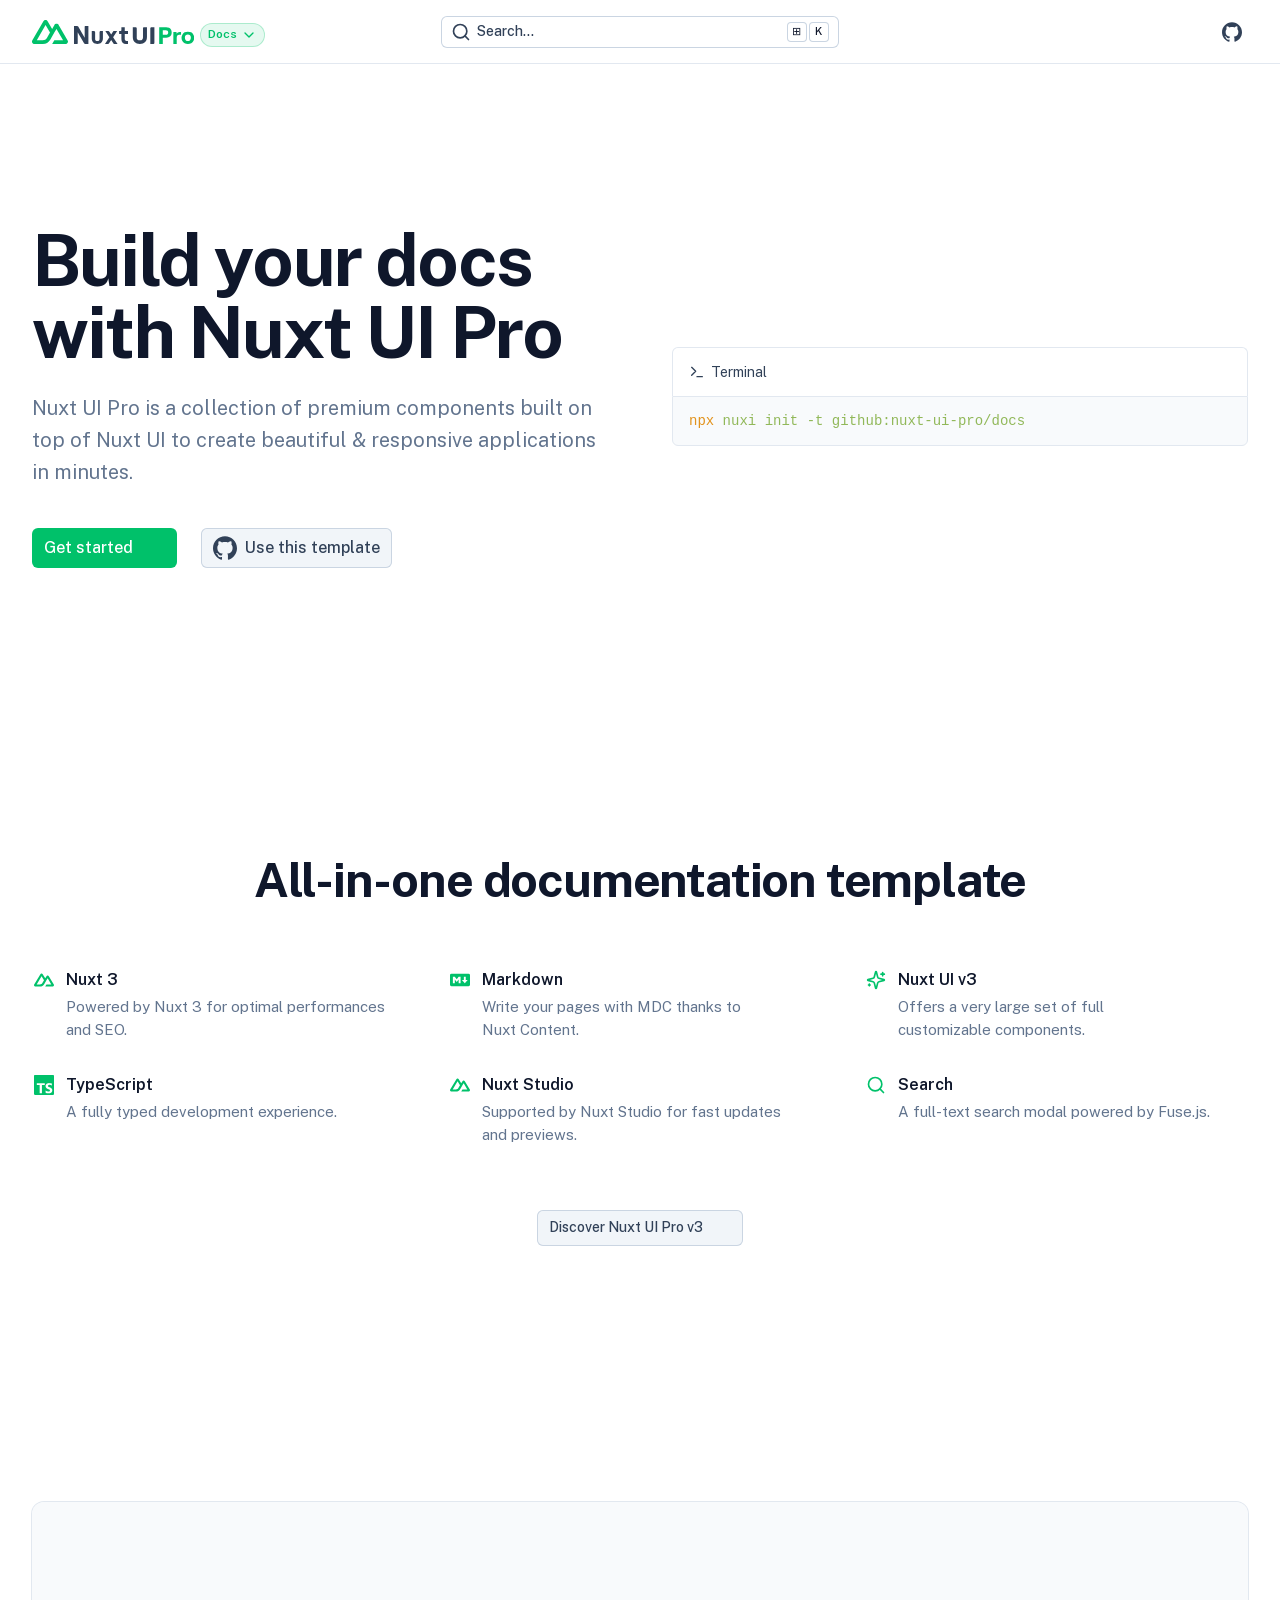
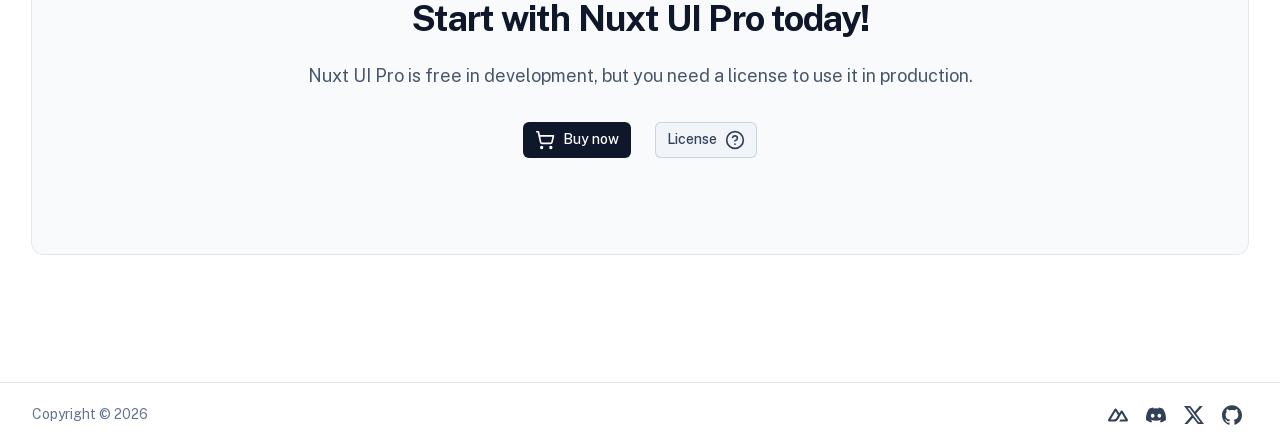
<file: index.html>
<!DOCTYPE html><html  lang="en"><head><meta charset="utf-8"><meta name="viewport" content="width=device-width, initial-scale=1"><style id="nuxt-ui-colors" type="text/css">@layer base {
  :root {
  --ui-color-primary-50: var(--color-green-50);
  --ui-color-primary-100: var(--color-green-100);
  --ui-color-primary-200: var(--color-green-200);
  --ui-color-primary-300: var(--color-green-300);
  --ui-color-primary-400: var(--color-green-400);
  --ui-color-primary-500: var(--color-green-500);
  --ui-color-primary-600: var(--color-green-600);
  --ui-color-primary-700: var(--color-green-700);
  --ui-color-primary-800: var(--color-green-800);
  --ui-color-primary-900: var(--color-green-900);
  --ui-color-primary-950: var(--color-green-950);
  --ui-color-secondary-50: var(--color-blue-50);
  --ui-color-secondary-100: var(--color-blue-100);
  --ui-color-secondary-200: var(--color-blue-200);
  --ui-color-secondary-300: var(--color-blue-300);
  --ui-color-secondary-400: var(--color-blue-400);
  --ui-color-secondary-500: var(--color-blue-500);
  --ui-color-secondary-600: var(--color-blue-600);
  --ui-color-secondary-700: var(--color-blue-700);
  --ui-color-secondary-800: var(--color-blue-800);
  --ui-color-secondary-900: var(--color-blue-900);
  --ui-color-secondary-950: var(--color-blue-950);
  --ui-color-success-50: var(--color-green-50);
  --ui-color-success-100: var(--color-green-100);
  --ui-color-success-200: var(--color-green-200);
  --ui-color-success-300: var(--color-green-300);
  --ui-color-success-400: var(--color-green-400);
  --ui-color-success-500: var(--color-green-500);
  --ui-color-success-600: var(--color-green-600);
  --ui-color-success-700: var(--color-green-700);
  --ui-color-success-800: var(--color-green-800);
  --ui-color-success-900: var(--color-green-900);
  --ui-color-success-950: var(--color-green-950);
  --ui-color-info-50: var(--color-blue-50);
  --ui-color-info-100: var(--color-blue-100);
  --ui-color-info-200: var(--color-blue-200);
  --ui-color-info-300: var(--color-blue-300);
  --ui-color-info-400: var(--color-blue-400);
  --ui-color-info-500: var(--color-blue-500);
  --ui-color-info-600: var(--color-blue-600);
  --ui-color-info-700: var(--color-blue-700);
  --ui-color-info-800: var(--color-blue-800);
  --ui-color-info-900: var(--color-blue-900);
  --ui-color-info-950: var(--color-blue-950);
  --ui-color-warning-50: var(--color-yellow-50);
  --ui-color-warning-100: var(--color-yellow-100);
  --ui-color-warning-200: var(--color-yellow-200);
  --ui-color-warning-300: var(--color-yellow-300);
  --ui-color-warning-400: var(--color-yellow-400);
  --ui-color-warning-500: var(--color-yellow-500);
  --ui-color-warning-600: var(--color-yellow-600);
  --ui-color-warning-700: var(--color-yellow-700);
  --ui-color-warning-800: var(--color-yellow-800);
  --ui-color-warning-900: var(--color-yellow-900);
  --ui-color-warning-950: var(--color-yellow-950);
  --ui-color-error-50: var(--color-red-50);
  --ui-color-error-100: var(--color-red-100);
  --ui-color-error-200: var(--color-red-200);
  --ui-color-error-300: var(--color-red-300);
  --ui-color-error-400: var(--color-red-400);
  --ui-color-error-500: var(--color-red-500);
  --ui-color-error-600: var(--color-red-600);
  --ui-color-error-700: var(--color-red-700);
  --ui-color-error-800: var(--color-red-800);
  --ui-color-error-900: var(--color-red-900);
  --ui-color-error-950: var(--color-red-950);
  --ui-color-neutral-50: var(--color-slate-50);
  --ui-color-neutral-100: var(--color-slate-100);
  --ui-color-neutral-200: var(--color-slate-200);
  --ui-color-neutral-300: var(--color-slate-300);
  --ui-color-neutral-400: var(--color-slate-400);
  --ui-color-neutral-500: var(--color-slate-500);
  --ui-color-neutral-600: var(--color-slate-600);
  --ui-color-neutral-700: var(--color-slate-700);
  --ui-color-neutral-800: var(--color-slate-800);
  --ui-color-neutral-900: var(--color-slate-900);
  --ui-color-neutral-950: var(--color-slate-950);
  }
  :root, .light {
  --ui-primary: var(--ui-color-primary-500);
  --ui-secondary: var(--ui-color-secondary-500);
  --ui-success: var(--ui-color-success-500);
  --ui-info: var(--ui-color-info-500);
  --ui-warning: var(--ui-color-warning-500);
  --ui-error: var(--ui-color-error-500);
  }
  .dark {
  --ui-primary: var(--ui-color-primary-400);
  --ui-secondary: var(--ui-color-secondary-400);
  --ui-success: var(--ui-color-success-400);
  --ui-info: var(--ui-color-info-400);
  --ui-warning: var(--ui-color-warning-400);
  --ui-error: var(--ui-color-error-400);
  }
}</style><title>Nuxt UI Pro - Docs template</title><style>/*! tailwindcss v4.0.13 | MIT License | https://tailwindcss.com */.shiki span.line{display:block}.shiki span.line.highlight{background-color:color-mix(in oklab,var(--ui-bg-accented)50%,transparent);margin:0 -16px;padding:0 16px}</style><link rel="stylesheet" href="/_nuxt/entry.Dt73NTf8.css" crossorigin><style>@layer components {:where(.i-lucide\:chevron-down){display:inline-block;width:1em;height:1em;background-color:currentColor;-webkit-mask-image:var(--svg);mask-image:var(--svg);-webkit-mask-repeat:no-repeat;mask-repeat:no-repeat;-webkit-mask-size:100% 100%;mask-size:100% 100%;--svg:url("data:image/svg+xml,%3Csvg xmlns='http://www.w3.org/2000/svg' viewBox='0 0 24 24' width='24' height='24'%3E%3Cpath fill='none' stroke='black' stroke-linecap='round' stroke-linejoin='round' stroke-width='2' d='m6 9l6 6l6-6'/%3E%3C/svg%3E")}:where(.i-lucide\:circle-help){display:inline-block;width:1em;height:1em;background-color:currentColor;-webkit-mask-image:var(--svg);mask-image:var(--svg);-webkit-mask-repeat:no-repeat;mask-repeat:no-repeat;-webkit-mask-size:100% 100%;mask-size:100% 100%;--svg:url("data:image/svg+xml,%3Csvg xmlns='http://www.w3.org/2000/svg' viewBox='0 0 24 24' width='24' height='24'%3E%3Cg fill='none' stroke='black' stroke-linecap='round' stroke-linejoin='round' stroke-width='2'%3E%3Ccircle cx='12' cy='12' r='10'/%3E%3Cpath d='M9.09 9a3 3 0 0 1 5.83 1c0 2-3 3-3 3m.08 4h.01'/%3E%3C/g%3E%3C/svg%3E")}:where(.i-lucide\:copy){display:inline-block;width:1em;height:1em;background-color:currentColor;-webkit-mask-image:var(--svg);mask-image:var(--svg);-webkit-mask-repeat:no-repeat;mask-repeat:no-repeat;-webkit-mask-size:100% 100%;mask-size:100% 100%;--svg:url("data:image/svg+xml,%3Csvg xmlns='http://www.w3.org/2000/svg' viewBox='0 0 24 24' width='24' height='24'%3E%3Cg fill='none' stroke='black' stroke-linecap='round' stroke-linejoin='round' stroke-width='2'%3E%3Crect width='14' height='14' x='8' y='8' rx='2' ry='2'/%3E%3Cpath d='M4 16c-1.1 0-2-.9-2-2V4c0-1.1.9-2 2-2h10c1.1 0 2 .9 2 2'/%3E%3C/g%3E%3C/svg%3E")}:where(.i-lucide\:menu){display:inline-block;width:1em;height:1em;background-color:currentColor;-webkit-mask-image:var(--svg);mask-image:var(--svg);-webkit-mask-repeat:no-repeat;mask-repeat:no-repeat;-webkit-mask-size:100% 100%;mask-size:100% 100%;--svg:url("data:image/svg+xml,%3Csvg xmlns='http://www.w3.org/2000/svg' viewBox='0 0 24 24' width='24' height='24'%3E%3Cpath fill='none' stroke='black' stroke-linecap='round' stroke-linejoin='round' stroke-width='2' d='M4 12h16M4 6h16M4 18h16'/%3E%3C/svg%3E")}:where(.i-lucide\:search){display:inline-block;width:1em;height:1em;background-color:currentColor;-webkit-mask-image:var(--svg);mask-image:var(--svg);-webkit-mask-repeat:no-repeat;mask-repeat:no-repeat;-webkit-mask-size:100% 100%;mask-size:100% 100%;--svg:url("data:image/svg+xml,%3Csvg xmlns='http://www.w3.org/2000/svg' viewBox='0 0 24 24' width='24' height='24'%3E%3Cg fill='none' stroke='black' stroke-linecap='round' stroke-linejoin='round' stroke-width='2'%3E%3Ccircle cx='11' cy='11' r='8'/%3E%3Cpath d='m21 21l-4.3-4.3'/%3E%3C/g%3E%3C/svg%3E")}:where(.i-lucide\:shopping-cart){display:inline-block;width:1em;height:1em;background-color:currentColor;-webkit-mask-image:var(--svg);mask-image:var(--svg);-webkit-mask-repeat:no-repeat;mask-repeat:no-repeat;-webkit-mask-size:100% 100%;mask-size:100% 100%;--svg:url("data:image/svg+xml,%3Csvg xmlns='http://www.w3.org/2000/svg' viewBox='0 0 24 24' width='24' height='24'%3E%3Cg fill='none' stroke='black' stroke-linecap='round' stroke-linejoin='round' stroke-width='2'%3E%3Ccircle cx='8' cy='21' r='1'/%3E%3Ccircle cx='19' cy='21' r='1'/%3E%3Cpath d='M2.05 2.05h2l2.66 12.42a2 2 0 0 0 2 1.58h9.78a2 2 0 0 0 1.95-1.57l1.65-7.43H5.12'/%3E%3C/g%3E%3C/svg%3E")}:where(.i-lucide\:sparkles){display:inline-block;width:1em;height:1em;background-color:currentColor;-webkit-mask-image:var(--svg);mask-image:var(--svg);-webkit-mask-repeat:no-repeat;mask-repeat:no-repeat;-webkit-mask-size:100% 100%;mask-size:100% 100%;--svg:url("data:image/svg+xml,%3Csvg xmlns='http://www.w3.org/2000/svg' viewBox='0 0 24 24' width='24' height='24'%3E%3Cpath fill='none' stroke='black' stroke-linecap='round' stroke-linejoin='round' stroke-width='2' d='M9.937 15.5A2 2 0 0 0 8.5 14.063l-6.135-1.582a.5.5 0 0 1 0-.962L8.5 9.936A2 2 0 0 0 9.937 8.5l1.582-6.135a.5.5 0 0 1 .963 0L14.063 8.5A2 2 0 0 0 15.5 9.937l6.135 1.581a.5.5 0 0 1 0 .964L15.5 14.063a2 2 0 0 0-1.437 1.437l-1.582 6.135a.5.5 0 0 1-.963 0zM20 3v4m2-2h-4M4 17v2m1-1H3'/%3E%3C/svg%3E")}:where(.i-lucide\:terminal){display:inline-block;width:1em;height:1em;background-color:currentColor;-webkit-mask-image:var(--svg);mask-image:var(--svg);-webkit-mask-repeat:no-repeat;mask-repeat:no-repeat;-webkit-mask-size:100% 100%;mask-size:100% 100%;--svg:url("data:image/svg+xml,%3Csvg xmlns='http://www.w3.org/2000/svg' viewBox='0 0 24 24' width='24' height='24'%3E%3Cpath fill='none' stroke='black' stroke-linecap='round' stroke-linejoin='round' stroke-width='2' d='m4 17l6-6l-6-6m8 14h8'/%3E%3C/svg%3E")}:where(.i-simple-icons\:discord){display:inline-block;width:1em;height:1em;background-color:currentColor;-webkit-mask-image:var(--svg);mask-image:var(--svg);-webkit-mask-repeat:no-repeat;mask-repeat:no-repeat;-webkit-mask-size:100% 100%;mask-size:100% 100%;--svg:url("data:image/svg+xml,%3Csvg xmlns='http://www.w3.org/2000/svg' viewBox='0 0 24 24' width='24' height='24'%3E%3Cpath fill='black' d='M20.317 4.37a19.8 19.8 0 0 0-4.885-1.515a.074.074 0 0 0-.079.037c-.21.375-.444.864-.608 1.25a18.3 18.3 0 0 0-5.487 0a13 13 0 0 0-.617-1.25a.08.08 0 0 0-.079-.037A19.7 19.7 0 0 0 3.677 4.37a.1.1 0 0 0-.032.027C.533 9.046-.32 13.58.099 18.057a.08.08 0 0 0 .031.057a19.9 19.9 0 0 0 5.993 3.03a.08.08 0 0 0 .084-.028a14 14 0 0 0 1.226-1.994a.076.076 0 0 0-.041-.106a13 13 0 0 1-1.872-.892a.077.077 0 0 1-.008-.128a10 10 0 0 0 .372-.292a.07.07 0 0 1 .077-.01c3.928 1.793 8.18 1.793 12.062 0a.07.07 0 0 1 .078.01q.181.149.373.292a.077.077 0 0 1-.006.127a12.3 12.3 0 0 1-1.873.892a.077.077 0 0 0-.041.107c.36.698.772 1.362 1.225 1.993a.08.08 0 0 0 .084.028a19.8 19.8 0 0 0 6.002-3.03a.08.08 0 0 0 .032-.054c.5-5.177-.838-9.674-3.549-13.66a.06.06 0 0 0-.031-.03M8.02 15.33c-1.182 0-2.157-1.085-2.157-2.419c0-1.333.956-2.419 2.157-2.419c1.21 0 2.176 1.096 2.157 2.42c0 1.333-.956 2.418-2.157 2.418m7.975 0c-1.183 0-2.157-1.085-2.157-2.419c0-1.333.955-2.419 2.157-2.419c1.21 0 2.176 1.096 2.157 2.42c0 1.333-.946 2.418-2.157 2.418'/%3E%3C/svg%3E")}:where(.i-simple-icons\:github){display:inline-block;width:1em;height:1em;background-color:currentColor;-webkit-mask-image:var(--svg);mask-image:var(--svg);-webkit-mask-repeat:no-repeat;mask-repeat:no-repeat;-webkit-mask-size:100% 100%;mask-size:100% 100%;--svg:url("data:image/svg+xml,%3Csvg xmlns='http://www.w3.org/2000/svg' viewBox='0 0 24 24' width='24' height='24'%3E%3Cpath fill='black' d='M12 .297c-6.63 0-12 5.373-12 12c0 5.303 3.438 9.8 8.205 11.385c.6.113.82-.258.82-.577c0-.285-.01-1.04-.015-2.04c-3.338.724-4.042-1.61-4.042-1.61C4.422 18.07 3.633 17.7 3.633 17.7c-1.087-.744.084-.729.084-.729c1.205.084 1.838 1.236 1.838 1.236c1.07 1.835 2.809 1.305 3.495.998c.108-.776.417-1.305.76-1.605c-2.665-.3-5.466-1.332-5.466-5.93c0-1.31.465-2.38 1.235-3.22c-.135-.303-.54-1.523.105-3.176c0 0 1.005-.322 3.3 1.23c.96-.267 1.98-.399 3-.405c1.02.006 2.04.138 3 .405c2.28-1.552 3.285-1.23 3.285-1.23c.645 1.653.24 2.873.12 3.176c.765.84 1.23 1.91 1.23 3.22c0 4.61-2.805 5.625-5.475 5.92c.42.36.81 1.096.81 2.22c0 1.606-.015 2.896-.015 3.286c0 .315.21.69.825.57C20.565 22.092 24 17.592 24 12.297c0-6.627-5.373-12-12-12'/%3E%3C/svg%3E")}:where(.i-simple-icons\:markdown){display:inline-block;width:1em;height:1em;background-color:currentColor;-webkit-mask-image:var(--svg);mask-image:var(--svg);-webkit-mask-repeat:no-repeat;mask-repeat:no-repeat;-webkit-mask-size:100% 100%;mask-size:100% 100%;--svg:url("data:image/svg+xml,%3Csvg xmlns='http://www.w3.org/2000/svg' viewBox='0 0 24 24' width='24' height='24'%3E%3Cpath fill='black' d='M22.27 19.385H1.73A1.73 1.73 0 0 1 0 17.655V6.345a1.73 1.73 0 0 1 1.73-1.73h20.54A1.73 1.73 0 0 1 24 6.345v11.308a1.73 1.73 0 0 1-1.73 1.731zM5.769 15.923v-4.5l2.308 2.885l2.307-2.885v4.5h2.308V8.078h-2.308l-2.307 2.885l-2.308-2.885H3.46v7.847zM21.232 12h-2.309V8.077h-2.307V12h-2.308l3.461 4.039z'/%3E%3C/svg%3E")}:where(.i-simple-icons\:nuxt){display:inline-block;width:1em;height:1em;background-color:currentColor;-webkit-mask-image:var(--svg);mask-image:var(--svg);-webkit-mask-repeat:no-repeat;mask-repeat:no-repeat;-webkit-mask-size:100% 100%;mask-size:100% 100%;--svg:url("data:image/svg+xml,%3Csvg xmlns='http://www.w3.org/2000/svg' viewBox='0 0 24 24' width='24' height='24'%3E%3Cpath fill='black' d='M13.464 19.83h8.922c.283 0 .562-.073.807-.21a1.6 1.6 0 0 0 .591-.574a1.53 1.53 0 0 0 .216-.783a1.53 1.53 0 0 0-.217-.782L17.792 7.414a1.6 1.6 0 0 0-.591-.573a1.65 1.65 0 0 0-.807-.21c-.283 0-.562.073-.807.21a1.6 1.6 0 0 0-.59.573L13.463 9.99L10.47 4.953a1.6 1.6 0 0 0-.591-.573a1.65 1.65 0 0 0-.807-.21c-.284 0-.562.073-.807.21a1.6 1.6 0 0 0-.591.573L.216 17.481a1.53 1.53 0 0 0-.217.782c0 .275.074.545.216.783a1.6 1.6 0 0 0 .59.574c.246.137.525.21.808.21h5.6c2.22 0 3.856-.946 4.982-2.79l2.733-4.593l1.464-2.457l4.395 7.382h-5.859Zm-6.341-2.46l-3.908-.002l5.858-9.842l2.923 4.921l-1.957 3.29c-.748 1.196-1.597 1.632-2.916 1.632'/%3E%3C/svg%3E")}:where(.i-simple-icons\:nuxtdotjs){display:inline-block;width:1em;height:1em;background-color:currentColor;-webkit-mask-image:var(--svg);mask-image:var(--svg);-webkit-mask-repeat:no-repeat;mask-repeat:no-repeat;-webkit-mask-size:100% 100%;mask-size:100% 100%;--svg:url("data:image/svg+xml,%3Csvg xmlns='http://www.w3.org/2000/svg' viewBox='0 0 24 24' width='24' height='24'%3E%3Cpath fill='black' d='M13.464 19.83h8.922c.283 0 .562-.073.807-.21a1.6 1.6 0 0 0 .591-.574a1.53 1.53 0 0 0 .216-.783a1.53 1.53 0 0 0-.217-.782L17.792 7.414a1.6 1.6 0 0 0-.591-.573a1.65 1.65 0 0 0-.807-.21c-.283 0-.562.073-.807.21a1.6 1.6 0 0 0-.59.573L13.463 9.99L10.47 4.953a1.6 1.6 0 0 0-.591-.573a1.65 1.65 0 0 0-.807-.21c-.284 0-.562.073-.807.21a1.6 1.6 0 0 0-.591.573L.216 17.481a1.53 1.53 0 0 0-.217.782c0 .275.074.545.216.783a1.6 1.6 0 0 0 .59.574c.246.137.525.21.808.21h5.6c2.22 0 3.856-.946 4.982-2.79l2.733-4.593l1.464-2.457l4.395 7.382h-5.859Zm-6.341-2.46l-3.908-.002l5.858-9.842l2.923 4.921l-1.957 3.29c-.748 1.196-1.597 1.632-2.916 1.632'/%3E%3C/svg%3E")}:where(.i-simple-icons\:typescript){display:inline-block;width:1em;height:1em;background-color:currentColor;-webkit-mask-image:var(--svg);mask-image:var(--svg);-webkit-mask-repeat:no-repeat;mask-repeat:no-repeat;-webkit-mask-size:100% 100%;mask-size:100% 100%;--svg:url("data:image/svg+xml,%3Csvg xmlns='http://www.w3.org/2000/svg' viewBox='0 0 24 24' width='24' height='24'%3E%3Cpath fill='black' d='M1.125 0C.502 0 0 .502 0 1.125v21.75C0 23.498.502 24 1.125 24h21.75c.623 0 1.125-.502 1.125-1.125V1.125C24 .502 23.498 0 22.875 0zm17.363 9.75q.918 0 1.627.111a6.4 6.4 0 0 1 1.306.34v2.458a4 4 0 0 0-.643-.361a5 5 0 0 0-.717-.26a5.5 5.5 0 0 0-1.426-.2q-.45 0-.819.086a2.1 2.1 0 0 0-.623.242q-.254.156-.393.374a.9.9 0 0 0-.14.49q0 .294.156.529q.156.234.443.444c.287.21.423.276.696.41q.41.203.926.416q.705.296 1.266.628q.561.333.963.753q.402.418.614.957q.213.538.214 1.253q0 .986-.373 1.656a3 3 0 0 1-1.012 1.085a4.4 4.4 0 0 1-1.487.596q-.85.18-1.79.18a10 10 0 0 1-1.84-.164a5.5 5.5 0 0 1-1.512-.493v-2.63a5.03 5.03 0 0 0 3.237 1.2q.5 0 .872-.09q.373-.09.623-.25q.249-.162.373-.38a1.02 1.02 0 0 0-.074-1.089a2.1 2.1 0 0 0-.537-.5a5.6 5.6 0 0 0-.807-.444a28 28 0 0 0-1.007-.436q-1.377-.575-2.053-1.405t-.676-2.005q0-.92.369-1.582q.368-.662 1.004-1.089a4.5 4.5 0 0 1 1.47-.629a7.5 7.5 0 0 1 1.77-.201m-15.113.188h9.563v2.166H9.506v9.646H6.789v-9.646H3.375z'/%3E%3C/svg%3E")}:where(.i-simple-icons\:x){display:inline-block;width:1em;height:1em;background-color:currentColor;-webkit-mask-image:var(--svg);mask-image:var(--svg);-webkit-mask-repeat:no-repeat;mask-repeat:no-repeat;-webkit-mask-size:100% 100%;mask-size:100% 100%;--svg:url("data:image/svg+xml,%3Csvg xmlns='http://www.w3.org/2000/svg' viewBox='0 0 24 24' width='24' height='24'%3E%3Cpath fill='black' d='M18.901 1.153h3.68l-8.04 9.19L24 22.846h-7.406l-5.8-7.584l-6.638 7.584H.474l8.6-9.83L0 1.154h7.594l5.243 6.932ZM17.61 20.644h2.039L6.486 3.24H4.298Z'/%3E%3C/svg%3E")}}</style><link rel="preload" as="fetch" crossorigin="anonymous" href="/_payload.json?8ffdb332-2621-4a19-bb2b-e8dd142c1842"><link rel="modulepreload" as="script" crossorigin href="/_nuxt/CKwEYCqY.js"><link rel="modulepreload" as="script" crossorigin href="/_nuxt/BRFWPetc.js"><link rel="modulepreload" as="script" crossorigin href="/_nuxt/CNbfNcdW.js"><link rel="modulepreload" as="script" crossorigin href="/_nuxt/C2bHYaEW.js"><link rel="modulepreload" as="script" crossorigin href="/_nuxt/CLQ_GmOW.js"><link rel="modulepreload" as="script" crossorigin href="/_nuxt/DhAbbC_B.js"><link rel="modulepreload" as="script" crossorigin href="/_nuxt/DWjheED1.js"><link rel="modulepreload" as="script" crossorigin href="/_nuxt/CWru6l-W.js"><link rel="modulepreload" as="script" crossorigin href="/_nuxt/B5SXtn7u.js"><link rel="modulepreload" as="script" crossorigin href="/_nuxt/BSi9Yglq.js"><link rel="preload" as="fetch" fetchpriority="low" crossorigin="anonymous" href="/_nuxt/builds/meta/8ffdb332-2621-4a19-bb2b-e8dd142c1842.json"><link rel="prefetch" as="style" crossorigin href="/_nuxt/index.CQDS1B24.css"><link rel="prefetch" as="script" crossorigin href="/_nuxt/DpRVoEgC.js"><link rel="prefetch" as="script" crossorigin href="/_nuxt/BfH-zgiG.js"><link rel="prefetch" as="script" crossorigin href="/_nuxt/CJT5z6xe.js"><link rel="prefetch" as="script" crossorigin href="/_nuxt/CXlwS7Wv.js"><link rel="prefetch" as="script" crossorigin href="/_nuxt/D1Tsdsau.js"><link rel="prefetch" as="script" crossorigin href="/_nuxt/WYGZp34Q.js"><link rel="icon" href="/favicon.ico"><meta property="og:site_name" content="Nuxt UI Pro - Docs template"><meta name="twitter:card" content="summary_large_image"><meta property="og:title" content="Nuxt UI Pro - Docs template"><meta name="description" content="Nuxt UI Pro is a collection of premium Vue components built on top of Nuxt UI to create beautiful & responsive Nuxt applications in minutes."><meta property="og:description" content="Nuxt UI Pro is a collection of premium Vue components built on top of Nuxt UI to create beautiful & responsive Nuxt applications in minutes."><meta property="og:image" content="https://docs-template.nuxt.dev/social-card.png"><meta name="twitter:image" content="https://docs-template.nuxt.dev/social-card.png"><script type="module" src="/_nuxt/CKwEYCqY.js" crossorigin></script><script>"use strict";(()=>{const t=window,e=document.documentElement,c=["dark","light"],n=getStorageValue("localStorage","nuxt-color-mode")||"system";let i=n==="system"?u():n;const r=e.getAttribute("data-color-mode-forced");r&&(i=r),l(i),t["__NUXT_COLOR_MODE__"]={preference:n,value:i,getColorScheme:u,addColorScheme:l,removeColorScheme:d};function l(o){const s=""+o+"",a="";e.classList?e.classList.add(s):e.className+=" "+s,a&&e.setAttribute("data-"+a,o)}function d(o){const s=""+o+"",a="";e.classList?e.classList.remove(s):e.className=e.className.replace(new RegExp(s,"g"),""),a&&e.removeAttribute("data-"+a)}function f(o){return t.matchMedia("(prefers-color-scheme"+o+")")}function u(){if(t.matchMedia&&f("").media!=="not all"){for(const o of c)if(f(":"+o).matches)return o}return"light"}})();function getStorageValue(t,e){switch(t){case"localStorage":return window.localStorage.getItem(e);case"sessionStorage":return window.sessionStorage.getItem(e);case"cookie":return getCookie(e);default:return null}}function getCookie(t){const c=("; "+window.document.cookie).split("; "+t+"=");if(c.length===2)return c.pop()?.split(";").shift()}</script></head><body><div id="__nuxt" class="isolate"><!--[--><!--[--><!--[--><!--[--><!--[--><div class="nuxt-loading-indicator" style="position:fixed;top:0;right:0;left:0;pointer-events:none;width:auto;height:3px;opacity:0;background:repeating-linear-gradient(to right,#00dc82 0%,#34cdfe 50%,#0047e1 100%);background-size:Infinity% auto;transform:scaleX(0%);transform-origin:left;transition:transform 0.1s, height 0.4s, opacity 0.4s;z-index:999999;"></div><!--[--><!----><!----><!----><header class="bg-(--ui-bg)/75 backdrop-blur border-b border-(--ui-border) h-(--ui-header-height) sticky top-0 z-50"><!--[--><!--]--><div class="max-w-(--ui-container) mx-auto px-4 sm:px-6 lg:px-8 flex items-center justify-between gap-3 h-full"><!--[--><div class="lg:flex-1 flex items-center gap-1.5"><!----><!--[--><a aria-current="page" href="/" class="router-link-active router-link-exact-active"><svg width="1352" height="200" viewbox="0 0 1352 200" fill="none" xmlns="http://www.w3.org/2000/svg" class="w-auto h-6 shrink-0"><path d="M377 200C379.16 200 381 198.209 381 196V103C381 103 386 112 395 127L434 194C435.785 197.74 439.744 200 443 200H470V50H443C441.202 50 439 51.4941 439 54V148L421 116L385 55C383.248 51.8912 379.479 50 376 50H350V200H377Z" fill="currentColor"></path><path d="M726 92H739C742.314 92 745 89.3137 745 86V60H773V92H800V116H773V159C773 169.5 778.057 174 787 174H800V200H783C759.948 200 745 185.071 745 160V116H726V92Z" fill="currentColor"></path><path d="M591 92V154C591 168.004 585.742 179.809 578 188C570.258 196.191 559.566 200 545 200C530.434 200 518.742 196.191 511 188C503.389 179.809 498 168.004 498 154V92H514C517.412 92 520.769 92.622 523 95C525.231 97.2459 526 98.5652 526 102V154C526 162.059 526.457 167.037 530 171C533.543 174.831 537.914 176 545 176C552.217 176 555.457 174.831 559 171C562.543 167.037 563 162.059 563 154V102C563 98.5652 563.769 96.378 566 94C567.96 91.9107 570.028 91.9599 573 92C573.411 92.0055 574.586 92 575 92H591Z" fill="currentColor"></path><path d="M676 144L710 92H684C680.723 92 677.812 93.1758 676 96L660 120L645 97C643.188 94.1758 639.277 92 636 92H611L645 143L608 200H634C637.25 200 640.182 196.787 642 194L660 167L679 195C680.818 197.787 683.75 200 687 200H713L676 144Z" fill="currentColor"></path><path d="M168 200H279C282.542 200 285.932 198.756 289 197C292.068 195.244 295.23 193.041 297 190C298.77 186.959 300.002 183.51 300 179.999C299.998 176.488 298.773 173.04 297 170.001L222 41C220.23 37.96 218.067 35.7552 215 34C211.933 32.2448 207.542 31 204 31C200.458 31 197.067 32.2448 194 34C190.933 35.7552 188.77 37.96 187 41L168 74L130 9.99764C128.228 6.95784 126.068 3.75491 123 2C119.932 0.245087 116.542 0 113 0C109.458 0 106.068 0.245087 103 2C99.9323 3.75491 96.7717 6.95784 95 9.99764L2 170.001C0.226979 173.04 0.00154312 176.488 1.90993e-06 179.999C-0.0015393 183.51 0.229648 186.959 2 190C3.77035 193.04 6.93245 195.244 10 197C13.0675 198.756 16.4578 200 20 200H90C117.737 200 137.925 187.558 152 164L186 105L204 74L259 168H186L168 200ZM89 168H40L113 42L150 105L125.491 147.725C116.144 163.01 105.488 168 89 168Z" fill="var(--ui-primary)"></path><path d="M958 60.0001H938C933.524 60.0001 929.926 59.9395 927 63C924.074 65.8905 925 67.5792 925 72V141C925 151.372 923.648 156.899 919 162C914.352 166.931 908.468 169 899 169C889.705 169 882.648 166.931 878 162C873.352 156.899 873 151.372 873 141V72.0001C873 67.5793 872.926 65.8906 870 63.0001C867.074 59.9396 863.476 60.0001 859 60.0001H840V141C840 159.023 845.016 173.458 855 184C865.156 194.542 879.893 200 899 200C918.107 200 932.844 194.542 943 184C953.156 173.458 958 159.023 958 141V60.0001Z" fill="currentColor"></path><path fill-rule="evenodd" clip-rule="evenodd" d="M1000 60.0233L1020 60V77L1020 128V156.007L1020 181L1020 189.004C1020 192.938 1019.98 194.429 1017 197.001C1014.02 199.725 1009.56 200 1005 200H986.001V181.006L986 130.012V70.0215C986 66.1576 986.016 64.5494 989 62.023C991.819 59.6358 995.437 60.0233 1000 60.0233Z" fill="currentColor"></path><path d="M1060 200V60H1117C1126.67 60 1134.98 61.2896 1142 65C1149.16 68.7104 1155.29 74.3744 1159 81C1162.71 87.6256 1164 95.3867 1164 104C1164 112.481 1162.71 120.374 1159 127C1155.29 133.626 1149.16 138.157 1142 142C1134.98 145.71 1126.67 148 1117 148H1090V200H1060ZM1115 123C1121.63 123 1126.69 121.578 1130 118C1133.31 114.29 1135 109.433 1135 104C1135 98.567 1133.31 93.5778 1130 90C1126.69 86.2896 1121.63 85 1115 85H1090V123H1115Z" fill="var(--ui-primary)"></path><path d="M1226 123C1219.37 123 1214.31 124.965 1211 130C1207.69 135.035 1206 142.122 1206 151V200H1178V100H1200C1203.31 100 1206 102.686 1206 106V116C1208.65 109.904 1211.16 106.518 1215 104C1218.98 101.482 1224.77 100 1231 100H1242V123H1226Z" fill="var(--ui-primary)"></path><path d="M1299 200C1288.93 200 1280.08 197.373 1272 193C1263.92 188.495 1257.51 182.818 1253 175C1248.49 167.049 1246 157.806 1246 148C1246 138.194 1248.49 129.818 1253 122C1257.51 114.049 1263.92 107.373 1272 103C1280.08 98.4946 1288.93 97 1299 97C1309.07 97 1318.92 98.4946 1327 103C1335.08 107.373 1340.49 114.049 1345 122C1349.51 129.818 1352 138.194 1352 148C1352 157.806 1349.51 167.049 1345 175C1340.49 182.818 1335.08 188.495 1327 193C1318.92 197.373 1309.07 200 1299 200ZM1299 176C1306.42 176 1312.36 173.168 1317 168C1321.64 162.832 1324 156.216 1324 148C1324 139.652 1321.64 133.168 1317 128C1312.36 122.832 1306.42 120 1299 120C1291.58 120 1285.64 122.832 1281 128C1276.36 133.168 1274 139.652 1274 148C1274 156.216 1276.36 162.832 1281 168C1285.64 173.168 1291.58 176 1299 176Z" fill="var(--ui-primary)"></path></svg></a><!--[--><!--[--><!--[--><!--[--><!--[--><button type="button" id="reka-dropdown-menu-trigger-v-0-0" aria-haspopup="menu" aria-expanded="false" data-state="closed" class="inline-flex items-center focus:outline-hidden disabled:cursor-not-allowed aria-disabled:cursor-not-allowed disabled:opacity-75 aria-disabled:opacity-75 transition-colors px-2 py-1 text-xs gap-1 text-(--ui-primary) ring ring-inset ring-(--ui-primary)/25 bg-(--ui-primary)/10 hover:bg-(--ui-primary)/15 disabled:bg-(--ui-primary)/10 aria-disabled:bg-(--ui-primary)/10 focus-visible:ring-2 focus-visible:ring-(--ui-primary) -mb-[6px] font-semibold rounded-full truncate"><!--[--><!--[--><!----><!--]--><!--[--><span class="truncate">Docs</span><!--]--><!--[--><span class="iconify i-lucide:chevron-down shrink-0 size-4 transition-transform duration-200" aria-hidden="true" style=""></span><!--]--><!--]--></button><!--]--><!--]--><!--[--><!----><!----><!--]--><!--]--><!--]--><!--]--><!--]--></div><div class="hidden lg:flex flex-1"><!--[--><!--[--><!--[--><button type="button" class="rounded-[calc(var(--ui-radius)*1.5)] font-medium inline-flex items-center focus:outline-hidden disabled:cursor-not-allowed aria-disabled:cursor-not-allowed disabled:opacity-75 aria-disabled:opacity-75 transition-colors px-2.5 py-1.5 text-sm gap-1.5 ring ring-inset ring-(--ui-border-accented) text-(--ui-text) bg-(--ui-bg) hover:bg-(--ui-bg-elevated) disabled:bg-(--ui-bg) aria-disabled:bg-(--ui-bg) focus-visible:ring-2 focus-visible:ring-(--ui-border-inverted) w-full"><!--[--><!--[--><span class="iconify i-lucide:search shrink-0 size-5" aria-hidden="true" style=""></span><!--]--><!--[--><span class="truncate">Search...</span><!--]--><!--[--><!--[--><div class="flex items-center gap-0.5 ms-auto"><kbd class="inline-flex items-center justify-center px-1 rounded-(--ui-radius) font-medium font-sans bg-(--ui-bg) text-(--ui-text-highlighted) ring ring-inset ring-(--ui-border-accented) h-5 min-w-[20px] text-[11px]"><!--[--> <!--]--></kbd><kbd class="inline-flex items-center justify-center px-1 rounded-(--ui-radius) font-medium font-sans bg-(--ui-bg) text-(--ui-text-highlighted) ring ring-inset ring-(--ui-border-accented) h-5 min-w-[20px] text-[11px]"><!--[-->K<!--]--></kbd></div><!--]--><!--]--><!--]--></button><!--]--><!--]--><!--]--></div><div class="flex items-center justify-end lg:flex-1 gap-1.5"><!--[--><!--[--><!--[--><button type="button" aria-label="Search..." class="rounded-[calc(var(--ui-radius)*1.5)] font-medium inline-flex items-center focus:outline-hidden disabled:cursor-not-allowed aria-disabled:cursor-not-allowed disabled:opacity-75 aria-disabled:opacity-75 transition-colors text-sm gap-1.5 text-(--ui-text) hover:bg-(--ui-bg-elevated) focus-visible:bg-(--ui-bg-elevated) hover:disabled:bg-transparent dark:hover:disabled:bg-transparent hover:aria-disabled:bg-transparent dark:hover:aria-disabled:bg-transparent p-1.5 lg:hidden"><!--[--><!--[--><span class="iconify i-lucide:search shrink-0 size-5" aria-hidden="true" style=""></span><!--]--><!--[--><!----><!--]--><!--[--><!----><!--]--><!--]--></button><!--]--><!--]--><!--[--><!--[--><div class="size-8"></div><!--]--><!--]--><!--[--><!--[--><!--[--><a href="https://github.com/nuxt-ui-pro/docs" rel="noopener noreferrer" target="_blank" aria-label="GitHub" class="rounded-[calc(var(--ui-radius)*1.5)] font-medium inline-flex items-center focus:outline-hidden disabled:cursor-not-allowed aria-disabled:cursor-not-allowed disabled:opacity-75 aria-disabled:opacity-75 transition-colors text-sm gap-1.5 text-(--ui-text) hover:bg-(--ui-bg-elevated) focus-visible:bg-(--ui-bg-elevated) hover:disabled:bg-transparent dark:hover:disabled:bg-transparent hover:aria-disabled:bg-transparent dark:hover:aria-disabled:bg-transparent p-1.5"><!--[--><!--[--><span class="iconify i-simple-icons:github shrink-0 size-5" aria-hidden="true" style=""></span><!--]--><!--[--><!----><!--]--><!--[--><!----><!--]--><!--]--></a><!--]--><!--]--><!--]--><!--]--><!--[--><!--[--><!--[--><button type="button" aria-label="Open menu" class="rounded-[calc(var(--ui-radius)*1.5)] font-medium inline-flex items-center focus:outline-hidden disabled:cursor-not-allowed aria-disabled:cursor-not-allowed disabled:opacity-75 aria-disabled:opacity-75 transition-colors text-sm gap-1.5 text-(--ui-text) hover:bg-(--ui-bg-elevated) focus-visible:bg-(--ui-bg-elevated) hover:disabled:bg-transparent dark:hover:disabled:bg-transparent hover:aria-disabled:bg-transparent dark:hover:aria-disabled:bg-transparent p-1.5 lg:hidden -me-1.5"><!--[--><!--[--><span class="iconify i-lucide:menu shrink-0 size-5" aria-hidden="true" style=""></span><!--]--><!--[--><!----><!--]--><!--[--><!----><!--]--><!--]--></button><!--]--><!--]--><!--]--></div><!--]--></div><!--[--><!--]--></header><!--[--><!----><!----><!--]--><!--]--><main class="min-h-[calc(100vh-var(--ui-header-height))]"><!--[--><!--[--><div><div data-orientation="horizontal" class="relative isolate"><!--[--><!--]--><div class="max-w-(--ui-container) mx-auto px-4 sm:px-6 lg:px-8 flex flex-col lg:grid py-24 sm:py-32 lg:py-40 gap-16 sm:gap-y-24 lg:grid-cols-2 lg:items-center"><!--[--><div class=""><!----><h1 class="text-5xl sm:text-7xl text-pretty tracking-tight font-bold text-(--ui-text-highlighted)"><!--[--><p>Build your docs with Nuxt UI Pro</p><!--]--></h1><div class="text-lg sm:text-xl/8 text-(--ui-text-muted) text-pretty mt-6"><!--[--><p>Nuxt UI Pro is a collection of premium components built on top of Nuxt UI to create beautiful &amp; responsive applications in minutes.</p><!--]--></div><div class="mt-10 flex flex-wrap gap-x-6 gap-y-3"><!--[--><!----><!----><!--]--></div></div><!--[--><div class="relative group [&amp;&gt;pre]:rounded-t-none [&amp;&gt;pre]:my-0 my-5"><div class="flex items-center gap-1.5 border border-(--ui-border-muted) bg-(--ui-bg) border-b-0 relative rounded-t-[calc(var(--ui-radius)*1.5)] px-4 py-3"><span class="iconify i-lucide:terminal size-4 shrink-0" aria-hidden="true" style=""></span><span class="text-(--ui-text) text-sm/6">Terminal</span></div><!--[--><!--[--><button type="button" aria-label="Copy code to clipboard" tabindex="-1" class="rounded-[calc(var(--ui-radius)*1.5)] font-medium inline-flex items-center focus:outline-hidden disabled:cursor-not-allowed aria-disabled:cursor-not-allowed disabled:opacity-75 aria-disabled:opacity-75 text-xs gap-1.5 ring ring-inset ring-(--ui-border-accented) text-(--ui-text) bg-(--ui-bg) hover:bg-(--ui-bg-elevated) disabled:bg-(--ui-bg) aria-disabled:bg-(--ui-bg) focus-visible:ring-2 focus-visible:ring-(--ui-border-inverted) p-1.5 absolute top-[11px] right-[11px] lg:opacity-0 lg:group-hover:opacity-100 transition"><!--[--><!--[--><span class="iconify i-lucide:copy shrink-0 size-4" aria-hidden="true" style=""></span><!--]--><!--[--><!----><!--]--><!--[--><!----><!--]--><!--]--></button><!--]--><!--]--><pre class="group font-mono text-sm/6 border border-(--ui-border-muted) bg-(--ui-bg-muted) rounded-[calc(var(--ui-radius)*1.5)] px-4 py-3 whitespace-pre-wrap break-words overflow-x-auto focus:outline-none"><!--[--><pre class="language-bash shiki shiki-themes material-theme-lighter material-theme material-theme-palenight" code="npx nuxi init -t github:nuxt-ui-pro/docs
" language="bash" meta style=""><code><span class="line" line="1"><span class="sYGMc">npx</span><span class="sIEYB"> nuxi</span><span class="sIEYB"> init</span><span class="sIEYB"> -t</span><span class="sIEYB"> github:nuxt-ui-pro/docs
</span></span></code></pre><!--]--></pre></div><!--]--><!--]--></div><!--[--><!--]--></div><section data-orientation="vertical" class="relative isolate"><!--[--><!--]--><div class="max-w-(--ui-container) mx-auto px-4 sm:px-6 lg:px-8 flex flex-col lg:grid py-16 sm:py-24 lg:py-32 gap-8 sm:gap-16"><!--[--><div class=""><!----><!----><h2 class="text-3xl sm:text-4xl lg:text-5xl text-pretty tracking-tight font-bold text-(--ui-text-highlighted) text-center"><!--[--><p>All-in-one documentation template</p><!--]--></h2><!----><ul class="grid sm:grid-cols-2 lg:grid-cols-3 gap-8 mt-16"><!--[--><div data-orientation="horizontal" class="relative flex items-start gap-2.5"><div class="inline-flex items-center justify-center p-0.5"><!--[--><span class="iconify i-simple-icons:nuxt size-5 shrink-0 text-(--ui-primary)" aria-hidden="true" style=""></span><!--]--></div><div class=""><!--[--><a href="https://nuxt.com" tabindex="-1" rel="noopener noreferrer" target="_blank" aria-label="Nuxt 3" class="focus:outline-none peer"><!--[--><!--[--><span class="absolute inset-0" aria-hidden="true"></span><!--]--><!--]--></a><!--]--><!--[--><div class="text-base text-pretty font-semibold text-(--ui-text-highlighted)"><!--[--><p>Nuxt 3</p><!--]--></div><div class="text-[15px] text-pretty text-(--ui-text-muted) mt-1"><!--[--><p>Powered by Nuxt 3 for optimal performances and SEO.</p><!--]--></div><!--]--></div></div><div data-orientation="horizontal" class="relative flex items-start gap-2.5"><div class="inline-flex items-center justify-center p-0.5"><!--[--><span class="iconify i-simple-icons:markdown size-5 shrink-0 text-(--ui-primary)" aria-hidden="true" style=""></span><!--]--></div><div class=""><!--[--><a href="https://content.nuxt.com" tabindex="-1" rel="noopener noreferrer" target="_blank" aria-label="Markdown" class="focus:outline-none peer"><!--[--><!--[--><span class="absolute inset-0" aria-hidden="true"></span><!--]--><!--]--></a><!--]--><!--[--><div class="text-base text-pretty font-semibold text-(--ui-text-highlighted)"><!--[--><p>Markdown</p><!--]--></div><div class="text-[15px] text-pretty text-(--ui-text-muted) mt-1"><!--[--><p>Write your pages with MDC thanks to Nuxt Content.</p><!--]--></div><!--]--></div></div><div data-orientation="horizontal" class="relative flex items-start gap-2.5"><div class="inline-flex items-center justify-center p-0.5"><!--[--><span class="iconify i-lucide:sparkles size-5 shrink-0 text-(--ui-primary)" aria-hidden="true" style=""></span><!--]--></div><div class=""><!--[--><a href="https://ui.nuxt.com" tabindex="-1" rel="noopener noreferrer" target="_blank" aria-label="Nuxt UI v3" class="focus:outline-none peer"><!--[--><!--[--><span class="absolute inset-0" aria-hidden="true"></span><!--]--><!--]--></a><!--]--><!--[--><div class="text-base text-pretty font-semibold text-(--ui-text-highlighted)"><!--[--><p>Nuxt UI v3</p><!--]--></div><div class="text-[15px] text-pretty text-(--ui-text-muted) mt-1"><!--[--><p>Offers a very large set of full customizable components.</p><!--]--></div><!--]--></div></div><div data-orientation="horizontal" class="relative flex items-start gap-2.5"><div class="inline-flex items-center justify-center p-0.5"><!--[--><span class="iconify i-simple-icons:typescript size-5 shrink-0 text-(--ui-primary)" aria-hidden="true" style=""></span><!--]--></div><div class=""><!--[--><a href="https://www.typescriptlang.org" tabindex="-1" rel="noopener noreferrer" target="_blank" aria-label="TypeScript" class="focus:outline-none peer"><!--[--><!--[--><span class="absolute inset-0" aria-hidden="true"></span><!--]--><!--]--></a><!--]--><!--[--><div class="text-base text-pretty font-semibold text-(--ui-text-highlighted)"><!--[--><p>TypeScript</p><!--]--></div><div class="text-[15px] text-pretty text-(--ui-text-muted) mt-1"><!--[--><p>A fully typed development experience.</p><!--]--></div><!--]--></div></div><div data-orientation="horizontal" class="relative flex items-start gap-2.5"><div class="inline-flex items-center justify-center p-0.5"><!--[--><span class="iconify i-simple-icons:nuxtdotjs size-5 shrink-0 text-(--ui-primary)" aria-hidden="true" style=""></span><!--]--></div><div class=""><!--[--><a href="https://content.nuxt.com/docs/studio" tabindex="-1" rel="noopener noreferrer" target="_blank" aria-label="Nuxt Studio" class="focus:outline-none peer"><!--[--><!--[--><span class="absolute inset-0" aria-hidden="true"></span><!--]--><!--]--></a><!--]--><!--[--><div class="text-base text-pretty font-semibold text-(--ui-text-highlighted)"><!--[--><p>Nuxt Studio</p><!--]--></div><div class="text-[15px] text-pretty text-(--ui-text-muted) mt-1"><!--[--><p>Supported by Nuxt Studio for fast updates and previews.</p><!--]--></div><!--]--></div></div><div data-orientation="horizontal" class="relative flex items-start gap-2.5"><div class="inline-flex items-center justify-center p-0.5"><!--[--><span class="iconify i-lucide:search size-5 shrink-0 text-(--ui-primary)" aria-hidden="true" style=""></span><!--]--></div><div class=""><!--[--><a href="https://ui.nuxt.com/components/content-search" tabindex="-1" rel="noopener noreferrer" target="_blank" aria-label="Search" class="focus:outline-none peer"><!--[--><!--[--><span class="absolute inset-0" aria-hidden="true"></span><!--]--><!--]--></a><!--]--><!--[--><div class="text-base text-pretty font-semibold text-(--ui-text-highlighted)"><!--[--><p>Search</p><!--]--></div><div class="text-[15px] text-pretty text-(--ui-text-muted) mt-1"><!--[--><p>A full-text search modal powered by Fuse.js.</p><!--]--></div><!--]--></div></div><!--]--></ul><div class="flex flex-wrap gap-x-6 gap-y-3 justify-center mt-16"><!--[--><!----><!--]--></div></div><!----><!--]--></div><!--[--><!--]--></section><section data-orientation="vertical" class="relative isolate"><!--[--><!--]--><div class="max-w-(--ui-container) mx-auto px-4 sm:px-6 lg:px-8 flex flex-col lg:grid py-16 sm:py-24 lg:py-32 gap-8 sm:gap-16"><!--[--><!----><!--[--><div data-orientation="vertical" class="relative isolate rounded-[calc(var(--ui-radius)*3)] overflow-hidden bg-(--ui-bg-elevated)/50 ring ring-(--ui-border)"><div class="max-w-(--ui-container) mx-auto flex flex-col lg:grid px-6 py-12 sm:px-12 sm:py-24 lg:px-16 lg:py-24 gap-8 sm:gap-16"><!--[--><div class=""><h2 class="text-3xl sm:text-4xl text-pretty tracking-tight font-bold text-(--ui-text-highlighted) text-center"><!--[-->Start with Nuxt UI Pro today!<!--]--></h2><div class="text-base sm:text-lg text-center text-balance text-(--ui-text-toned) mt-6"><!--[-->Nuxt UI Pro is free in development, but you need a license to use it in production.<!--]--></div><div class="mt-8 flex flex-wrap gap-x-6 gap-y-3 justify-center"><!--[--><!--[--><!--[--><!--[--><a href="https://ui.nuxt.com/pro/purchase" rel="noopener noreferrer" target="_blank" class="rounded-[calc(var(--ui-radius)*1.5)] font-medium inline-flex items-center focus:outline-hidden disabled:cursor-not-allowed aria-disabled:cursor-not-allowed disabled:opacity-75 aria-disabled:opacity-75 transition-colors px-3 py-2 text-sm gap-2 text-(--ui-bg) bg-(--ui-bg-inverted) hover:bg-(--ui-bg-inverted)/90 disabled:bg-(--ui-bg-inverted) aria-disabled:bg-(--ui-bg-inverted) focus-visible:outline-2 focus-visible:outline-offset-2 focus-visible:outline-(--ui-border-inverted)"><!--[--><!--[--><span class="iconify i-lucide:shopping-cart shrink-0 size-5" aria-hidden="true" style=""></span><!--]--><!--[--><span class="truncate">Buy now</span><!--]--><!--[--><!----><!--]--><!--]--></a><!--]--><!--]--><!--[--><!--[--><a href="https://ui.nuxt.com/getting-started/license" rel="noopener noreferrer" target="_blank" class="rounded-[calc(var(--ui-radius)*1.5)] font-medium inline-flex items-center focus:outline-hidden disabled:cursor-not-allowed aria-disabled:cursor-not-allowed disabled:opacity-75 aria-disabled:opacity-75 transition-colors px-3 py-2 text-sm gap-2 ring ring-inset ring-(--ui-border-accented) text-(--ui-text) bg-(--ui-bg-elevated) hover:bg-(--ui-bg-accented)/75 disabled:bg-(--ui-bg-elevated) aria-disabled:bg-(--ui-bg-elevated) focus-visible:ring-2 focus-visible:ring-(--ui-border-inverted)"><!--[--><!--[--><!----><!--]--><!--[--><span class="truncate">License</span><!--]--><!--[--><span class="iconify i-lucide:circle-help shrink-0 size-5" aria-hidden="true" style=""></span><!--]--><!--]--></a><!--]--><!--]--><!--]--><!--]--></div></div><!----><!--]--></div></div><!--]--><!--]--></div><!--[--><!--]--></section><style>html pre.shiki code .sYGMc, html code.shiki .sYGMc{--shiki-light:#E2931D;--shiki-default:#FFCB6B;--shiki-dark:#FFCB6B}html pre.shiki code .sIEYB, html code.shiki .sIEYB{--shiki-light:#91B859;--shiki-default:#C3E88D;--shiki-dark:#C3E88D}html .light .shiki span {color: var(--shiki-light);background: var(--shiki-light-bg);font-style: var(--shiki-light-font-style);font-weight: var(--shiki-light-font-weight);text-decoration: var(--shiki-light-text-decoration);}html.light .shiki span {color: var(--shiki-light);background: var(--shiki-light-bg);font-style: var(--shiki-light-font-style);font-weight: var(--shiki-light-font-weight);text-decoration: var(--shiki-light-text-decoration);}html .default .shiki span {color: var(--shiki-default);background: var(--shiki-default-bg);font-style: var(--shiki-default-font-style);font-weight: var(--shiki-default-font-weight);text-decoration: var(--shiki-default-text-decoration);}html .shiki span {color: var(--shiki-default);background: var(--shiki-default-bg);font-style: var(--shiki-default-font-style);font-weight: var(--shiki-default-font-weight);text-decoration: var(--shiki-default-text-decoration);}html .dark .shiki span {color: var(--shiki-dark);background: var(--shiki-dark-bg);font-style: var(--shiki-dark-font-style);font-weight: var(--shiki-dark-font-weight);text-decoration: var(--shiki-dark-text-decoration);}html.dark .shiki span {color: var(--shiki-dark);background: var(--shiki-dark-bg);font-style: var(--shiki-dark-font-style);font-weight: var(--shiki-dark-font-weight);text-decoration: var(--shiki-dark-text-decoration);}</style></div><!--]--><!--]--></main><footer class="border-t border-(--ui-border)"><!----><div class="max-w-(--ui-container) mx-auto px-4 sm:px-6 lg:px-8 py-8 lg:py-4 lg:flex lg:items-center lg:justify-between lg:gap-x-3"><!--[--><div class="lg:flex-1 flex items-center justify-center lg:justify-end gap-x-1.5 lg:order-3"><!--[--><!----><!--[--><!--[--><!--[--><a href="https://nuxt.com" rel="noopener noreferrer" target="_blank" aria-label="Nuxt Website" class="rounded-[calc(var(--ui-radius)*1.5)] font-medium inline-flex items-center focus:outline-hidden disabled:cursor-not-allowed aria-disabled:cursor-not-allowed disabled:opacity-75 aria-disabled:opacity-75 transition-colors text-sm gap-1.5 text-(--ui-text) hover:bg-(--ui-bg-elevated) focus-visible:bg-(--ui-bg-elevated) hover:disabled:bg-transparent dark:hover:disabled:bg-transparent hover:aria-disabled:bg-transparent dark:hover:aria-disabled:bg-transparent p-1.5"><!--[--><!--[--><span class="iconify i-simple-icons:nuxtdotjs shrink-0 size-5" aria-hidden="true" style=""></span><!--]--><!--[--><!----><!--]--><!--[--><!----><!--]--><!--]--></a><!--]--><!--]--><!--[--><!--[--><a href="https://discord.com/invite/ps2h6QT" rel="noopener noreferrer" target="_blank" aria-label="Nuxt UI on Discord" class="rounded-[calc(var(--ui-radius)*1.5)] font-medium inline-flex items-center focus:outline-hidden disabled:cursor-not-allowed aria-disabled:cursor-not-allowed disabled:opacity-75 aria-disabled:opacity-75 transition-colors text-sm gap-1.5 text-(--ui-text) hover:bg-(--ui-bg-elevated) focus-visible:bg-(--ui-bg-elevated) hover:disabled:bg-transparent dark:hover:disabled:bg-transparent hover:aria-disabled:bg-transparent dark:hover:aria-disabled:bg-transparent p-1.5"><!--[--><!--[--><span class="iconify i-simple-icons:discord shrink-0 size-5" aria-hidden="true" style=""></span><!--]--><!--[--><!----><!--]--><!--[--><!----><!--]--><!--]--></a><!--]--><!--]--><!--[--><!--[--><a href="https://x.com/nuxt_js" rel="noopener noreferrer" target="_blank" aria-label="Nuxt on X" class="rounded-[calc(var(--ui-radius)*1.5)] font-medium inline-flex items-center focus:outline-hidden disabled:cursor-not-allowed aria-disabled:cursor-not-allowed disabled:opacity-75 aria-disabled:opacity-75 transition-colors text-sm gap-1.5 text-(--ui-text) hover:bg-(--ui-bg-elevated) focus-visible:bg-(--ui-bg-elevated) hover:disabled:bg-transparent dark:hover:disabled:bg-transparent hover:aria-disabled:bg-transparent dark:hover:aria-disabled:bg-transparent p-1.5"><!--[--><!--[--><span class="iconify i-simple-icons:x shrink-0 size-5" aria-hidden="true" style=""></span><!--]--><!--[--><!----><!--]--><!--[--><!----><!--]--><!--]--></a><!--]--><!--]--><!--[--><!--[--><a href="https://github.com/nuxt/ui" rel="noopener noreferrer" target="_blank" aria-label="Nuxt UI on GitHub" class="rounded-[calc(var(--ui-radius)*1.5)] font-medium inline-flex items-center focus:outline-hidden disabled:cursor-not-allowed aria-disabled:cursor-not-allowed disabled:opacity-75 aria-disabled:opacity-75 transition-colors text-sm gap-1.5 text-(--ui-text) hover:bg-(--ui-bg-elevated) focus-visible:bg-(--ui-bg-elevated) hover:disabled:bg-transparent dark:hover:disabled:bg-transparent hover:aria-disabled:bg-transparent dark:hover:aria-disabled:bg-transparent p-1.5"><!--[--><!--[--><span class="iconify i-simple-icons:github shrink-0 size-5" aria-hidden="true" style=""></span><!--]--><!--[--><!----><!--]--><!--[--><!----><!--]--><!--]--></a><!--]--><!--]--><!--]--><!--]--></div><div class="mt-3 lg:mt-0 lg:order-2 flex items-center justify-center"><!--[--><!--]--></div><div class="flex items-center justify-center lg:justify-start lg:flex-1 gap-x-1.5 mt-3 lg:mt-0 lg:order-1 text-sm text-(--ui-text-muted)"><!--[-->Copyright © 2025<!--]--></div><!--]--></div><!----></footer><span></span><!--]--><!--]--><!--[--><!--]--><!----><!--]--><!--[--><!--]--><!--]--><!--]--></div><div id="teleports"></div><script type="application/json" data-nuxt-data="nuxt-app" data-ssr="true" id="__NUXT_DATA__" data-src="/_payload.json?8ffdb332-2621-4a19-bb2b-e8dd142c1842">[{"state":1,"once":14,"_errors":15,"serverRendered":5,"path":17,"prerenderedAt":18},["Reactive",2],{"$scolor-mode":3,"$stoasts":7,"$ssite-config":8},{"preference":4,"value":4,"unknown":5,"forced":6},"system",true,false,[],{"_priority":9,"env":12,"name":13},{"name":10,"env":11},-10,-15,"production","nuxt-ui-pro-template-docs",["Set"],["ShallowReactive",16],{"navigation":-1,"search":-1,"index":-1},"/",1741809393276]</script><script>window.__NUXT__={};window.__NUXT__.config={public:{content:{wsUrl:""},mdc:{components:{prose:true,map:{accordion:"ProseAccordion","accordion-item":"ProseAccordionItem",badge:"ProseBadge",callout:"ProseCallout",card:"ProseCard","card-group":"ProseCardGroup",caution:"ProseCaution","code-collapse":"ProseCodeCollapse","code-group":"ProseCodeGroup","code-icon":"ProseCodeIcon","code-preview":"ProseCodePreview","code-tree":"ProseCodeTree",collapsible:"ProseCollapsible",field:"ProseField","field-group":"ProseFieldGroup",icon:"ProseIcon",kbd:"ProseKbd",note:"ProseNote",steps:"ProseSteps",tabs:"ProseTabs","tabs-item":"ProseTabsItem",tip:"ProseTip",warning:"ProseWarning"}},headings:{anchorLinks:{h1:false,h2:true,h3:true,h4:true,h5:false,h6:false}}},preview:{api:"https://api.nuxt.studio",iframeMessagingAllowedOrigins:""}},app:{baseURL:"/",buildId:"8ffdb332-2621-4a19-bb2b-e8dd142c1842",buildAssetsDir:"/_nuxt/",cdnURL:""}}</script></body></html>
</file>
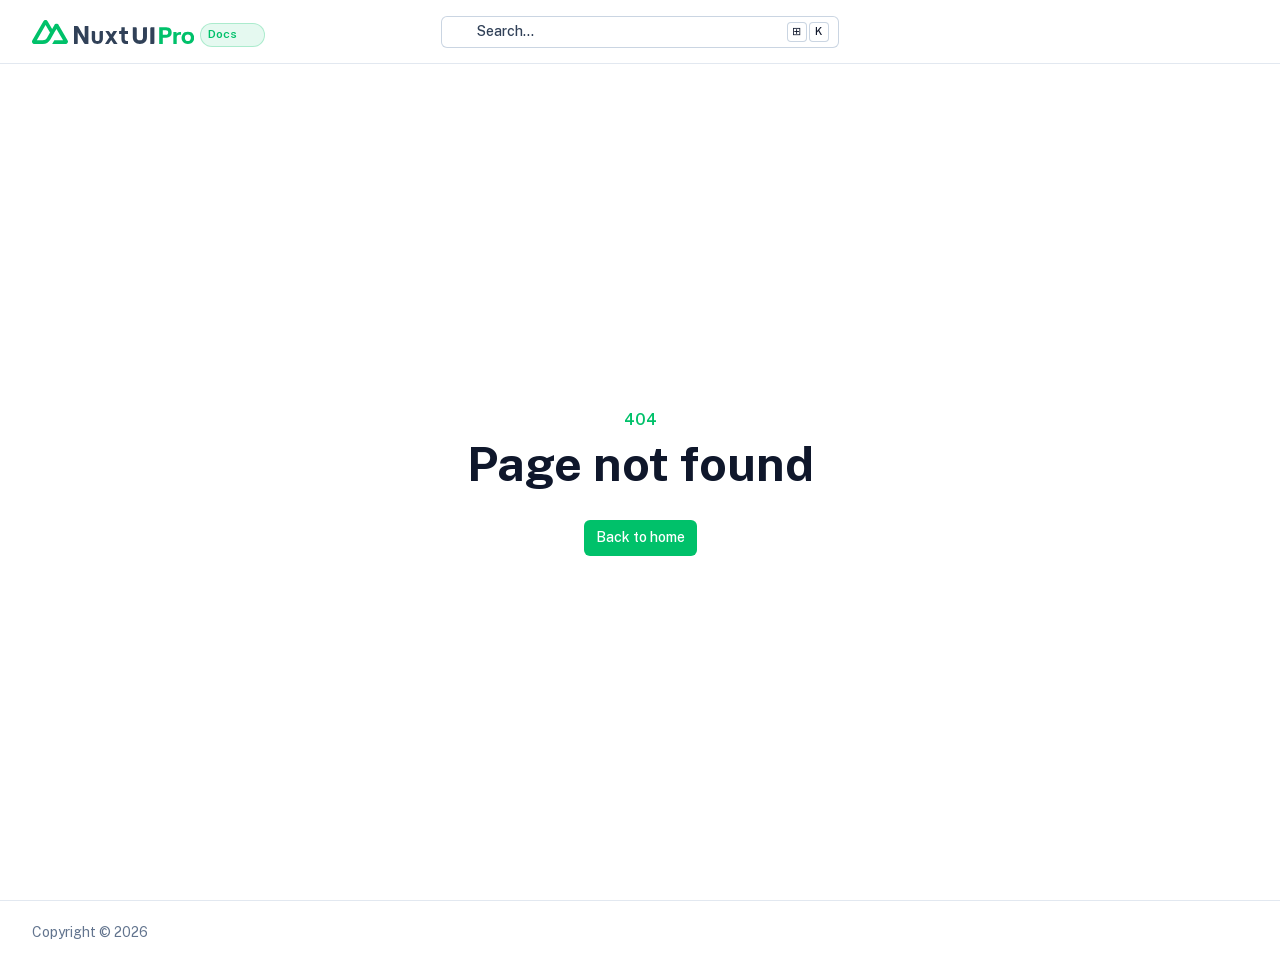
<file: 200.html>
<!DOCTYPE html><html><head><meta charset="utf-8"><meta name="viewport" content="width=device-width, initial-scale=1"><link rel="stylesheet" href="/_nuxt/entry.Dt73NTf8.css" crossorigin><link rel="modulepreload" as="script" crossorigin href="/_nuxt/CKwEYCqY.js"><link rel="prefetch" as="style" crossorigin href="/_nuxt/index.CQDS1B24.css"><link rel="prefetch" as="script" crossorigin href="/_nuxt/DpRVoEgC.js"><link rel="prefetch" as="script" crossorigin href="/_nuxt/BfH-zgiG.js"><link rel="prefetch" as="script" crossorigin href="/_nuxt/CJT5z6xe.js"><link rel="prefetch" as="script" crossorigin href="/_nuxt/CXlwS7Wv.js"><link rel="prefetch" as="script" crossorigin href="/_nuxt/D1Tsdsau.js"><link rel="prefetch" as="script" crossorigin href="/_nuxt/WYGZp34Q.js"><script type="module" src="/_nuxt/CKwEYCqY.js" crossorigin></script><script>"use strict";(()=>{const t=window,e=document.documentElement,c=["dark","light"],n=getStorageValue("localStorage","nuxt-color-mode")||"system";let i=n==="system"?u():n;const r=e.getAttribute("data-color-mode-forced");r&&(i=r),l(i),t["__NUXT_COLOR_MODE__"]={preference:n,value:i,getColorScheme:u,addColorScheme:l,removeColorScheme:d};function l(o){const s=""+o+"",a="";e.classList?e.classList.add(s):e.className+=" "+s,a&&e.setAttribute("data-"+a,o)}function d(o){const s=""+o+"",a="";e.classList?e.classList.remove(s):e.className=e.className.replace(new RegExp(s,"g"),""),a&&e.removeAttribute("data-"+a)}function f(o){return t.matchMedia("(prefers-color-scheme"+o+")")}function u(){if(t.matchMedia&&f("").media!=="not all"){for(const o of c)if(f(":"+o).matches)return o}return"light"}})();function getStorageValue(t,e){switch(t){case"localStorage":return window.localStorage.getItem(e);case"sessionStorage":return window.sessionStorage.getItem(e);case"cookie":return getCookie(e);default:return null}}function getCookie(t){const c=("; "+window.document.cookie).split("; "+t+"=");if(c.length===2)return c.pop()?.split(";").shift()}</script></head><body><div id="__nuxt" class="isolate"></div><div id="teleports"></div><script>window.__NUXT_SITE_CONFIG__={_priority:{name:-10,env:-15},env:"production",name:"nuxt-ui-pro-template-docs"}</script><script type="application/json" data-nuxt-data="nuxt-app" data-ssr="false" id="__NUXT_DATA__">[{"prerenderedAt":1,"serverRendered":2},1741809393277,false]</script><script>window.__NUXT__={};window.__NUXT__.config={public:{content:{wsUrl:""},mdc:{components:{prose:true,map:{accordion:"ProseAccordion","accordion-item":"ProseAccordionItem",badge:"ProseBadge",callout:"ProseCallout",card:"ProseCard","card-group":"ProseCardGroup",caution:"ProseCaution","code-collapse":"ProseCodeCollapse","code-group":"ProseCodeGroup","code-icon":"ProseCodeIcon","code-preview":"ProseCodePreview","code-tree":"ProseCodeTree",collapsible:"ProseCollapsible",field:"ProseField","field-group":"ProseFieldGroup",icon:"ProseIcon",kbd:"ProseKbd",note:"ProseNote",steps:"ProseSteps",tabs:"ProseTabs","tabs-item":"ProseTabsItem",tip:"ProseTip",warning:"ProseWarning"}},headings:{anchorLinks:{h1:false,h2:true,h3:true,h4:true,h5:false,h6:false}}},preview:{api:"https://api.nuxt.studio",iframeMessagingAllowedOrigins:""}},app:{baseURL:"/",buildId:"8ffdb332-2621-4a19-bb2b-e8dd142c1842",buildAssetsDir:"/_nuxt/",cdnURL:""}}</script></body></html>
</file>
<file: _nuxt/entry.Dt73NTf8.css>
@font-face{font-family:Public Sans;src:local("Public Sans Variable Italic"),url(../_fonts/ijwTs572Xtc6ZYQws9YVwnNDTJPax8s3JimW3w-PrtgR_rlhMsn12WZx7AQRAIUOnABRo1CJtZI-SK8DMA.woff2) format(woff2);font-display:swap;unicode-range:U+0102-0103,U+0110-0111,U+0128-0129,U+0168-0169,U+01A0-01A1,U+01AF-01B0,U+0300-0301,U+0303-0304,U+0308-0309,U+0323,U+0329,U+1EA0-1EF9,U+20AB;font-weight:100 900;font-style:italic}@font-face{font-family:"Public Sans Fallback: Arial";src:local("Arial");size-adjust:104.8675%;ascent-override:90.5905%;descent-override:21.4557%;line-gap-override:0%}@font-face{font-family:Public Sans;src:local("Public Sans Variable Italic"),url(../_fonts/ijwTs572Xtc6ZYQws9YVwnNDTJLax8s3JimW3w-tgpTBcCHEm_zCFnonRHj-i34Lo8WhfCOktnoUDzCzCU.woff2) format(woff2);font-display:swap;unicode-range:U+0100-02BA,U+02BD-02C5,U+02C7-02CC,U+02CE-02D7,U+02DD-02FF,U+0304,U+0308,U+0329,U+1D00-1DBF,U+1E00-1E9F,U+1EF2-1EFF,U+2020,U+20A0-20AB,U+20AD-20C0,U+2113,U+2C60-2C7F,U+A720-A7FF;font-weight:100 900;font-style:italic}@font-face{font-family:Public Sans;src:local("Public Sans Variable Italic"),url(../_fonts/ijwTs572Xtc6ZYQws9YVwnNDTJzax8s3Jik-5AEIdCyK1YgWNU0wKhhSVmya2oBHCzUEe5a0KV3_VSM.woff2) format(woff2);font-display:swap;unicode-range:U+0000-00FF,U+0131,U+0152-0153,U+02BB-02BC,U+02C6,U+02DA,U+02DC,U+0304,U+0308,U+0329,U+2000-206F,U+20AC,U+2122,U+2191,U+2193,U+2212,U+2215,U+FEFF,U+FFFD;font-weight:100 900;font-style:italic}@font-face{font-family:Public Sans;src:local("Public Sans Variable"),url(../_fonts/ijwRs572Xtc6ZYQws9YVwnNJfJ7QwOk1Fig-a5YHi_r4JGio6_2kIxoh7Czm8vG2H-2darXmKMUb7ls.woff2) format(woff2);font-display:swap;unicode-range:U+0102-0103,U+0110-0111,U+0128-0129,U+0168-0169,U+01A0-01A1,U+01AF-01B0,U+0300-0301,U+0303-0304,U+0308-0309,U+0323,U+0329,U+1EA0-1EF9,U+20AB;font-weight:100 900;font-style:normal}@font-face{font-family:Public Sans;src:local("Public Sans Variable"),url(../_fonts/ijwRs572Xtc6ZYQws9YVwnNIfJ7QwOk1Fig-oZku0Yxfg843rE8UTF9_Y3DA8dgTVvmdaM7sC8akOec.woff2) format(woff2);font-display:swap;unicode-range:U+0100-02BA,U+02BD-02C5,U+02C7-02CC,U+02CE-02D7,U+02DD-02FF,U+0304,U+0308,U+0329,U+1D00-1DBF,U+1E00-1E9F,U+1EF2-1EFF,U+2020,U+20A0-20AB,U+20AD-20C0,U+2113,U+2C60-2C7F,U+A720-A7FF;font-weight:100 900;font-style:normal}@font-face{font-family:Public Sans;src:local("Public Sans Variable"),url(../_fonts/ijwRs572Xtc6ZYQws9YVwnNGfJ7QwOk1-lKHs27uFkEx9zESe0phefAo_dc3wso0NQuwxg42xKik.woff2) format(woff2);font-display:swap;unicode-range:U+0000-00FF,U+0131,U+0152-0153,U+02BB-02BC,U+02C6,U+02DA,U+02DC,U+0304,U+0308,U+0329,U+2000-206F,U+20AC,U+2122,U+2191,U+2193,U+2212,U+2215,U+FEFF,U+FFFD;font-weight:100 900;font-style:normal}@font-face{font-family:Public Sans;src:local("Public Sans Thin Italic"),url(../_fonts/ijwAs572Xtc6ZYQws9YVwnNDZpDyNjGolS673tpRgQcu-L9UgB4E2DQhY5nZbL_Y-tvhv8GXFaGajvVQ3ZVrI2-0.woff) format(woff);font-display:swap;font-weight:100;font-style:italic}@font-face{font-family:Public Sans;src:local("Public Sans ExtraLight Italic"),url(../_fonts/ijwAs572Xtc6ZYQws9YVwnNDZpDyNjGolS673trRgAcu-0hzjatXfj2HSNMpqv7m8YSQFxpoz58tvY2iH8xohEPc.woff) format(woff);font-display:swap;font-weight:200;font-style:italic}@font-face{font-family:Public Sans;src:local("Public Sans Light Italic"),url(../_fonts/ijwAs572Xtc6ZYQws9YVwnNDZpDyNjGolS673toPgAcu-jOmak6dr2T7yCNEAbwOi8CwB188_bjc4sAi9RWRLPg8.woff) format(woff);font-display:swap;font-weight:300;font-style:italic}@font-face{font-family:Public Sans;src:local("Public Sans Regular Italic"),local("Public Sans Italic"),url(../_fonts/ijwAs572Xtc6ZYQws9YVwnNDZpDyNjGolS673tpRgAcu-GgJTPPxgKEyMUqCMPCThvaHTUuu_0DOPMa5ZaUnirrc.woff) format(woff);font-display:swap;font-weight:400;font-style:italic}@font-face{font-family:Public Sans;src:local("Public Sans Medium Italic"),url(../_fonts/ijwAs572Xtc6ZYQws9YVwnNDZpDyNjGolS673tpjgAcu-_PquuwLubAjku6GJVRB26LncvFaD1KxnhLfEwX0zACI.woff) format(woff);font-display:swap;font-weight:500;font-style:italic}@font-face{font-family:Public Sans;src:local("Public Sans SemiBold Italic"),url(../_fonts/ijwAs572Xtc6ZYQws9YVwnNDZpDyNjGolS673tqPhwcu-k0f6BHfjR97WzeaNu_vxGhGAdnz2fMRXYL7x7iv44FM.woff) format(woff);font-display:swap;font-weight:600;font-style:italic}@font-face{font-family:Public Sans;src:local("Public Sans Bold Italic"),url(../_fonts/ijwAs572Xtc6ZYQws9YVwnNDZpDyNjGolS673tq2hwcu-Fq8kUz3pGJC1EV0ja1oWpMzem5mAod2dmNBMD0Xiw_s.woff) format(woff);font-display:swap;font-weight:700;font-style:italic}@font-face{font-family:Public Sans;src:local("Public Sans ExtraBold Italic"),url(../_fonts/ijwAs572Xtc6ZYQws9YVwnNDZpDyNjGolS673trRhwcu-3Ta4pgprW9Asyo_guCkWQeN7BqjK5prsMdyweug6XKE.woff) format(woff);font-display:swap;font-weight:800;font-style:italic}@font-face{font-family:Public Sans;src:local("Public Sans Black Italic"),url(../_fonts/ijwAs572Xtc6ZYQws9YVwnNDZpDyNjGolS673tr4hwcu-XicA1FVJN5EYPHKJkjQf_ry3lgpBpQsWHnKNfBkpu2U.woff) format(woff);font-display:swap;font-weight:900;font-style:italic}@font-face{font-family:Public Sans;src:local("Public Sans Thin"),url(../_fonts/ijwGs572Xtc6ZYQws9YVwllKVG8qX1oyOymuFpi5wA-CFPbKSXD8EP_bUNvUNTbjWgxLHAaf5Z3lOgfIal2CqY.woff) format(woff);font-display:swap;font-weight:100;font-style:normal}@font-face{font-family:Public Sans;src:local("Public Sans ExtraLight"),url(../_fonts/ijwGs572Xtc6ZYQws9YVwllKVG8qX1oyOymulpm5wA-TPjU87XwZxvOSoGaSzBlDbPnqJsHK91FbnWMJACdU_g.woff) format(woff);font-display:swap;font-weight:200;font-style:normal}@font-face{font-family:Public Sans;src:local("Public Sans Light"),url(../_fonts/ijwGs572Xtc6ZYQws9YVwllKVG8qX1oyOymuSJm5wA-_MJ_u2AAEthfaFkYr2Us1cC3zsyrnC9rQcUWUCyadQk.woff) format(woff);font-display:swap;font-weight:300;font-style:normal}@font-face{font-family:Public Sans;src:local("Public Sans Regular"),local("Public Sans"),url(../_fonts/ijwGs572Xtc6ZYQws9YVwllKVG8qX1oyOymuFpm5wA-_cBWg83BUsWaALlCgOWmfgZ06hsMRpEvJk2PBCFMQvM.woff) format(woff);font-display:swap;font-weight:400;font-style:normal}@font-face{font-family:Public Sans;src:local("Public Sans Medium"),url(../_fonts/ijwGs572Xtc6ZYQws9YVwllKVG8qX1oyOymuJJm5wA-fTkAnF7CpSwd9BQmFkf_XVOXQF8PfsGWIq7aTzjulaU.woff) format(woff);font-display:swap;font-weight:500;font-style:normal}@font-face{font-family:Public Sans;src:local("Public Sans SemiBold"),url(../_fonts/ijwGs572Xtc6ZYQws9YVwllKVG8qX1oyOymuyJ65wA-SMxAKQRoPYW3WlKZjSX29ZlJNaqJAwxfhNun9p9Q3l0.woff) format(woff);font-display:swap;font-weight:600;font-style:normal}@font-face{font-family:Public Sans;src:local("Public Sans Bold"),url(../_fonts/ijwGs572Xtc6ZYQws9YVwllKVG8qX1oyOymu8Z65wA-2vwNpo1OHULl1fvZkgM8cXYeGVwpZMqtqg3xvHN_J3U.woff) format(woff);font-display:swap;font-weight:700;font-style:normal}@font-face{font-family:Public Sans;src:local("Public Sans ExtraBold"),url(../_fonts/ijwGs572Xtc6ZYQws9YVwllKVG8qX1oyOymulp65wA-gQUq72_pd3zE9TyUDmw4af6qKVhutG6bkCBivwv9YgE.woff) format(woff);font-display:swap;font-weight:800;font-style:normal}@font-face{font-family:Public Sans;src:local("Public Sans Black"),url(../_fonts/ijwGs572Xtc6ZYQws9YVwllKVG8qX1oyOymuv565wA-o45ygz4ryhPPDEUpVR6ewewkH2Gvf_yI-rV958XsAu8.woff) format(woff);font-display:swap;font-weight:900;font-style:normal}/*! tailwindcss v4.0.13 | MIT License | https://tailwindcss.com */@layer theme{:host,:root{--font-sans:"Public Sans",sans-serif;--font-serif:ui-serif,Georgia,Cambria,"Times New Roman",Times,serif;--font-mono:ui-monospace,SFMono-Regular,Menlo,Monaco,Consolas,"Liberation Mono","Courier New",monospace;--color-red-50:oklch(.971 .013 17.38);--color-red-100:oklch(.936 .032 17.717);--color-red-200:oklch(.885 .062 18.334);--color-red-300:oklch(.808 .114 19.571);--color-red-400:oklch(.704 .191 22.216);--color-red-500:oklch(.637 .237 25.331);--color-red-600:oklch(.577 .245 27.325);--color-red-700:oklch(.505 .213 27.518);--color-red-800:oklch(.444 .177 26.899);--color-red-900:oklch(.396 .141 25.723);--color-red-950:oklch(.258 .092 26.042);--color-orange-50:oklch(.98 .016 73.684);--color-orange-100:oklch(.954 .038 75.164);--color-orange-200:oklch(.901 .076 70.697);--color-orange-300:oklch(.837 .128 66.29);--color-orange-400:oklch(.75 .183 55.934);--color-orange-500:oklch(.705 .213 47.604);--color-orange-600:oklch(.646 .222 41.116);--color-orange-700:oklch(.553 .195 38.402);--color-orange-800:oklch(.47 .157 37.304);--color-orange-900:oklch(.408 .123 38.172);--color-orange-950:oklch(.266 .079 36.259);--color-amber-50:oklch(.987 .022 95.277);--color-amber-100:oklch(.962 .059 95.617);--color-amber-200:oklch(.924 .12 95.746);--color-amber-300:oklch(.879 .169 91.605);--color-amber-400:oklch(.828 .189 84.429);--color-amber-500:oklch(.769 .188 70.08);--color-amber-600:oklch(.666 .179 58.318);--color-amber-700:oklch(.555 .163 48.998);--color-amber-800:oklch(.473 .137 46.201);--color-amber-900:oklch(.414 .112 45.904);--color-amber-950:oklch(.279 .077 45.635);--color-yellow-50:oklch(.987 .026 102.212);--color-yellow-100:oklch(.973 .071 103.193);--color-yellow-200:oklch(.945 .129 101.54);--color-yellow-300:oklch(.905 .182 98.111);--color-yellow-400:oklch(.852 .199 91.936);--color-yellow-500:oklch(.795 .184 86.047);--color-yellow-600:oklch(.681 .162 75.834);--color-yellow-700:oklch(.554 .135 66.442);--color-yellow-800:oklch(.476 .114 61.907);--color-yellow-900:oklch(.421 .095 57.708);--color-yellow-950:oklch(.286 .066 53.813);--color-lime-50:oklch(.986 .031 120.757);--color-lime-100:oklch(.967 .067 122.328);--color-lime-200:oklch(.938 .127 124.321);--color-lime-300:oklch(.897 .196 126.665);--color-lime-400:oklch(.841 .238 128.85);--color-lime-500:oklch(.768 .233 130.85);--color-lime-600:oklch(.648 .2 131.684);--color-lime-700:oklch(.532 .157 131.589);--color-lime-800:oklch(.453 .124 130.933);--color-lime-900:oklch(.405 .101 131.063);--color-lime-950:oklch(.274 .072 132.109);--color-green-50:#effdf5;--color-green-100:#d9fbe8;--color-green-200:#b3f5d1;--color-green-300:#75edae;--color-green-400:#00dc82;--color-green-500:#00c16a;--color-green-600:#00a155;--color-green-700:#007f45;--color-green-800:#016538;--color-green-900:#0a5331;--color-green-950:#052e16;--color-emerald-50:oklch(.979 .021 166.113);--color-emerald-100:oklch(.95 .052 163.051);--color-emerald-200:oklch(.905 .093 164.15);--color-emerald-300:oklch(.845 .143 164.978);--color-emerald-400:oklch(.765 .177 163.223);--color-emerald-500:oklch(.696 .17 162.48);--color-emerald-600:oklch(.596 .145 163.225);--color-emerald-700:oklch(.508 .118 165.612);--color-emerald-800:oklch(.432 .095 166.913);--color-emerald-900:oklch(.378 .077 168.94);--color-emerald-950:oklch(.262 .051 172.552);--color-teal-50:oklch(.984 .014 180.72);--color-teal-100:oklch(.953 .051 180.801);--color-teal-200:oklch(.91 .096 180.426);--color-teal-300:oklch(.855 .138 181.071);--color-teal-400:oklch(.777 .152 181.912);--color-teal-500:oklch(.704 .14 182.503);--color-teal-600:oklch(.6 .118 184.704);--color-teal-700:oklch(.511 .096 186.391);--color-teal-800:oklch(.437 .078 188.216);--color-teal-900:oklch(.386 .063 188.416);--color-teal-950:oklch(.277 .046 192.524);--color-cyan-50:oklch(.984 .019 200.873);--color-cyan-100:oklch(.956 .045 203.388);--color-cyan-200:oklch(.917 .08 205.041);--color-cyan-300:oklch(.865 .127 207.078);--color-cyan-400:oklch(.789 .154 211.53);--color-cyan-500:oklch(.715 .143 215.221);--color-cyan-600:oklch(.609 .126 221.723);--color-cyan-700:oklch(.52 .105 223.128);--color-cyan-800:oklch(.45 .085 224.283);--color-cyan-900:oklch(.398 .07 227.392);--color-cyan-950:oklch(.302 .056 229.695);--color-sky-50:oklch(.977 .013 236.62);--color-sky-100:oklch(.951 .026 236.824);--color-sky-200:oklch(.901 .058 230.902);--color-sky-300:oklch(.828 .111 230.318);--color-sky-400:oklch(.746 .16 232.661);--color-sky-500:oklch(.685 .169 237.323);--color-sky-600:oklch(.588 .158 241.966);--color-sky-700:oklch(.5 .134 242.749);--color-sky-800:oklch(.443 .11 240.79);--color-sky-900:oklch(.391 .09 240.876);--color-sky-950:oklch(.293 .066 243.157);--color-blue-50:oklch(.97 .014 254.604);--color-blue-100:oklch(.932 .032 255.585);--color-blue-200:oklch(.882 .059 254.128);--color-blue-300:oklch(.809 .105 251.813);--color-blue-400:oklch(.707 .165 254.624);--color-blue-500:oklch(.623 .214 259.815);--color-blue-600:oklch(.546 .245 262.881);--color-blue-700:oklch(.488 .243 264.376);--color-blue-800:oklch(.424 .199 265.638);--color-blue-900:oklch(.379 .146 265.522);--color-blue-950:oklch(.282 .091 267.935);--color-indigo-50:oklch(.962 .018 272.314);--color-indigo-100:oklch(.93 .034 272.788);--color-indigo-200:oklch(.87 .065 274.039);--color-indigo-300:oklch(.785 .115 274.713);--color-indigo-400:oklch(.673 .182 276.935);--color-indigo-500:oklch(.585 .233 277.117);--color-indigo-600:oklch(.511 .262 276.966);--color-indigo-700:oklch(.457 .24 277.023);--color-indigo-800:oklch(.398 .195 277.366);--color-indigo-900:oklch(.359 .144 278.697);--color-indigo-950:oklch(.257 .09 281.288);--color-violet-50:oklch(.969 .016 293.756);--color-violet-100:oklch(.943 .029 294.588);--color-violet-200:oklch(.894 .057 293.283);--color-violet-300:oklch(.811 .111 293.571);--color-violet-400:oklch(.702 .183 293.541);--color-violet-500:oklch(.606 .25 292.717);--color-violet-600:oklch(.541 .281 293.009);--color-violet-700:oklch(.491 .27 292.581);--color-violet-800:oklch(.432 .232 292.759);--color-violet-900:oklch(.38 .189 293.745);--color-violet-950:oklch(.283 .141 291.089);--color-purple-50:oklch(.977 .014 308.299);--color-purple-100:oklch(.946 .033 307.174);--color-purple-200:oklch(.902 .063 306.703);--color-purple-300:oklch(.827 .119 306.383);--color-purple-400:oklch(.714 .203 305.504);--color-purple-500:oklch(.627 .265 303.9);--color-purple-600:oklch(.558 .288 302.321);--color-purple-700:oklch(.496 .265 301.924);--color-purple-800:oklch(.438 .218 303.724);--color-purple-900:oklch(.381 .176 304.987);--color-purple-950:oklch(.291 .149 302.717);--color-fuchsia-50:oklch(.977 .017 320.058);--color-fuchsia-100:oklch(.952 .037 318.852);--color-fuchsia-200:oklch(.903 .076 319.62);--color-fuchsia-300:oklch(.833 .145 321.434);--color-fuchsia-400:oklch(.74 .238 322.16);--color-fuchsia-500:oklch(.667 .295 322.15);--color-fuchsia-600:oklch(.591 .293 322.896);--color-fuchsia-700:oklch(.518 .253 323.949);--color-fuchsia-800:oklch(.452 .211 324.591);--color-fuchsia-900:oklch(.401 .17 325.612);--color-fuchsia-950:oklch(.293 .136 325.661);--color-pink-50:oklch(.971 .014 343.198);--color-pink-100:oklch(.948 .028 342.258);--color-pink-200:oklch(.899 .061 343.231);--color-pink-300:oklch(.823 .12 346.018);--color-pink-400:oklch(.718 .202 349.761);--color-pink-500:oklch(.656 .241 354.308);--color-pink-600:oklch(.592 .249 .584);--color-pink-700:oklch(.525 .223 3.958);--color-pink-800:oklch(.459 .187 3.815);--color-pink-900:oklch(.408 .153 2.432);--color-pink-950:oklch(.284 .109 3.907);--color-rose-50:oklch(.969 .015 12.422);--color-rose-100:oklch(.941 .03 12.58);--color-rose-200:oklch(.892 .058 10.001);--color-rose-300:oklch(.81 .117 11.638);--color-rose-400:oklch(.712 .194 13.428);--color-rose-500:oklch(.645 .246 16.439);--color-rose-600:oklch(.586 .253 17.585);--color-rose-700:oklch(.514 .222 16.935);--color-rose-800:oklch(.455 .188 13.697);--color-rose-900:oklch(.41 .159 10.272);--color-rose-950:oklch(.271 .105 12.094);--color-slate-50:oklch(.984 .003 247.858);--color-slate-100:oklch(.968 .007 247.896);--color-slate-200:oklch(.929 .013 255.508);--color-slate-300:oklch(.869 .022 252.894);--color-slate-400:oklch(.704 .04 256.788);--color-slate-500:oklch(.554 .046 257.417);--color-slate-600:oklch(.446 .043 257.281);--color-slate-700:oklch(.372 .044 257.287);--color-slate-800:oklch(.279 .041 260.031);--color-slate-900:oklch(.208 .042 265.755);--color-slate-950:oklch(.129 .042 264.695);--color-gray-50:oklch(.985 .002 247.839);--color-gray-100:oklch(.967 .003 264.542);--color-gray-200:oklch(.928 .006 264.531);--color-gray-300:oklch(.872 .01 258.338);--color-gray-400:oklch(.707 .022 261.325);--color-gray-500:oklch(.551 .027 264.364);--color-gray-600:oklch(.446 .03 256.802);--color-gray-700:oklch(.373 .034 259.733);--color-gray-800:oklch(.278 .033 256.848);--color-gray-900:oklch(.21 .034 264.665);--color-gray-950:oklch(.13 .028 261.692);--color-zinc-50:oklch(.985 0 0);--color-zinc-100:oklch(.967 .001 286.375);--color-zinc-200:oklch(.92 .004 286.32);--color-zinc-300:oklch(.871 .006 286.286);--color-zinc-400:oklch(.705 .015 286.067);--color-zinc-500:oklch(.552 .016 285.938);--color-zinc-600:oklch(.442 .017 285.786);--color-zinc-700:oklch(.37 .013 285.805);--color-zinc-800:oklch(.274 .006 286.033);--color-zinc-900:oklch(.21 .006 285.885);--color-zinc-950:oklch(.141 .005 285.823);--color-neutral-50:var(--ui-color-neutral-50);--color-neutral-100:var(--ui-color-neutral-100);--color-neutral-200:var(--ui-color-neutral-200);--color-neutral-300:var(--ui-color-neutral-300);--color-neutral-400:var(--ui-color-neutral-400);--color-neutral-500:var(--ui-color-neutral-500);--color-neutral-600:var(--ui-color-neutral-600);--color-neutral-700:var(--ui-color-neutral-700);--color-neutral-800:var(--ui-color-neutral-800);--color-neutral-900:var(--ui-color-neutral-900);--color-neutral-950:var(--ui-color-neutral-950);--color-stone-50:oklch(.985 .001 106.423);--color-stone-100:oklch(.97 .001 106.424);--color-stone-200:oklch(.923 .003 48.717);--color-stone-300:oklch(.869 .005 56.366);--color-stone-400:oklch(.709 .01 56.259);--color-stone-500:oklch(.553 .013 58.071);--color-stone-600:oklch(.444 .011 73.639);--color-stone-700:oklch(.374 .01 67.558);--color-stone-800:oklch(.268 .007 34.298);--color-stone-900:oklch(.216 .006 56.043);--color-stone-950:oklch(.147 .004 49.25);--color-black:#000;--color-white:#fff;--spacing:.25rem;--breakpoint-sm:40rem;--breakpoint-md:48rem;--breakpoint-lg:64rem;--breakpoint-xl:80rem;--breakpoint-2xl:96rem;--container-3xs:16rem;--container-2xs:18rem;--container-xs:20rem;--container-sm:24rem;--container-md:28rem;--container-lg:32rem;--container-xl:36rem;--container-2xl:42rem;--container-3xl:48rem;--container-4xl:56rem;--container-5xl:64rem;--container-6xl:72rem;--container-7xl:80rem;--text-xs:.75rem;--text-xs--line-height:1.33333;--text-sm:.875rem;--text-sm--line-height:1.42857;--text-base:1rem;--text-base--line-height:1.5;--text-lg:1.125rem;--text-lg--line-height:1.55556;--text-xl:1.25rem;--text-xl--line-height:1.4;--text-2xl:1.5rem;--text-2xl--line-height:1.33333;--text-3xl:1.875rem;--text-3xl--line-height:1.2;--text-4xl:2.25rem;--text-4xl--line-height:1.11111;--text-5xl:3rem;--text-5xl--line-height:1;--text-6xl:3.75rem;--text-6xl--line-height:1;--text-7xl:4.5rem;--text-7xl--line-height:1;--text-8xl:6rem;--text-8xl--line-height:1;--text-9xl:8rem;--text-9xl--line-height:1;--font-weight-thin:100;--font-weight-extralight:200;--font-weight-light:300;--font-weight-normal:400;--font-weight-medium:500;--font-weight-semibold:600;--font-weight-bold:700;--font-weight-extrabold:800;--font-weight-black:900;--tracking-tighter:-.05em;--tracking-tight:-.025em;--tracking-normal:0em;--tracking-wide:.025em;--tracking-wider:.05em;--tracking-widest:.1em;--leading-tight:1.25;--leading-snug:1.375;--leading-normal:1.5;--leading-relaxed:1.625;--leading-loose:2;--radius-xs:.125rem;--radius-sm:.25rem;--radius-md:.375rem;--radius-lg:.5rem;--radius-xl:.75rem;--radius-2xl:1rem;--radius-3xl:1.5rem;--radius-4xl:2rem;--shadow-2xs:0 1px #0000000d;--shadow-xs:0 1px 2px 0 #0000000d;--shadow-sm:0 1px 3px 0 #0000001a,0 1px 2px -1px #0000001a;--shadow-md:0 4px 6px -1px #0000001a,0 2px 4px -2px #0000001a;--shadow-lg:0 10px 15px -3px #0000001a,0 4px 6px -4px #0000001a;--shadow-xl:0 20px 25px -5px #0000001a,0 8px 10px -6px #0000001a;--shadow-2xl:0 25px 50px -12px #00000040;--inset-shadow-2xs:inset 0 1px #0000000d;--inset-shadow-xs:inset 0 1px 1px #0000000d;--inset-shadow-sm:inset 0 2px 4px #0000000d;--drop-shadow-xs:0 1px 1px #0000000d;--drop-shadow-sm:0 1px 2px #00000026;--drop-shadow-md:0 3px 3px #0000001f;--drop-shadow-lg:0 4px 4px #00000026;--drop-shadow-xl:0 9px 7px #0000001a;--drop-shadow-2xl:0 25px 25px #00000026;--ease-in:cubic-bezier(.4,0,1,1);--ease-out:cubic-bezier(0,0,.2,1);--ease-in-out:cubic-bezier(.4,0,.2,1);--animate-spin:spin 1s linear infinite;--animate-ping:ping 1s cubic-bezier(0,0,.2,1)infinite;--animate-pulse:pulse 2s cubic-bezier(.4,0,.6,1)infinite;--animate-bounce:bounce 1s infinite;--blur-xs:4px;--blur-sm:8px;--blur-md:12px;--blur-lg:16px;--blur-xl:24px;--blur-2xl:40px;--blur-3xl:64px;--perspective-dramatic:100px;--perspective-near:300px;--perspective-normal:500px;--perspective-midrange:800px;--perspective-distant:1200px;--aspect-video:16/9;--default-transition-duration:.15s;--default-transition-timing-function:cubic-bezier(.4,0,.2,1);--default-font-family:var(--font-sans);--default-font-feature-settings:var(--font-sans--font-feature-settings);--default-font-variation-settings:var(--font-sans--font-variation-settings);--default-mono-font-family:var(--font-mono);--default-mono-font-feature-settings:var(--font-mono--font-feature-settings);--default-mono-font-variation-settings:var(--font-mono--font-variation-settings);--color-old-neutral-50:oklch(.985 0 0);--color-old-neutral-100:oklch(.97 0 0);--color-old-neutral-200:oklch(.922 0 0);--color-old-neutral-300:oklch(.87 0 0);--color-old-neutral-400:oklch(.708 0 0);--color-old-neutral-500:oklch(.556 0 0);--color-old-neutral-600:oklch(.439 0 0);--color-old-neutral-700:oklch(.371 0 0);--color-old-neutral-800:oklch(.269 0 0);--color-old-neutral-900:oklch(.205 0 0);--color-old-neutral-950:oklch(.145 0 0);--color-primary-50:var(--ui-color-primary-50);--color-primary-100:var(--ui-color-primary-100);--color-primary-200:var(--ui-color-primary-200);--color-primary-300:var(--ui-color-primary-300);--color-primary-400:var(--ui-color-primary-400);--color-primary-500:var(--ui-color-primary-500);--color-primary-600:var(--ui-color-primary-600);--color-primary-700:var(--ui-color-primary-700);--color-primary-800:var(--ui-color-primary-800);--color-primary-900:var(--ui-color-primary-900);--color-primary-950:var(--ui-color-primary-950);--color-secondary-50:var(--ui-color-secondary-50);--color-secondary-100:var(--ui-color-secondary-100);--color-secondary-200:var(--ui-color-secondary-200);--color-secondary-300:var(--ui-color-secondary-300);--color-secondary-400:var(--ui-color-secondary-400);--color-secondary-500:var(--ui-color-secondary-500);--color-secondary-600:var(--ui-color-secondary-600);--color-secondary-700:var(--ui-color-secondary-700);--color-secondary-800:var(--ui-color-secondary-800);--color-secondary-900:var(--ui-color-secondary-900);--color-secondary-950:var(--ui-color-secondary-950);--color-success-50:var(--ui-color-success-50);--color-success-100:var(--ui-color-success-100);--color-success-200:var(--ui-color-success-200);--color-success-300:var(--ui-color-success-300);--color-success-400:var(--ui-color-success-400);--color-success-500:var(--ui-color-success-500);--color-success-600:var(--ui-color-success-600);--color-success-700:var(--ui-color-success-700);--color-success-800:var(--ui-color-success-800);--color-success-900:var(--ui-color-success-900);--color-success-950:var(--ui-color-success-950);--color-info-50:var(--ui-color-info-50);--color-info-100:var(--ui-color-info-100);--color-info-200:var(--ui-color-info-200);--color-info-300:var(--ui-color-info-300);--color-info-400:var(--ui-color-info-400);--color-info-500:var(--ui-color-info-500);--color-info-600:var(--ui-color-info-600);--color-info-700:var(--ui-color-info-700);--color-info-800:var(--ui-color-info-800);--color-info-900:var(--ui-color-info-900);--color-info-950:var(--ui-color-info-950);--color-warning-50:var(--ui-color-warning-50);--color-warning-100:var(--ui-color-warning-100);--color-warning-200:var(--ui-color-warning-200);--color-warning-300:var(--ui-color-warning-300);--color-warning-400:var(--ui-color-warning-400);--color-warning-500:var(--ui-color-warning-500);--color-warning-600:var(--ui-color-warning-600);--color-warning-700:var(--ui-color-warning-700);--color-warning-800:var(--ui-color-warning-800);--color-warning-900:var(--ui-color-warning-900);--color-warning-950:var(--ui-color-warning-950);--color-error-50:var(--ui-color-error-50);--color-error-100:var(--ui-color-error-100);--color-error-200:var(--ui-color-error-200);--color-error-300:var(--ui-color-error-300);--color-error-400:var(--ui-color-error-400);--color-error-500:var(--ui-color-error-500);--color-error-600:var(--ui-color-error-600);--color-error-700:var(--ui-color-error-700);--color-error-800:var(--ui-color-error-800);--color-error-900:var(--ui-color-error-900);--color-error-950:var(--ui-color-error-950)}}@layer base{*,::backdrop,:after,:before{border:0 solid;box-sizing:border-box;margin:0;padding:0}::file-selector-button{border:0 solid;box-sizing:border-box;margin:0;padding:0}:host,html{-webkit-text-size-adjust:100%;font-family:var(--default-font-family,ui-sans-serif,system-ui,sans-serif,"Apple Color Emoji","Segoe UI Emoji","Segoe UI Symbol","Noto Color Emoji");font-feature-settings:var(--default-font-feature-settings,normal);font-variation-settings:var(--default-font-variation-settings,normal);line-height:1.5;-moz-tab-size:4;-o-tab-size:4;tab-size:4;-webkit-tap-highlight-color:transparent}body{line-height:inherit}hr{border-top-width:1px;color:inherit;height:0}abbr:where([title]){-webkit-text-decoration:underline dotted;text-decoration:underline dotted}h1,h2,h3,h4,h5,h6{font-size:inherit;font-weight:inherit}a{color:inherit;-webkit-text-decoration:inherit;text-decoration:inherit}b,strong{font-weight:bolder}code,kbd,pre,samp{font-family:var(--default-mono-font-family,ui-monospace,SFMono-Regular,Menlo,Monaco,Consolas,"Liberation Mono","Courier New",monospace);font-feature-settings:var(--default-mono-font-feature-settings,normal);font-size:1em;font-variation-settings:var(--default-mono-font-variation-settings,normal)}small{font-size:80%}sub,sup{font-size:75%;line-height:0;position:relative;vertical-align:baseline}sub{bottom:-.25em}sup{top:-.5em}table{border-collapse:collapse;border-color:inherit;text-indent:0}:-moz-focusring{outline:auto}progress{vertical-align:baseline}summary{display:list-item}menu,ol,ul{list-style:none}audio,canvas,embed,iframe,img,object,svg,video{display:block;vertical-align:middle}img,video{height:auto;max-width:100%}button,input,optgroup,select,textarea{background-color:#0000;border-radius:0;color:inherit;font:inherit;font-feature-settings:inherit;font-variation-settings:inherit;letter-spacing:inherit;opacity:1}::file-selector-button{background-color:#0000;border-radius:0;color:inherit;font:inherit;font-feature-settings:inherit;font-variation-settings:inherit;letter-spacing:inherit;opacity:1}:where(select:is([multiple],[size])) optgroup{font-weight:bolder}:where(select:is([multiple],[size])) optgroup option{padding-inline-start:20px}::file-selector-button{margin-inline-end:4px}::-moz-placeholder{color:color-mix(in oklab,currentColor 50%,transparent);opacity:1}::placeholder{color:color-mix(in oklab,currentColor 50%,transparent);opacity:1}textarea{resize:vertical}::-webkit-search-decoration{-webkit-appearance:none}::-webkit-date-and-time-value{min-height:1lh;text-align:inherit}::-webkit-datetime-edit{display:inline-flex}::-webkit-datetime-edit-fields-wrapper{padding:0}::-webkit-datetime-edit,::-webkit-datetime-edit-year-field{padding-block:0}::-webkit-datetime-edit-day-field,::-webkit-datetime-edit-month-field{padding-block:0}::-webkit-datetime-edit-hour-field,::-webkit-datetime-edit-minute-field{padding-block:0}::-webkit-datetime-edit-millisecond-field,::-webkit-datetime-edit-second-field{padding-block:0}::-webkit-datetime-edit-meridiem-field{padding-block:0}:-moz-ui-invalid{box-shadow:none}button,input:where([type=button],[type=reset],[type=submit]){-webkit-appearance:button;-moz-appearance:button;appearance:button}::file-selector-button{-webkit-appearance:button;-moz-appearance:button;appearance:button}::-webkit-inner-spin-button,::-webkit-outer-spin-button{height:auto}[hidden]:where(:not([hidden=until-found])){display:none!important}body{background-color:var(--ui-bg);color:var(--ui-text);-webkit-font-smoothing:antialiased;-moz-osx-font-smoothing:grayscale;color-scheme:light}body:where(.dark,.dark *){color-scheme:dark}.light,:root{--ui-text-dimmed:var(--ui-color-neutral-400);--ui-text-muted:var(--ui-color-neutral-500);--ui-text-toned:var(--ui-color-neutral-600);--ui-text:var(--ui-color-neutral-700);--ui-text-highlighted:var(--ui-color-neutral-900);--ui-bg:var(--color-white);--ui-bg-muted:var(--ui-color-neutral-50);--ui-bg-elevated:var(--ui-color-neutral-100);--ui-bg-accented:var(--ui-color-neutral-200);--ui-bg-inverted:var(--ui-color-neutral-900);--ui-border:var(--ui-color-neutral-200);--ui-border-muted:var(--ui-color-neutral-200);--ui-border-accented:var(--ui-color-neutral-300);--ui-border-inverted:var(--ui-color-neutral-900);--ui-radius:var(--radius-sm);--ui-container:var(--container-7xl)}.dark{--ui-text-dimmed:var(--ui-color-neutral-500);--ui-text-muted:var(--ui-color-neutral-400);--ui-text-toned:var(--ui-color-neutral-300);--ui-text:var(--ui-color-neutral-200);--ui-text-highlighted:var(--color-white);--ui-bg:var(--ui-color-neutral-900);--ui-bg-muted:var(--ui-color-neutral-800);--ui-bg-elevated:var(--ui-color-neutral-800);--ui-bg-accented:var(--ui-color-neutral-700);--ui-bg-inverted:var(--color-white);--ui-border:var(--ui-color-neutral-800);--ui-border-muted:var(--ui-color-neutral-700);--ui-border-accented:var(--ui-color-neutral-700);--ui-border-inverted:var(--color-white)}:root{--ui-header-height:calc(var(--spacing)*16)}}@layer components;@layer utilities{.pointer-events-auto{pointer-events:auto}.pointer-events-none{pointer-events:none}.collapse{visibility:collapse}.sr-only{clip:rect(0,0,0,0);border-width:0;height:1px;margin:-1px;overflow:hidden;padding:0;white-space:nowrap;width:1px}.absolute,.sr-only{position:absolute}.fixed{position:fixed}.relative{position:relative}.static{position:static}.sticky{position:sticky}.inset-0{inset:calc(var(--spacing)*0)}.inset-x-0{inset-inline:calc(var(--spacing)*0)}.inset-x-1{inset-inline:calc(var(--spacing)*1)}.inset-x-4{inset-inline:calc(var(--spacing)*4)}.inset-x-px{inset-inline:1px}.inset-y-0{inset-block:calc(var(--spacing)*0)}.inset-y-1{inset-block:calc(var(--spacing)*1)}.inset-y-2{inset-block:calc(var(--spacing)*2)}.inset-y-4{inset-block:calc(var(--spacing)*4)}.-start-12{inset-inline-start:calc(var(--spacing)*-12)}.-start-px{inset-inline-start:-1px}.start-0{inset-inline-start:calc(var(--spacing)*0)}.start-\[calc\(50\%\+16px\)\]{inset-inline-start:calc(50% + 16px)}.start-\[calc\(50\%\+20px\)\]{inset-inline-start:calc(50% + 20px)}.start-\[calc\(50\%\+28px\)\]{inset-inline-start:calc(50% + 28px)}.start-\[calc\(50\%\+32px\)\]{inset-inline-start:calc(50% + 32px)}.start-\[calc\(50\%\+36px\)\]{inset-inline-start:calc(50% + 36px)}.start-\[calc\(50\%-1px\)\]{inset-inline-start:calc(50% - 1px)}.-end-12{inset-inline-end:calc(var(--spacing)*-12)}.end-0{inset-inline-end:calc(var(--spacing)*0)}.end-4{inset-inline-end:calc(var(--spacing)*4)}.end-\[calc\(-50\%\+16px\)\]{inset-inline-end:calc(16px - 50%)}.end-\[calc\(-50\%\+20px\)\]{inset-inline-end:calc(20px - 50%)}.end-\[calc\(-50\%\+28px\)\]{inset-inline-end:calc(28px - 50%)}.end-\[calc\(-50\%\+32px\)\]{inset-inline-end:calc(32px - 50%)}.end-\[calc\(-50\%\+36px\)\]{inset-inline-end:calc(36px - 50%)}.-top-8{top:calc(var(--spacing)*-8)}.-top-12{top:calc(var(--spacing)*-12)}.top-\(--ui-header-height\){top:var(--ui-header-height)}.top-0{top:calc(var(--spacing)*0)}.top-0\.5{top:calc(var(--spacing)*.5)}.top-1{top:calc(var(--spacing)*1)}.top-1\/2{top:50%}.top-2{top:calc(var(--spacing)*2)}.top-4{top:calc(var(--spacing)*4)}.top-\[11px\]{top:11px}.top-\[30px\]{top:30px}.top-\[38px\]{top:38px}.top-\[46px\]{top:46px}.top-\[50\%\]{top:50%}.top-\[54px\]{top:54px}.top-\[62px\]{top:62px}.top-\[calc\(50\%-2px\)\]{top:calc(50% - 2px)}.top-full{top:100%}.right-0{right:calc(var(--spacing)*0)}.right-2{right:calc(var(--spacing)*2)}.right-4{right:calc(var(--spacing)*4)}.right-\[11px\]{right:11px}.-bottom-7{bottom:calc(var(--spacing)*-7)}.-bottom-12{bottom:calc(var(--spacing)*-12)}.-bottom-\[10px\]{bottom:-10px}.-bottom-px{bottom:-1px}.bottom-0{bottom:calc(var(--spacing)*0)}.bottom-4{bottom:calc(var(--spacing)*4)}.bottom-px{bottom:1px}.left-\(--reka-navigation-menu-viewport-left\){left:var(--reka-navigation-menu-viewport-left)}.left-0{left:calc(var(--spacing)*0)}.left-1\/2{left:50%}.left-4{left:calc(var(--spacing)*4)}.isolate{isolation:isolate}.z-\(--index\){z-index:var(--index)}.z-50{z-index:50}.z-\[-1\]{z-index:-1}.z-\[1\]{z-index:1}.z-\[100\]{z-index:100}.order-first{order:-9999}.order-last{order:9999}.col-start-1{grid-column-start:1}.row-start-1{grid-row-start:1}.container{width:100%}@media (width>=40rem){.container{max-width:40rem}}@media (width>=48rem){.container{max-width:48rem}}@media (width>=64rem){.container{max-width:64rem}}@media (width>=80rem){.container{max-width:80rem}}@media (width>=96rem){.container{max-width:96rem}}.m-0{margin:calc(var(--spacing)*0)}.m-0\.5{margin:calc(var(--spacing)*.5)}.-mx-1{margin-inline:calc(var(--spacing)*-1)}.-mx-2\.5{margin-inline:calc(var(--spacing)*-2.5)}.-mx-4{margin-inline:calc(var(--spacing)*-4)}.mx-3{margin-inline:calc(var(--spacing)*3)}.mx-auto{margin-inline:auto}.my-0{margin-block:calc(var(--spacing)*0)}.my-1{margin-block:calc(var(--spacing)*1)}.my-1\.5{margin-block:calc(var(--spacing)*1.5)}.my-2{margin-block:calc(var(--spacing)*2)}.my-5{margin-block:calc(var(--spacing)*5)}.my-12{margin-block:calc(var(--spacing)*12)}.-ms-1\.5{margin-inline-start:calc(var(--spacing)*-1.5)}.-ms-4{margin-inline-start:calc(var(--spacing)*-4)}.-ms-8{margin-inline-start:calc(var(--spacing)*-8)}.-ms-px{margin-inline-start:-1px}.ms-2{margin-inline-start:calc(var(--spacing)*2)}.ms-2\.5{margin-inline-start:calc(var(--spacing)*2.5)}.ms-3{margin-inline-start:calc(var(--spacing)*3)}.ms-4{margin-inline-start:calc(var(--spacing)*4)}.ms-4\.5{margin-inline-start:calc(var(--spacing)*4.5)}.ms-5{margin-inline-start:calc(var(--spacing)*5)}.ms-auto{margin-inline-start:auto}.-me-0\.5{margin-inline-end:calc(var(--spacing)*-.5)}.-me-1\.5{margin-inline-end:calc(var(--spacing)*-1.5)}.-me-2{margin-inline-end:calc(var(--spacing)*-2)}.me-1\.5{margin-inline-end:calc(var(--spacing)*1.5)}.me-2{margin-inline-end:calc(var(--spacing)*2)}.\!mt-6{margin-top:calc(var(--spacing)*6)!important}.-mt-1\.5{margin-top:calc(var(--spacing)*-1.5)}.-mt-4{margin-top:calc(var(--spacing)*-4)}.-mt-8{margin-top:calc(var(--spacing)*-8)}.mt-1{margin-top:calc(var(--spacing)*1)}.mt-1\.5{margin-top:calc(var(--spacing)*1.5)}.mt-2{margin-top:calc(var(--spacing)*2)}.mt-2\.5{margin-top:calc(var(--spacing)*2.5)}.mt-3{margin-top:calc(var(--spacing)*3)}.mt-3\.5{margin-top:calc(var(--spacing)*3.5)}.mt-4{margin-top:calc(var(--spacing)*4)}.mt-6{margin-top:calc(var(--spacing)*6)}.mt-8{margin-top:calc(var(--spacing)*8)}.mt-10{margin-top:calc(var(--spacing)*10)}.mt-12{margin-top:calc(var(--spacing)*12)}.mt-16{margin-top:calc(var(--spacing)*16)}.mt-24{margin-top:calc(var(--spacing)*24)}.mt-auto{margin-top:auto}.mr-4{margin-right:calc(var(--spacing)*4)}.-mb-\[6px\]{margin-bottom:-6px}.-mb-px{margin-bottom:-1px}.mb-1{margin-bottom:calc(var(--spacing)*1)}.mb-2{margin-bottom:calc(var(--spacing)*2)}.mb-2\.5{margin-bottom:calc(var(--spacing)*2.5)}.mb-3{margin-bottom:calc(var(--spacing)*3)}.mb-4{margin-bottom:calc(var(--spacing)*4)}.mb-6{margin-bottom:calc(var(--spacing)*6)}.mb-8{margin-bottom:calc(var(--spacing)*8)}.mb-10{margin-bottom:calc(var(--spacing)*10)}.mb-24{margin-bottom:calc(var(--spacing)*24)}.mb-auto{margin-bottom:auto}.ml-4{margin-left:calc(var(--spacing)*4)}.line-clamp-2{-webkit-line-clamp:2;-webkit-box-orient:vertical;display:-webkit-box;overflow:hidden}.block{display:block}.contents{display:contents}.flex{display:flex}.grid{display:grid}.hidden{display:none}.inline{display:inline}.inline-block{display:inline-block}.inline-flex{display:inline-flex}.table{display:table}.aspect-\[16\/9\]{aspect-ratio:16/9}.size-2\.5{height:calc(var(--spacing)*2.5);width:calc(var(--spacing)*2.5)}.size-3{height:calc(var(--spacing)*3);width:calc(var(--spacing)*3)}.size-3\.5{height:calc(var(--spacing)*3.5);width:calc(var(--spacing)*3.5)}.size-4{height:calc(var(--spacing)*4);width:calc(var(--spacing)*4)}.size-4\.5{height:calc(var(--spacing)*4.5);width:calc(var(--spacing)*4.5)}.size-5{height:calc(var(--spacing)*5);width:calc(var(--spacing)*5)}.size-6{height:calc(var(--spacing)*6);width:calc(var(--spacing)*6)}.size-7{height:calc(var(--spacing)*7);width:calc(var(--spacing)*7)}.size-8{height:calc(var(--spacing)*8);width:calc(var(--spacing)*8)}.size-9{height:calc(var(--spacing)*9);width:calc(var(--spacing)*9)}.size-10{height:calc(var(--spacing)*10);width:calc(var(--spacing)*10)}.size-10\/12{height:83.3333%;width:83.3333%}.size-11{height:calc(var(--spacing)*11);width:calc(var(--spacing)*11)}.size-12{height:calc(var(--spacing)*12);width:calc(var(--spacing)*12)}.size-14{height:calc(var(--spacing)*14);width:calc(var(--spacing)*14)}.size-full{height:100%;width:100%}.h-\(--indicator-size\){height:var(--indicator-size)}.h-\(--reka-navigation-menu-viewport-height\){height:var(--reka-navigation-menu-viewport-height)}.h-\(--reka-tabs-indicator-size\){height:var(--reka-tabs-indicator-size)}.h-\(--ui-header-height\){height:var(--ui-header-height)}.h-0\.5{height:calc(var(--spacing)*.5)}.h-1{height:calc(var(--spacing)*1)}.h-1\.5{height:calc(var(--spacing)*1.5)}.h-2{height:calc(var(--spacing)*2)}.h-2\.5{height:calc(var(--spacing)*2.5)}.h-3{height:calc(var(--spacing)*3)}.h-4{height:calc(var(--spacing)*4)}.h-5{height:calc(var(--spacing)*5)}.h-6{height:calc(var(--spacing)*6)}.h-8{height:calc(var(--spacing)*8)}.h-12{height:calc(var(--spacing)*12)}.h-16{height:calc(var(--spacing)*16)}.h-38{height:calc(var(--spacing)*38)}.h-40{height:calc(var(--spacing)*40)}.h-42{height:calc(var(--spacing)*42)}.h-44{height:calc(var(--spacing)*44)}.h-46{height:calc(var(--spacing)*46)}.h-\[4px\]{height:4px}.h-\[5px\]{height:5px}.h-\[6px\]{height:6px}.h-\[7px\]{height:7px}.h-\[8px\]{height:8px}.h-\[9px\]{height:9px}.h-\[10px\]{height:10px}.h-\[11px\]{height:11px}.h-\[12px\]{height:12px}.h-\[fit-content\]{height:-moz-fit-content;height:fit-content}.h-auto{height:auto}.h-full{height:100%}.h-px{height:1px}.max-h-60{max-height:calc(var(--spacing)*60)}.max-h-\[96\%\]{max-height:96%}.max-h-\[calc\(100dvh-2rem\)\]{max-height:calc(100dvh - 2rem)}.max-h-\[calc\(100vh-var\(--ui-header-height\)\)\]{max-height:calc(100vh - var(--ui-header-height))}.max-h-full{max-height:100%}.min-h-0{min-height:calc(var(--spacing)*0)}.min-h-16{min-height:calc(var(--spacing)*16)}.min-h-\[49px\]{min-height:49px}.min-h-\[calc\(100vh-var\(--ui-header-height\)\)\]{min-height:calc(100vh - var(--ui-header-height))}.min-h-svh{min-height:100svh}.w-\(--reka-dropdown-menu-trigger-width\){width:var(--reka-dropdown-menu-trigger-width)}.w-\(--reka-navigation-menu-indicator-size\){width:var(--reka-navigation-menu-indicator-size)}.w-\(--reka-popper-anchor-width\){width:var(--reka-popper-anchor-width)}.w-\(--reka-tabs-indicator-size\){width:var(--reka-tabs-indicator-size)}.w-\(--width\){width:var(--width)}.w-0{width:calc(var(--spacing)*0)}.w-0\.5{width:calc(var(--spacing)*.5)}.w-1{width:calc(var(--spacing)*1)}.w-1\.5{width:calc(var(--spacing)*1.5)}.w-2{width:calc(var(--spacing)*2)}.w-3{width:calc(var(--spacing)*3)}.w-4{width:calc(var(--spacing)*4)}.w-5{width:calc(var(--spacing)*5)}.w-7{width:calc(var(--spacing)*7)}.w-8{width:calc(var(--spacing)*8)}.w-9{width:calc(var(--spacing)*9)}.w-10{width:calc(var(--spacing)*10)}.w-11{width:calc(var(--spacing)*11)}.w-12{width:calc(var(--spacing)*12)}.w-38{width:calc(var(--spacing)*38)}.w-40{width:calc(var(--spacing)*40)}.w-42{width:calc(var(--spacing)*42)}.w-44{width:calc(var(--spacing)*44)}.w-46{width:calc(var(--spacing)*46)}.w-60{width:calc(var(--spacing)*60)}.w-\[6px\]{width:6px}.w-\[7px\]{width:7px}.w-\[8px\]{width:8px}.w-\[9px\]{width:9px}.w-\[10px\]{width:10px}.w-\[700px\]{width:700px}.w-\[calc\(100\%-2rem\)\]{width:calc(100% - 2rem)}.w-\[calc\(100vw-2rem\)\]{width:calc(100vw - 2rem)}.w-auto{width:auto}.w-full{width:100%}.w-px{width:1px}.max-w-\(--ui-container\){max-width:var(--ui-container)}.max-w-\[calc\(100\%-2rem\)\]{max-width:calc(100% - 2rem)}.max-w-lg{max-width:var(--container-lg)}.max-w-md{max-width:var(--container-md)}.min-w-0{min-width:calc(var(--spacing)*0)}.min-w-5{min-width:calc(var(--spacing)*5)}.min-w-16{min-width:calc(var(--spacing)*16)}.min-w-32{min-width:calc(var(--spacing)*32)}.min-w-\[4px\]{min-width:4px}.min-w-\[5px\]{min-width:5px}.min-w-\[6px\]{min-width:6px}.min-w-\[7px\]{min-width:7px}.min-w-\[8px\]{min-width:8px}.min-w-\[9px\]{min-width:9px}.min-w-\[10px\]{min-width:10px}.min-w-\[11px\]{min-width:11px}.min-w-\[12px\]{min-width:12px}.min-w-\[16px\]{min-width:16px}.min-w-\[20px\]{min-width:20px}.min-w-\[24px\]{min-width:24px}.min-w-full{min-width:100%}.min-w-max{min-width:-moz-max-content;min-width:max-content}.flex-1{flex:1}.shrink-0{flex-shrink:0}.grow{flex-grow:1}.grow-0{flex-grow:0}.basis-full{flex-basis:100%}.border-collapse{border-collapse:collapse}.border-separate{border-collapse:separate}.border-spacing-0{--tw-border-spacing-x:calc(var(--spacing)*0);--tw-border-spacing-y:calc(var(--spacing)*0);border-spacing:var(--tw-border-spacing-x)var(--tw-border-spacing-y)}.origin-\[top_center\]{transform-origin:top}.-translate-x-1\/2{--tw-translate-x:-50%}.-translate-x-1\/2,.-translate-x-\[4px\]{translate:var(--tw-translate-x)var(--tw-translate-y)}.-translate-x-\[4px\]{--tw-translate-x:-4px}.translate-x-\(--reka-navigation-menu-indicator-position\){--tw-translate-x:var(--reka-navigation-menu-indicator-position);translate:var(--tw-translate-x)var(--tw-translate-y)}.translate-x-\(--reka-tabs-indicator-position\){--tw-translate-x:var(--reka-tabs-indicator-position);translate:var(--tw-translate-x)var(--tw-translate-y)}.translate-x-1\/2{--tw-translate-x:50%}.-translate-y-1\/2,.translate-x-1\/2{translate:var(--tw-translate-x)var(--tw-translate-y)}.-translate-y-1\/2{--tw-translate-y:-50%}.translate-y-\(--indicator-position\){--tw-translate-y:var(--indicator-position);translate:var(--tw-translate-x)var(--tw-translate-y)}.translate-y-\(--reka-tabs-indicator-position\){--tw-translate-y:var(--reka-tabs-indicator-position);translate:var(--tw-translate-x)var(--tw-translate-y)}.translate-y-1\/2{--tw-translate-y:50%;translate:var(--tw-translate-x)var(--tw-translate-y)}.scale-80{--tw-scale-x:80%;--tw-scale-y:80%;--tw-scale-z:80%;scale:var(--tw-scale-x)var(--tw-scale-y)}.rotate-45{rotate:45deg}.rotate-90{rotate:90deg}.rotate-180{rotate:180deg}.transform{transform:var(--tw-rotate-x)var(--tw-rotate-y)var(--tw-rotate-z)var(--tw-skew-x)var(--tw-skew-y)}.transform-\(--transform\){transform:var(--transform)}.animate-\[marquee-vertical_var\(--duration\)_linear_infinite\]{animation:marquee-vertical var(--duration)linear infinite}.animate-\[marquee_var\(--duration\)_linear_infinite\]{animation:marquee var(--duration)linear infinite}.animate-pulse{animation:var(--animate-pulse)}.animate-spin{animation:var(--animate-spin)}.cursor-ew-resize{cursor:ew-resize}.cursor-not-allowed{cursor:not-allowed}.cursor-pointer{cursor:pointer}.touch-none{touch-action:none}.scroll-mt-\[calc\(24px\+45px\+var\(--ui-header-height\)\)\]{scroll-margin-top:calc(69px + var(--ui-header-height))}.scroll-mt-\[calc\(32px\+45px\+var\(--ui-header-height\)\)\]{scroll-margin-top:calc(77px + var(--ui-header-height))}.scroll-mt-\[calc\(45px\+var\(--ui-header-height\)\)\]{scroll-margin-top:calc(45px + var(--ui-header-height))}.scroll-mt-\[calc\(48px\+45px\+var\(--ui-header-height\)\)\]{scroll-margin-top:calc(93px + var(--ui-header-height))}.scroll-py-1{scroll-padding-block:calc(var(--spacing)*1)}.list-decimal{list-style-type:decimal}.list-disc{list-style-type:disc}.auto-cols-fr{grid-auto-columns:minmax(0,1fr)}.grid-flow-col{grid-auto-flow:column}.grid-cols-1{grid-template-columns:repeat(1,minmax(0,1fr))}.grid-cols-2{grid-template-columns:repeat(2,minmax(0,1fr))}.grid-cols-7{grid-template-columns:repeat(7,minmax(0,1fr))}.flex-col{flex-direction:column}.flex-col-reverse{flex-direction:column-reverse}.flex-row{flex-direction:row}.flex-row-reverse{flex-direction:row-reverse}.flex-wrap{flex-wrap:wrap}.content-center{align-content:center}.items-center{align-items:center}.items-end{align-items:flex-end}.items-start{align-items:flex-start}.justify-around{justify-content:space-around}.justify-between{justify-content:space-between}.justify-center{justify-content:center}.justify-end{justify-content:flex-end}.gap-\(--gap\){gap:var(--gap)}.gap-0\.5{gap:calc(var(--spacing)*.5)}.gap-1{gap:calc(var(--spacing)*1)}.gap-1\.5{gap:calc(var(--spacing)*1.5)}.gap-2{gap:calc(var(--spacing)*2)}.gap-2\.5{gap:calc(var(--spacing)*2.5)}.gap-3{gap:calc(var(--spacing)*3)}.gap-3\.5{gap:calc(var(--spacing)*3.5)}.gap-4{gap:calc(var(--spacing)*4)}.gap-5{gap:calc(var(--spacing)*5)}.gap-6{gap:calc(var(--spacing)*6)}.gap-8{gap:calc(var(--spacing)*8)}.gap-16{gap:calc(var(--spacing)*16)}:where(.-space-y-px>:not(:last-child)){--tw-space-y-reverse:0;margin-block-end:calc(-1px*(1 - var(--tw-space-y-reverse)));margin-block-start:calc(-1px*var(--tw-space-y-reverse))}:where(.space-y-1>:not(:last-child)){--tw-space-y-reverse:0;margin-block-end:calc(var(--spacing)*1*(1 - var(--tw-space-y-reverse)));margin-block-start:calc(var(--spacing)*1*var(--tw-space-y-reverse))}:where(.space-y-2>:not(:last-child)){--tw-space-y-reverse:0;margin-block-end:calc(var(--spacing)*2*(1 - var(--tw-space-y-reverse)));margin-block-start:calc(var(--spacing)*2*var(--tw-space-y-reverse))}:where(.space-y-3>:not(:last-child)){--tw-space-y-reverse:0;margin-block-end:calc(var(--spacing)*3*(1 - var(--tw-space-y-reverse)));margin-block-start:calc(var(--spacing)*3*var(--tw-space-y-reverse))}:where(.space-y-4>:not(:last-child)){--tw-space-y-reverse:0;margin-block-end:calc(var(--spacing)*4*(1 - var(--tw-space-y-reverse)));margin-block-start:calc(var(--spacing)*4*var(--tw-space-y-reverse))}:where(.space-y-5>:not(:last-child)){--tw-space-y-reverse:0;margin-block-end:calc(var(--spacing)*5*(1 - var(--tw-space-y-reverse)));margin-block-start:calc(var(--spacing)*5*var(--tw-space-y-reverse))}:where(.space-y-6>:not(:last-child)){--tw-space-y-reverse:0;margin-block-end:calc(var(--spacing)*6*(1 - var(--tw-space-y-reverse)));margin-block-start:calc(var(--spacing)*6*var(--tw-space-y-reverse))}:where(.space-y-8>:not(:last-child)){--tw-space-y-reverse:0;margin-block-end:calc(var(--spacing)*8*(1 - var(--tw-space-y-reverse)));margin-block-start:calc(var(--spacing)*8*var(--tw-space-y-reverse))}:where(.space-y-12>:not(:last-child)){--tw-space-y-reverse:0;margin-block-end:calc(var(--spacing)*12*(1 - var(--tw-space-y-reverse)));margin-block-start:calc(var(--spacing)*12*var(--tw-space-y-reverse))}.gap-x-1\.5{-moz-column-gap:calc(var(--spacing)*1.5);column-gap:calc(var(--spacing)*1.5)}.gap-x-3{-moz-column-gap:calc(var(--spacing)*3);column-gap:calc(var(--spacing)*3)}.gap-x-6{-moz-column-gap:calc(var(--spacing)*6);column-gap:calc(var(--spacing)*6)}.gap-x-8{-moz-column-gap:calc(var(--spacing)*8);column-gap:calc(var(--spacing)*8)}:where(.-space-x-px>:not(:last-child)){--tw-space-x-reverse:0;margin-inline-end:calc(-1px*(1 - var(--tw-space-x-reverse)));margin-inline-start:calc(-1px*var(--tw-space-x-reverse))}:where(.space-x-1>:not(:last-child)){--tw-space-x-reverse:0;margin-inline-end:calc(var(--spacing)*1*(1 - var(--tw-space-x-reverse)));margin-inline-start:calc(var(--spacing)*1*var(--tw-space-x-reverse))}.gap-y-1\.5{row-gap:calc(var(--spacing)*1.5)}.gap-y-3{row-gap:calc(var(--spacing)*3)}.gap-y-4{row-gap:calc(var(--spacing)*4)}.gap-y-6{row-gap:calc(var(--spacing)*6)}.gap-y-8{row-gap:calc(var(--spacing)*8)}:where(.divide-y>:not(:last-child)){--tw-divide-y-reverse:0;border-bottom-style:var(--tw-border-style);border-bottom-width:calc(1px*(1 - var(--tw-divide-y-reverse)));border-top-style:var(--tw-border-style);border-top-width:calc(1px*var(--tw-divide-y-reverse))}:where(.divide-\(--ui-border\)>:not(:last-child)){border-color:var(--ui-border)}:where(.divide-\(--ui-border-accented\)>:not(:last-child)){border-color:var(--ui-border-accented)}.self-center{align-self:center}.self-end{align-self:flex-end}.truncate{overflow:hidden;text-overflow:ellipsis;white-space:nowrap}.overflow-auto{overflow:auto}.overflow-clip{overflow:clip}.overflow-hidden{overflow:hidden}.overflow-x-auto{overflow-x:auto}.overflow-y-auto{overflow-y:auto}.rounded-\(--ui-radius\){border-radius:var(--ui-radius)}.rounded-\[calc\(var\(--ui-radius\)\)\]{border-radius:calc(var(--ui-radius))}.rounded-\[calc\(var\(--ui-radius\)\*1\.2\)\]{border-radius:calc(var(--ui-radius)*1.2)}.rounded-\[calc\(var\(--ui-radius\)\*1\.5\)\]{border-radius:calc(var(--ui-radius)*1.5)}.rounded-\[calc\(var\(--ui-radius\)\*2\)\]{border-radius:calc(var(--ui-radius)*2)}.rounded-\[calc\(var\(--ui-radius\)\*2\.5\)\]{border-radius:calc(var(--ui-radius)*2.5)}.rounded-\[calc\(var\(--ui-radius\)\*3\)\]{border-radius:calc(var(--ui-radius)*3)}.rounded-\[calc\(var\(--ui-radius\)\/2\)\]{border-radius:calc(var(--ui-radius)/2)}.rounded-\[inherit\]{border-radius:inherit}.rounded-full{border-radius:3.40282e+38px}.rounded-t-\[calc\(var\(--ui-radius\)\*1\.5\)\]{border-top-left-radius:calc(var(--ui-radius)*1.5);border-top-right-radius:calc(var(--ui-radius)*1.5)}.rounded-t-\[calc\(var\(--ui-radius\)\*2\)\]{border-top-left-radius:calc(var(--ui-radius)*2);border-top-right-radius:calc(var(--ui-radius)*2)}.rounded-l-\[calc\(var\(--ui-radius\)\*2\)\]{border-bottom-left-radius:calc(var(--ui-radius)*2);border-top-left-radius:calc(var(--ui-radius)*2)}.rounded-r-\[calc\(var\(--ui-radius\)\*2\)\]{border-bottom-right-radius:calc(var(--ui-radius)*2);border-top-right-radius:calc(var(--ui-radius)*2)}.rounded-b-\[calc\(var\(--ui-radius\)\*1\.5\)\]{border-bottom-left-radius:calc(var(--ui-radius)*1.5);border-bottom-right-radius:calc(var(--ui-radius)*1.5)}.rounded-b-\[calc\(var\(--ui-radius\)\*2\)\]{border-bottom-left-radius:calc(var(--ui-radius)*2);border-bottom-right-radius:calc(var(--ui-radius)*2)}.rounded-b-none{border-bottom-left-radius:0;border-bottom-right-radius:0}.border{border-style:var(--tw-border-style);border-width:1px}.border-0{border-style:var(--tw-border-style);border-width:0}.border-2{border-style:var(--tw-border-style);border-width:2px}.border-s{border-inline-start-style:var(--tw-border-style);border-inline-start-width:1px}.border-s-4{border-inline-start-style:var(--tw-border-style);border-inline-start-width:4px}.border-s-\[2px\]{border-inline-start-style:var(--tw-border-style);border-inline-start-width:2px}.border-s-\[3px\]{border-inline-start-style:var(--tw-border-style);border-inline-start-width:3px}.border-s-\[4px\]{border-inline-start-style:var(--tw-border-style);border-inline-start-width:4px}.border-s-\[5px\]{border-inline-start-style:var(--tw-border-style);border-inline-start-width:5px}.border-e{border-inline-end-style:var(--tw-border-style);border-inline-end-width:1px}.border-t{border-top-style:var(--tw-border-style);border-top-width:1px}.border-t-\[2px\]{border-top-style:var(--tw-border-style);border-top-width:2px}.border-t-\[3px\]{border-top-style:var(--tw-border-style);border-top-width:3px}.border-t-\[4px\]{border-top-style:var(--tw-border-style);border-top-width:4px}.border-t-\[5px\]{border-top-style:var(--tw-border-style);border-top-width:5px}.border-r{border-right-style:var(--tw-border-style);border-right-width:1px}.border-b{border-bottom-style:var(--tw-border-style);border-bottom-width:1px}.border-b-0{border-bottom-style:var(--tw-border-style);border-bottom-width:0}.border-dashed{--tw-border-style:dashed;border-style:dashed}.border-dotted{--tw-border-style:dotted;border-style:dotted}.border-solid{--tw-border-style:solid;border-style:solid}.border-\(--ui-border\){border-color:var(--ui-border)}.border-\(--ui-border-accented\){border-color:var(--ui-border-accented)}.border-\(--ui-border-muted\){border-color:var(--ui-border-muted)}.border-\(--ui-error\){border-color:var(--ui-error)}.border-\(--ui-error\)\/25{border-color:color-mix(in oklab,var(--ui-error)25%,transparent)}.border-\(--ui-info\){border-color:var(--ui-info)}.border-\(--ui-info\)\/25{border-color:color-mix(in oklab,var(--ui-info)25%,transparent)}.border-\(--ui-primary\){border-color:var(--ui-primary)}.border-\(--ui-primary\)\/25{border-color:color-mix(in oklab,var(--ui-primary)25%,transparent)}.border-\(--ui-secondary\){border-color:var(--ui-secondary)}.border-\(--ui-secondary\)\/25{border-color:color-mix(in oklab,var(--ui-secondary)25%,transparent)}.border-\(--ui-success\){border-color:var(--ui-success)}.border-\(--ui-success\)\/25{border-color:color-mix(in oklab,var(--ui-success)25%,transparent)}.border-\(--ui-warning\){border-color:var(--ui-warning)}.border-\(--ui-warning\)\/25{border-color:color-mix(in oklab,var(--ui-warning)25%,transparent)}.border-transparent{border-color:#0000}.bg-\(--ui-bg\){background-color:var(--ui-bg)}.bg-\(--ui-bg\)\/75{background-color:color-mix(in oklab,var(--ui-bg)75%,transparent)}.bg-\(--ui-bg\)\/90{background-color:color-mix(in oklab,var(--ui-bg)90%,transparent)}.bg-\(--ui-bg-accented\){background-color:var(--ui-bg-accented)}.bg-\(--ui-bg-elevated\){background-color:var(--ui-bg-elevated)}.bg-\(--ui-bg-elevated\)\/50{background-color:color-mix(in oklab,var(--ui-bg-elevated)50%,transparent)}.bg-\(--ui-bg-elevated\)\/75{background-color:color-mix(in oklab,var(--ui-bg-elevated)75%,transparent)}.bg-\(--ui-bg-inverted\){background-color:var(--ui-bg-inverted)}.bg-\(--ui-bg-muted\){background-color:var(--ui-bg-muted)}.bg-\(--ui-border\){background-color:var(--ui-border)}.bg-\(--ui-border-accented\){background-color:var(--ui-border-accented)}.bg-\(--ui-border-inverted\){background-color:var(--ui-border-inverted)}.bg-\(--ui-error\){background-color:var(--ui-error)}.bg-\(--ui-error\)\/10{background-color:color-mix(in oklab,var(--ui-error)10%,transparent)}.bg-\(--ui-info\){background-color:var(--ui-info)}.bg-\(--ui-info\)\/10{background-color:color-mix(in oklab,var(--ui-info)10%,transparent)}.bg-\(--ui-primary\){background-color:var(--ui-primary)}.bg-\(--ui-primary\)\/10{background-color:color-mix(in oklab,var(--ui-primary)10%,transparent)}.bg-\(--ui-primary\)\/15{background-color:color-mix(in oklab,var(--ui-primary)15%,transparent)}.bg-\(--ui-secondary\){background-color:var(--ui-secondary)}.bg-\(--ui-secondary\)\/10{background-color:color-mix(in oklab,var(--ui-secondary)10%,transparent)}.bg-\(--ui-success\){background-color:var(--ui-success)}.bg-\(--ui-success\)\/10{background-color:color-mix(in oklab,var(--ui-success)10%,transparent)}.bg-\(--ui-text-muted\){background-color:var(--ui-text-muted)}.bg-\(--ui-warning\){background-color:var(--ui-warning)}.bg-\(--ui-warning\)\/10{background-color:color-mix(in oklab,var(--ui-warning)10%,transparent)}.bg-\[\#020420\]{background-color:#020420}.bg-transparent{background-color:#0000}.bg-gradient-to-b{--tw-gradient-position:to bottom in oklab}.bg-gradient-to-b,.bg-gradient-to-t{background-image:linear-gradient(var(--tw-gradient-stops))}.bg-gradient-to-t{--tw-gradient-position:to top in oklab}.from-\(--ui-bg\){--tw-gradient-from:var(--ui-bg);--tw-gradient-stops:var(--tw-gradient-via-stops,var(--tw-gradient-position),var(--tw-gradient-from)var(--tw-gradient-from-position),var(--tw-gradient-to)var(--tw-gradient-to-position))}.from-\(--ui-bg-muted\){--tw-gradient-from:var(--ui-bg-muted);--tw-gradient-stops:var(--tw-gradient-via-stops,var(--tw-gradient-position),var(--tw-gradient-from)var(--tw-gradient-from-position),var(--tw-gradient-to)var(--tw-gradient-to-position))}.fill-\(--ui-border\){fill:var(--ui-border)}.object-cover{-o-object-fit:cover;object-fit:cover}.object-top{-o-object-position:top;object-position:top}.p-0{padding:calc(var(--spacing)*0)}.p-0\.5{padding:calc(var(--spacing)*.5)}.p-1{padding:calc(var(--spacing)*1)}.p-1\.5{padding:calc(var(--spacing)*1.5)}.p-2{padding:calc(var(--spacing)*2)}.p-4{padding:calc(var(--spacing)*4)}.p-6{padding:calc(var(--spacing)*6)}.px-1{padding-inline:calc(var(--spacing)*1)}.px-1\.5{padding-inline:calc(var(--spacing)*1.5)}.px-2{padding-inline:calc(var(--spacing)*2)}.px-2\.5{padding-inline:calc(var(--spacing)*2.5)}.px-3{padding-inline:calc(var(--spacing)*3)}.px-4{padding-inline:calc(var(--spacing)*4)}.px-6{padding-inline:calc(var(--spacing)*6)}.px-7{padding-inline:calc(var(--spacing)*7)}.px-8{padding-inline:calc(var(--spacing)*8)}.px-9{padding-inline:calc(var(--spacing)*9)}.px-10{padding-inline:calc(var(--spacing)*10)}.px-11{padding-inline:calc(var(--spacing)*11)}.py-0\.5{padding-block:calc(var(--spacing)*.5)}.py-1{padding-block:calc(var(--spacing)*1)}.py-1\.5{padding-block:calc(var(--spacing)*1.5)}.py-2{padding-block:calc(var(--spacing)*2)}.py-3{padding-block:calc(var(--spacing)*3)}.py-3\.5{padding-block:calc(var(--spacing)*3.5)}.py-6{padding-block:calc(var(--spacing)*6)}.py-8{padding-block:calc(var(--spacing)*8)}.py-12{padding-block:calc(var(--spacing)*12)}.py-16{padding-block:calc(var(--spacing)*16)}.py-24{padding-block:calc(var(--spacing)*24)}.ps-1{padding-inline-start:calc(var(--spacing)*1)}.ps-1\.5{padding-inline-start:calc(var(--spacing)*1.5)}.ps-2{padding-inline-start:calc(var(--spacing)*2)}.ps-2\.5{padding-inline-start:calc(var(--spacing)*2.5)}.ps-3{padding-inline-start:calc(var(--spacing)*3)}.ps-4{padding-inline-start:calc(var(--spacing)*4)}.ps-6{padding-inline-start:calc(var(--spacing)*6)}.ps-7{padding-inline-start:calc(var(--spacing)*7)}.ps-8{padding-inline-start:calc(var(--spacing)*8)}.ps-9{padding-inline-start:calc(var(--spacing)*9)}.ps-10{padding-inline-start:calc(var(--spacing)*10)}.ps-11{padding-inline-start:calc(var(--spacing)*11)}.pe-1{padding-inline-end:calc(var(--spacing)*1)}.pe-2{padding-inline-end:calc(var(--spacing)*2)}.pe-2\.5{padding-inline-end:calc(var(--spacing)*2.5)}.pe-3{padding-inline-end:calc(var(--spacing)*3)}.pe-7{padding-inline-end:calc(var(--spacing)*7)}.pe-8{padding-inline-end:calc(var(--spacing)*8)}.pe-9{padding-inline-end:calc(var(--spacing)*9)}.pe-10{padding-inline-end:calc(var(--spacing)*10)}.pe-11{padding-inline-end:calc(var(--spacing)*11)}.pt-2{padding-top:calc(var(--spacing)*2)}.pt-4{padding-top:calc(var(--spacing)*4)}.pb-2\.5{padding-bottom:calc(var(--spacing)*2.5)}.pb-3\.5{padding-bottom:calc(var(--spacing)*3.5)}.pb-6{padding-bottom:calc(var(--spacing)*6)}.pb-24{padding-bottom:calc(var(--spacing)*24)}.pl-\[100px\]{padding-left:100px}.text-center{text-align:center}.text-end{text-align:end}.text-left{text-align:left}.text-right{text-align:right}.text-start{text-align:start}.align-middle{vertical-align:middle}.align-sub{vertical-align:sub}.align-text-top{vertical-align:text-top}.align-top{vertical-align:top}.font-mono{font-family:var(--font-mono)}.font-sans{font-family:var(--font-sans)}.text-2xl{font-size:var(--text-2xl);line-height:var(--tw-leading,var(--text-2xl--line-height))}.text-3xl{font-size:var(--text-3xl);line-height:var(--tw-leading,var(--text-3xl--line-height))}.text-4xl{font-size:var(--text-4xl);line-height:var(--tw-leading,var(--text-4xl--line-height))}.text-5xl{font-size:var(--text-5xl);line-height:var(--tw-leading,var(--text-5xl--line-height))}.text-\[8px\]\/3{font-size:8px;line-height:calc(var(--spacing)*3)}.text-\[10px\]\/3{font-size:10px;line-height:calc(var(--spacing)*3)}.text-base{font-size:var(--text-base);line-height:var(--tw-leading,var(--text-base--line-height))}.text-lg{font-size:var(--text-lg);line-height:var(--tw-leading,var(--text-lg--line-height))}.text-sm{line-height:var(--tw-leading,var(--text-sm--line-height))}.text-sm,.text-sm\/6{font-size:var(--text-sm)}.text-sm\/6{line-height:calc(var(--spacing)*6)}.text-xl{font-size:var(--text-xl);line-height:var(--tw-leading,var(--text-xl--line-height))}.text-xs{line-height:var(--tw-leading,var(--text-xs--line-height))}.text-xs,.text-xs\/5{font-size:var(--text-xs)}.text-xs\/5{line-height:calc(var(--spacing)*5)}.text-\[4px\]{font-size:4px}.text-\[5px\]{font-size:5px}.text-\[6px\]{font-size:6px}.text-\[7px\]{font-size:7px}.text-\[8px\]{font-size:8px}.text-\[9px\]{font-size:9px}.text-\[10px\]{font-size:10px}.text-\[11px\]{font-size:11px}.text-\[12px\]{font-size:12px}.text-\[15px\]{font-size:15px}.text-\[22px\]{font-size:22px}.text-\[24px\]{font-size:24px}.text-\[32px\]{font-size:32px}.text-\[75px\]{font-size:75px}.leading-7{--tw-leading:calc(var(--spacing)*7);line-height:calc(var(--spacing)*7)}.leading-none{--tw-leading:1;line-height:1}.leading-tight{--tw-leading:var(--leading-tight);line-height:var(--leading-tight)}.font-bold{--tw-font-weight:var(--font-weight-bold);font-weight:var(--font-weight-bold)}.font-medium{--tw-font-weight:var(--font-weight-medium);font-weight:var(--font-weight-medium)}.font-semibold{--tw-font-weight:var(--font-weight-semibold);font-weight:var(--font-weight-semibold)}.tracking-tight{--tw-tracking:var(--tracking-tight);letter-spacing:var(--tracking-tight)}.text-balance{text-wrap:balance}.text-pretty{text-wrap:pretty}.text-wrap{text-wrap:wrap}.break-words{overflow-wrap:break-word}.whitespace-nowrap{white-space:nowrap}.whitespace-pre-wrap{white-space:pre-wrap}.text-\(--ui-bg\){color:var(--ui-bg)}.text-\(--ui-bg-inverted\){color:var(--ui-bg-inverted)}.text-\(--ui-color-error-600\){color:var(--ui-color-error-600)}.text-\(--ui-color-info-600\){color:var(--ui-color-info-600)}.text-\(--ui-color-primary-600\){color:var(--ui-color-primary-600)}.text-\(--ui-color-secondary-600\){color:var(--ui-color-secondary-600)}.text-\(--ui-color-success-600\){color:var(--ui-color-success-600)}.text-\(--ui-color-warning-600\){color:var(--ui-color-warning-600)}.text-\(--ui-error\){color:var(--ui-error)}.text-\(--ui-error\)\/75{color:color-mix(in oklab,var(--ui-error)75%,transparent)}.text-\(--ui-info\){color:var(--ui-info)}.text-\(--ui-info\)\/75{color:color-mix(in oklab,var(--ui-info)75%,transparent)}.text-\(--ui-primary\){color:var(--ui-primary)}.text-\(--ui-primary\)\/75{color:color-mix(in oklab,var(--ui-primary)75%,transparent)}.text-\(--ui-secondary\){color:var(--ui-secondary)}.text-\(--ui-secondary\)\/75{color:color-mix(in oklab,var(--ui-secondary)75%,transparent)}.text-\(--ui-success\){color:var(--ui-success)}.text-\(--ui-success\)\/75{color:color-mix(in oklab,var(--ui-success)75%,transparent)}.text-\(--ui-text\){color:var(--ui-text)}.text-\(--ui-text-dimmed\){color:var(--ui-text-dimmed)}.text-\(--ui-text-highlighted\){color:var(--ui-text-highlighted)}.text-\(--ui-text-muted\){color:var(--ui-text-muted)}.text-\(--ui-text-toned\){color:var(--ui-text-toned)}.text-\(--ui-warning\){color:var(--ui-warning)}.text-\(--ui-warning\)\/75{color:color-mix(in oklab,var(--ui-warning)75%,transparent)}.text-\[\#00DC82\]{color:#00dc82}.text-\[\#E4E4E7\]{color:#e4e4e7}.text-white{color:var(--color-white)}.uppercase{text-transform:uppercase}.italic{font-style:italic}.line-through{text-decoration-line:line-through}.opacity-0{opacity:0}.opacity-75{opacity:.75}.opacity-90{opacity:.9}.opacity-100{opacity:1}.shadow-lg{--tw-shadow:0 10px 15px -3px var(--tw-shadow-color,#0000001a),0 4px 6px -4px var(--tw-shadow-color,#0000001a)}.shadow-lg,.shadow-sm{box-shadow:var(--tw-inset-shadow),var(--tw-inset-ring-shadow),var(--tw-ring-offset-shadow),var(--tw-ring-shadow),var(--tw-shadow)}.shadow-sm{--tw-shadow:0 1px 3px 0 var(--tw-shadow-color,#0000001a),0 1px 2px -1px var(--tw-shadow-color,#0000001a)}.shadow-xs{--tw-shadow:0 1px 2px 0 var(--tw-shadow-color,#0000000d)}.ring,.shadow-xs{box-shadow:var(--tw-inset-shadow),var(--tw-inset-ring-shadow),var(--tw-ring-offset-shadow),var(--tw-ring-shadow),var(--tw-shadow)}.ring{--tw-ring-shadow:var(--tw-ring-inset,)0 0 0 calc(1px + var(--tw-ring-offset-width))var(--tw-ring-color,currentColor)}.ring-0{--tw-ring-shadow:var(--tw-ring-inset,)0 0 0 calc(var(--tw-ring-offset-width))var(--tw-ring-color,currentColor)}.ring-0,.ring-2{box-shadow:var(--tw-inset-shadow),var(--tw-inset-ring-shadow),var(--tw-ring-offset-shadow),var(--tw-ring-shadow),var(--tw-shadow)}.ring-2{--tw-ring-shadow:var(--tw-ring-inset,)0 0 0 calc(2px + var(--tw-ring-offset-width))var(--tw-ring-color,currentColor)}.ring-3{--tw-ring-shadow:var(--tw-ring-inset,)0 0 0 calc(3px + var(--tw-ring-offset-width))var(--tw-ring-color,currentColor);box-shadow:var(--tw-inset-shadow),var(--tw-inset-ring-shadow),var(--tw-ring-offset-shadow),var(--tw-ring-shadow),var(--tw-shadow)}.ring-\(--color-white\){--tw-ring-color:var(--color-white)}.ring-\(--ui-bg\){--tw-ring-color:var(--ui-bg)}.ring-\(--ui-border\){--tw-ring-color:var(--ui-border)}.ring-\(--ui-border-accented\){--tw-ring-color:var(--ui-border-accented)}.ring-\(--ui-border-inverted\){--tw-ring-color:var(--ui-border-inverted)}.ring-\(--ui-error\){--tw-ring-color:var(--ui-error)}.ring-\(--ui-error\)\/25{--tw-ring-color:color-mix(in oklab,var(--ui-error)25%,transparent)}.ring-\(--ui-error\)\/50{--tw-ring-color:color-mix(in oklab,var(--ui-error)50%,transparent)}.ring-\(--ui-info\){--tw-ring-color:var(--ui-info)}.ring-\(--ui-info\)\/25{--tw-ring-color:color-mix(in oklab,var(--ui-info)25%,transparent)}.ring-\(--ui-info\)\/50{--tw-ring-color:color-mix(in oklab,var(--ui-info)50%,transparent)}.ring-\(--ui-primary\){--tw-ring-color:var(--ui-primary)}.ring-\(--ui-primary\)\/25{--tw-ring-color:color-mix(in oklab,var(--ui-primary)25%,transparent)}.ring-\(--ui-primary\)\/50{--tw-ring-color:color-mix(in oklab,var(--ui-primary)50%,transparent)}.ring-\(--ui-secondary\){--tw-ring-color:var(--ui-secondary)}.ring-\(--ui-secondary\)\/25{--tw-ring-color:color-mix(in oklab,var(--ui-secondary)25%,transparent)}.ring-\(--ui-secondary\)\/50{--tw-ring-color:color-mix(in oklab,var(--ui-secondary)50%,transparent)}.ring-\(--ui-success\){--tw-ring-color:var(--ui-success)}.ring-\(--ui-success\)\/25{--tw-ring-color:color-mix(in oklab,var(--ui-success)25%,transparent)}.ring-\(--ui-success\)\/50{--tw-ring-color:color-mix(in oklab,var(--ui-success)50%,transparent)}.ring-\(--ui-warning\){--tw-ring-color:var(--ui-warning)}.ring-\(--ui-warning\)\/25{--tw-ring-color:color-mix(in oklab,var(--ui-warning)25%,transparent)}.ring-\(--ui-warning\)\/50{--tw-ring-color:color-mix(in oklab,var(--ui-warning)50%,transparent)}.outline{outline-style:var(--tw-outline-style);outline-width:1px}.filter{filter:var(--tw-blur,)var(--tw-brightness,)var(--tw-contrast,)var(--tw-grayscale,)var(--tw-hue-rotate,)var(--tw-invert,)var(--tw-saturate,)var(--tw-sepia,)var(--tw-drop-shadow,)}.backdrop-blur{--tw-backdrop-blur:blur(8px);-webkit-backdrop-filter:var(--tw-backdrop-blur,)var(--tw-backdrop-brightness,)var(--tw-backdrop-contrast,)var(--tw-backdrop-grayscale,)var(--tw-backdrop-hue-rotate,)var(--tw-backdrop-invert,)var(--tw-backdrop-opacity,)var(--tw-backdrop-saturate,)var(--tw-backdrop-sepia,);backdrop-filter:var(--tw-backdrop-blur,)var(--tw-backdrop-brightness,)var(--tw-backdrop-contrast,)var(--tw-backdrop-grayscale,)var(--tw-backdrop-hue-rotate,)var(--tw-backdrop-invert,)var(--tw-backdrop-opacity,)var(--tw-backdrop-saturate,)var(--tw-backdrop-sepia,)}.transition{transition-duration:var(--tw-duration,var(--default-transition-duration));transition-property:color,background-color,border-color,outline-color,text-decoration-color,fill,stroke,--tw-gradient-from,--tw-gradient-via,--tw-gradient-to,opacity,box-shadow,transform,translate,scale,rotate,filter,-webkit-backdrop-filter,backdrop-filter;transition-timing-function:var(--tw-ease,var(--default-transition-timing-function))}.transition-\[color\,opacity\]{transition-duration:var(--tw-duration,var(--default-transition-duration));transition-property:color,opacity;transition-timing-function:var(--tw-ease,var(--default-transition-timing-function))}.transition-\[color\,translate\]{transition-duration:var(--tw-duration,var(--default-transition-duration));transition-property:color,translate;transition-timing-function:var(--tw-ease,var(--default-transition-timing-function))}.transition-\[transform\,translate\,height\]{transition-duration:var(--tw-duration,var(--default-transition-duration));transition-property:transform,translate,height;transition-timing-function:var(--tw-ease,var(--default-transition-timing-function))}.transition-\[translate\,height\]{transition-duration:var(--tw-duration,var(--default-transition-duration));transition-property:translate,height;transition-timing-function:var(--tw-ease,var(--default-transition-timing-function))}.transition-\[translate\,width\]{transition-duration:var(--tw-duration,var(--default-transition-duration));transition-property:translate,width;transition-timing-function:var(--tw-ease,var(--default-transition-timing-function))}.transition-\[width\,height\,left\]{transition-duration:var(--tw-duration,var(--default-transition-duration));transition-property:width,height,left;transition-timing-function:var(--tw-ease,var(--default-transition-timing-function))}.transition-\[width\]{transition-duration:var(--tw-duration,var(--default-transition-duration));transition-property:width;transition-timing-function:var(--tw-ease,var(--default-transition-timing-function))}.transition-all{transition-duration:var(--tw-duration,var(--default-transition-duration));transition-property:all;transition-timing-function:var(--tw-ease,var(--default-transition-timing-function))}.transition-colors{transition-duration:var(--tw-duration,var(--default-transition-duration));transition-property:color,background-color,border-color,outline-color,text-decoration-color,fill,stroke,--tw-gradient-from,--tw-gradient-via,--tw-gradient-to;transition-timing-function:var(--tw-ease,var(--default-transition-timing-function))}.transition-opacity{transition-duration:var(--tw-duration,var(--default-transition-duration));transition-property:opacity;transition-timing-function:var(--tw-ease,var(--default-transition-timing-function))}.transition-transform{transition-duration:var(--tw-duration,var(--default-transition-duration));transition-property:transform,translate,scale,rotate;transition-timing-function:var(--tw-ease,var(--default-transition-timing-function))}.duration-200{--tw-duration:.2s;transition-duration:.2s}.ease-out{--tw-ease:var(--ease-out);transition-timing-function:var(--ease-out)}.outline-none{--tw-outline-style:none;outline-style:none}.select-none{-webkit-user-select:none;-moz-user-select:none;user-select:none}.\[--duration\:20s\]{--duration:20s}.\[--gap\:--spacing\(16\)\]{--gap:calc(var(--spacing)*16)}.\[--spotlight-color\:var\(--ui-bg-inverted\)\]{--spotlight-color:var(--ui-bg-inverted)}.\[--spotlight-color\:var\(--ui-error\)\]{--spotlight-color:var(--ui-error)}.\[--spotlight-color\:var\(--ui-info\)\]{--spotlight-color:var(--ui-info)}.\[--spotlight-color\:var\(--ui-primary\)\]{--spotlight-color:var(--ui-primary)}.\[--spotlight-color\:var\(--ui-secondary\)\]{--spotlight-color:var(--ui-secondary)}.\[--spotlight-color\:var\(--ui-success\)\]{--spotlight-color:var(--ui-success)}.\[--spotlight-color\:var\(--ui-warning\)\]{--spotlight-color:var(--ui-warning)}.\[--spotlight-size\:400px\]{--spotlight-size:400px}.\[animation-direction\:reverse\]{animation-direction:reverse}.\[counter-reset\:step\]{counter-reset:step}.backface-hidden{backface-visibility:hidden}.ring-inset{--tw-ring-inset:inset}:is(.\*\:break-inside-avoid-column>*){-moz-column-break-inside:avoid;break-inside:avoid-column}:is(.\*\:will-change-transform>*){will-change:transform}:is(.\*\:not-first\:\!static>*):not(:first-child){position:static!important}:is(.\*\:not-first\:\!my-0>*):not(:first-child){margin-block:calc(var(--spacing)*0)!important}:is(.\*\:not-last\:pb-5>*):not(:last-child){padding-bottom:calc(var(--spacing)*5)}.group-not-last\:group-not-first\:rounded-none:is(:where(.group):not(:last-child) *):is(:where(.group):not(:first-child) *),.not-last\:not-first\:rounded-none:not(:last-child):not(:first-child){border-radius:0}.group-not-only\:group-first\:rounded-e-none:is(:where(.group):not(:only-child) *):is(:where(.group):first-child *){border-end-end-radius:0;border-start-end-radius:0}.group-not-only\:group-first\:rounded-b-none:is(:where(.group):not(:only-child) *):is(:where(.group):first-child *){border-bottom-left-radius:0;border-bottom-right-radius:0}.group-not-only\:group-last\:rounded-s-none:is(:where(.group):not(:only-child) *):is(:where(.group):last-child *){border-end-start-radius:0;border-start-start-radius:0}.group-not-only\:group-last\:rounded-t-none:is(:where(.group):not(:only-child) *):is(:where(.group):last-child *){border-top-left-radius:0;border-top-right-radius:0}@media (hover:hover){.group-hover\:bg-\(--ui-primary\):is(:where(.group):hover *){background-color:var(--ui-primary)}.group-hover\:bg-\(--ui-primary\)\/10:is(:where(.group):hover *){background-color:color-mix(in oklab,var(--ui-primary)10%,transparent)}.group-hover\:text-\(--ui-bg\):is(:where(.group):hover *){color:var(--ui-bg)}.group-hover\:text-\(--ui-error\):is(:where(.group):hover *){color:var(--ui-error)}.group-hover\:text-\(--ui-info\):is(:where(.group):hover *){color:var(--ui-info)}.group-hover\:text-\(--ui-primary\):is(:where(.group):hover *){color:var(--ui-primary)}.group-hover\:text-\(--ui-secondary\):is(:where(.group):hover *){color:var(--ui-secondary)}.group-hover\:text-\(--ui-success\):is(:where(.group):hover *){color:var(--ui-success)}.group-hover\:text-\(--ui-text\):is(:where(.group):hover *){color:var(--ui-text)}.group-hover\:text-\(--ui-text-highlighted\):is(:where(.group):hover *){color:var(--ui-text-highlighted)}.group-hover\:text-\(--ui-warning\):is(:where(.group):hover *){color:var(--ui-warning)}.group-hover\:opacity-100:is(:where(.group):hover *){opacity:1}.group-hover\:ring-\(--ui-primary\):is(:where(.group):hover *){--tw-ring-color:var(--ui-primary)}.group-hover\:ring-\(--ui-primary\)\/50:is(:where(.group):hover *){--tw-ring-color:color-mix(in oklab,var(--ui-primary)50%,transparent)}.group-hover\:\[animation-play-state\:paused\]:is(:where(.group):hover *){animation-play-state:paused}.group-hover\/blog-post\:scale-110:is(:where(.group\/blog-post):hover *){--tw-scale-x:110%;--tw-scale-y:110%;--tw-scale-z:110%;scale:var(--tw-scale-x)var(--tw-scale-y)}.group-hover\/blog-post\:rounded-r-none:is(:where(.group\/blog-post):hover *){border-bottom-right-radius:0;border-top-right-radius:0}.group-hover\/blog-post\:rounded-b-none:is(:where(.group\/blog-post):hover *){border-bottom-left-radius:0;border-bottom-right-radius:0}.group-hover\/blog-post\:shadow-none:is(:where(.group\/blog-post):hover *){--tw-shadow:0 0 #0000;box-shadow:var(--tw-inset-shadow),var(--tw-inset-ring-shadow),var(--tw-ring-offset-shadow),var(--tw-ring-shadow),var(--tw-shadow)}.group-hover\/user\:scale-115:is(:where(.group\/user):hover *){--tw-scale-x:115%;--tw-scale-y:115%;--tw-scale-z:115%;scale:var(--tw-scale-x)var(--tw-scale-y)}}.group-focus\:opacity-100:is(:where(.group):focus *){opacity:1}.group-active\:-translate-x-0\.5:is(:where(.group):active *){--tw-translate-x:calc(var(--spacing)*-.5);translate:var(--tw-translate-x)var(--tw-translate-y)}.group-active\:translate-x-0\.5:is(:where(.group):active *){--tw-translate-x:calc(var(--spacing)*.5);translate:var(--tw-translate-x)var(--tw-translate-y)}.group-data-expanded\:rotate-180:is(:where(.group)[data-expanded] *){rotate:180deg}.group-data-highlighted\:inline-flex:is(:where(.group)[data-highlighted] *){display:inline-flex}.group-data-highlighted\:text-\(--ui-error\):is(:where(.group)[data-highlighted] *){color:var(--ui-error)}.group-data-highlighted\:text-\(--ui-info\):is(:where(.group)[data-highlighted] *){color:var(--ui-info)}.group-data-highlighted\:text-\(--ui-primary\):is(:where(.group)[data-highlighted] *){color:var(--ui-primary)}.group-data-highlighted\:text-\(--ui-secondary\):is(:where(.group)[data-highlighted] *){color:var(--ui-secondary)}.group-data-highlighted\:text-\(--ui-success\):is(:where(.group)[data-highlighted] *){color:var(--ui-success)}.group-data-highlighted\:text-\(--ui-text\):is(:where(.group)[data-highlighted] *){color:var(--ui-text)}.group-data-highlighted\:text-\(--ui-warning\):is(:where(.group)[data-highlighted] *){color:var(--ui-warning)}.group-data-\[disabled\]\:opacity-75:is(:where(.group)[data-disabled] *){opacity:.75}.group-data-\[state\=active\]\:bg-\(--ui-bg-inverted\):is(:where(.group)[data-state=active] *){background-color:var(--ui-bg-inverted)}.group-data-\[state\=active\]\:bg-\(--ui-error\):is(:where(.group)[data-state=active] *){background-color:var(--ui-error)}.group-data-\[state\=active\]\:bg-\(--ui-info\):is(:where(.group)[data-state=active] *){background-color:var(--ui-info)}.group-data-\[state\=active\]\:bg-\(--ui-primary\):is(:where(.group)[data-state=active] *){background-color:var(--ui-primary)}.group-data-\[state\=active\]\:bg-\(--ui-secondary\):is(:where(.group)[data-state=active] *){background-color:var(--ui-secondary)}.group-data-\[state\=active\]\:bg-\(--ui-success\):is(:where(.group)[data-state=active] *){background-color:var(--ui-success)}.group-data-\[state\=active\]\:bg-\(--ui-warning\):is(:where(.group)[data-state=active] *){background-color:var(--ui-warning)}.group-data-\[state\=active\]\:text-\(--ui-bg\):is(:where(.group)[data-state=active] *){color:var(--ui-bg)}.group-data-\[state\=checked\]\:text-\(--ui-error\):is(:where(.group)[data-state=checked] *){color:var(--ui-error)}.group-data-\[state\=checked\]\:text-\(--ui-info\):is(:where(.group)[data-state=checked] *){color:var(--ui-info)}.group-data-\[state\=checked\]\:text-\(--ui-primary\):is(:where(.group)[data-state=checked] *){color:var(--ui-primary)}.group-data-\[state\=checked\]\:text-\(--ui-secondary\):is(:where(.group)[data-state=checked] *){color:var(--ui-secondary)}.group-data-\[state\=checked\]\:text-\(--ui-success\):is(:where(.group)[data-state=checked] *){color:var(--ui-success)}.group-data-\[state\=checked\]\:text-\(--ui-text-highlighted\):is(:where(.group)[data-state=checked] *){color:var(--ui-text-highlighted)}.group-data-\[state\=checked\]\:text-\(--ui-warning\):is(:where(.group)[data-state=checked] *){color:var(--ui-warning)}.group-data-\[state\=checked\]\:opacity-100:is(:where(.group)[data-state=checked] *){opacity:1}.group-data-\[state\=completed\]\:bg-\(--ui-bg-inverted\):is(:where(.group)[data-state=completed] *){background-color:var(--ui-bg-inverted)}.group-data-\[state\=completed\]\:bg-\(--ui-error\):is(:where(.group)[data-state=completed] *){background-color:var(--ui-error)}.group-data-\[state\=completed\]\:bg-\(--ui-info\):is(:where(.group)[data-state=completed] *){background-color:var(--ui-info)}.group-data-\[state\=completed\]\:bg-\(--ui-primary\):is(:where(.group)[data-state=completed] *){background-color:var(--ui-primary)}.group-data-\[state\=completed\]\:bg-\(--ui-secondary\):is(:where(.group)[data-state=completed] *){background-color:var(--ui-secondary)}.group-data-\[state\=completed\]\:bg-\(--ui-success\):is(:where(.group)[data-state=completed] *){background-color:var(--ui-success)}.group-data-\[state\=completed\]\:bg-\(--ui-warning\):is(:where(.group)[data-state=completed] *){background-color:var(--ui-warning)}.group-data-\[state\=completed\]\:text-\(--ui-bg\):is(:where(.group)[data-state=completed] *){color:var(--ui-bg)}.group-data-\[state\=open\]\:rotate-180:is(:where(.group)[data-state=open] *){rotate:180deg}.group-data-\[state\=open\]\:text-\(--ui-error\):is(:where(.group)[data-state=open] *){color:var(--ui-error)}.group-data-\[state\=open\]\:text-\(--ui-info\):is(:where(.group)[data-state=open] *){color:var(--ui-info)}.group-data-\[state\=open\]\:text-\(--ui-primary\):is(:where(.group)[data-state=open] *){color:var(--ui-primary)}.group-data-\[state\=open\]\:text-\(--ui-secondary\):is(:where(.group)[data-state=open] *){color:var(--ui-secondary)}.group-data-\[state\=open\]\:text-\(--ui-success\):is(:where(.group)[data-state=open] *){color:var(--ui-success)}.group-data-\[state\=open\]\:text-\(--ui-text\):is(:where(.group)[data-state=open] *){color:var(--ui-text)}.group-data-\[state\=open\]\:text-\(--ui-text-highlighted\):is(:where(.group)[data-state=open] *){color:var(--ui-text-highlighted)}.group-data-\[state\=open\]\:text-\(--ui-warning\):is(:where(.group)[data-state=open] *){color:var(--ui-warning)}.group-data-\[state\=unchecked\]\:text-\(--ui-text-dimmed\):is(:where(.group)[data-state=unchecked] *){color:var(--ui-text-dimmed)}.group-data-\[state\=unchecked\]\:opacity-100:is(:where(.group)[data-state=unchecked] *){opacity:1}@media (hover:hover){.peer-hover\:text-\(--ui-text-highlighted\):is(:where(.peer):hover~*){color:var(--ui-text-highlighted)}.peer-hover\:text-\(--ui-text-muted-toned\):is(:where(.peer):hover~*){color:var(--ui-text-muted-toned)}}.marker\:text-\(--ui-border-accented\) ::marker{color:var(--ui-border-accented)}.marker\:text-\(--ui-border-accented\)::marker{color:var(--ui-border-accented)}.file\:me-1\.5::file-selector-button{margin-inline-end:calc(var(--spacing)*1.5)}.file\:font-medium::file-selector-button{--tw-font-weight:var(--font-weight-medium);font-weight:var(--font-weight-medium)}.file\:text-\(--ui-text-muted\)::file-selector-button{color:var(--ui-text-muted)}.file\:outline-none::file-selector-button{--tw-outline-style:none;outline-style:none}.placeholder\:text-\(--ui-text-dimmed\)::-moz-placeholder{color:var(--ui-text-dimmed)}.placeholder\:text-\(--ui-text-dimmed\)::placeholder{color:var(--ui-text-dimmed)}.before\:pointer-events-none:before{content:var(--tw-content);pointer-events:none}.before\:absolute:before{content:var(--tw-content);position:absolute}.before\:-inset-px:before{content:var(--tw-content);top:-1px;right:-1px;bottom:-1px;left:-1px}.before\:inset-px:before{content:var(--tw-content);top:1px;right:1px;bottom:1px;left:1px}.before\:inset-x-0:before{content:var(--tw-content);inset-inline:calc(var(--spacing)*0)}.before\:inset-x-px:before{content:var(--tw-content);inset-inline:1px}.before\:inset-y-0:before{content:var(--tw-content);inset-block:calc(var(--spacing)*0)}.before\:inset-y-px:before{content:var(--tw-content);inset-block:1px}.before\:top-0:before{content:var(--tw-content);top:calc(var(--spacing)*0)}.before\:-right-1\.5:before{content:var(--tw-content);right:calc(var(--spacing)*-1.5)}.before\:-left-1\.5:before{content:var(--tw-content);left:calc(var(--spacing)*-1.5)}.before\:left-0:before{content:var(--tw-content);left:calc(var(--spacing)*0)}.before\:z-2:before{content:var(--tw-content);z-index:2}.before\:z-\[-1\]:before{content:var(--tw-content);z-index:-1}.before\:me-0\.5:before{content:var(--tw-content);margin-inline-end:calc(var(--spacing)*.5)}.before\:h-1\/3:before{content:var(--tw-content);height:33.3333%}.before\:h-full:before{content:var(--tw-content);height:100%}.before\:w-1\/3:before{content:var(--tw-content);width:33.3333%}.before\:w-full:before{content:var(--tw-content);width:100%}.before\:rounded-\[calc\(var\(--ui-radius\)\*1\.5\)\]:before{border-radius:calc(var(--ui-radius)*1.5);content:var(--tw-content)}.before\:rounded-\[inherit\]:before{border-radius:inherit;content:var(--tw-content)}.before\:bg-\(--ui-bg-elevated\):before{background-color:var(--ui-bg-elevated);content:var(--tw-content)}.before\:bg-\(--ui-error\)\/10:before{background-color:color-mix(in oklab,var(--ui-error)10%,transparent);content:var(--tw-content)}.before\:bg-\(--ui-info\)\/10:before{background-color:color-mix(in oklab,var(--ui-info)10%,transparent);content:var(--tw-content)}.before\:bg-\(--ui-primary\)\/10:before{background-color:color-mix(in oklab,var(--ui-primary)10%,transparent);content:var(--tw-content)}.before\:bg-\(--ui-secondary\)\/10:before{background-color:color-mix(in oklab,var(--ui-secondary)10%,transparent);content:var(--tw-content)}.before\:bg-\(--ui-success\)\/10:before{background-color:color-mix(in oklab,var(--ui-success)10%,transparent);content:var(--tw-content)}.before\:bg-\(--ui-warning\)\/10:before{background-color:color-mix(in oklab,var(--ui-warning)10%,transparent);content:var(--tw-content)}.before\:bg-gradient-to-b:before{--tw-gradient-position:to bottom in oklab}.before\:bg-gradient-to-b:before,.before\:bg-gradient-to-r:before{background-image:linear-gradient(var(--tw-gradient-stops));content:var(--tw-content)}.before\:bg-gradient-to-r:before{--tw-gradient-position:to right in oklab}.before\:bg-\[radial-gradient\(var\(--spotlight-size\)_var\(--spotlight-size\)_at_calc\(var\(--spotlight-x\,0px\)\)_calc\(var\(--spotlight-y\,0px\)\)\,var\(--spotlight-color\)\,transparent_70\%\)\]:before{background-image:radial-gradient(var(--spotlight-size)var(--spotlight-size)at calc(var(--spotlight-x,0px))calc(var(--spotlight-y,0px)),var(--spotlight-color),transparent 70%);content:var(--tw-content)}.before\:from-\(--ui-bg\):before{content:var(--tw-content);--tw-gradient-from:var(--ui-bg);--tw-gradient-stops:var(--tw-gradient-via-stops,var(--tw-gradient-position),var(--tw-gradient-from)var(--tw-gradient-from-position),var(--tw-gradient-to)var(--tw-gradient-to-position))}.before\:to-transparent:before{content:var(--tw-content);--tw-gradient-to:transparent;--tw-gradient-stops:var(--tw-gradient-via-stops,var(--tw-gradient-position),var(--tw-gradient-from)var(--tw-gradient-from-position),var(--tw-gradient-to)var(--tw-gradient-to-position))}.before\:transition-colors:before{content:var(--tw-content);transition-duration:var(--tw-duration,var(--default-transition-duration));transition-property:color,background-color,border-color,outline-color,text-decoration-color,fill,stroke,--tw-gradient-from,--tw-gradient-via,--tw-gradient-to;transition-timing-function:var(--tw-ease,var(--default-transition-timing-function))}.before\:content-\[\'·\'\]:before{--tw-content:"·";content:var(--tw-content)}.before\:content-\[\\\"\\\"\]:before{--tw-content:\"\";content:var(--tw-content)}.after\:pointer-events-none:after{content:var(--tw-content);pointer-events:none}.after\:absolute:after{content:var(--tw-content);position:absolute}.after\:inset-x-0:after{content:var(--tw-content);inset-inline:calc(var(--spacing)*0)}.after\:inset-x-2\.5:after{content:var(--tw-content);inset-inline:calc(var(--spacing)*2.5)}.after\:inset-y-0:after{content:var(--tw-content);inset-block:calc(var(--spacing)*0)}.after\:inset-y-0\.5:after{content:var(--tw-content);inset-block:calc(var(--spacing)*.5)}.after\:-start-1\.5:after{content:var(--tw-content);inset-inline-start:calc(var(--spacing)*-1.5)}.after\:right-0:after{content:var(--tw-content);right:calc(var(--spacing)*0)}.after\:-bottom-2:after{bottom:calc(var(--spacing)*-2);content:var(--tw-content)}.after\:bottom-0:after{bottom:calc(var(--spacing)*0);content:var(--tw-content)}.after\:-left-1\.5:after{content:var(--tw-content);left:calc(var(--spacing)*-1.5)}.after\:z-2:after{content:var(--tw-content);z-index:2}.after\:ms-0\.5:after{content:var(--tw-content);margin-inline-start:calc(var(--spacing)*.5)}.after\:block:after{content:var(--tw-content);display:block}.after\:hidden:after{content:var(--tw-content);display:none}.after\:size-1:after{content:var(--tw-content);height:calc(var(--spacing)*1);width:calc(var(--spacing)*1)}.after\:size-1\.5:after{content:var(--tw-content);height:calc(var(--spacing)*1.5);width:calc(var(--spacing)*1.5)}.after\:size-2:after{content:var(--tw-content);height:calc(var(--spacing)*2);width:calc(var(--spacing)*2)}.after\:h-1\/3:after{content:var(--tw-content);height:33.3333%}.after\:h-full:after{content:var(--tw-content);height:100%}.after\:h-px:after{content:var(--tw-content);height:1px}.after\:w-1\/3:after{content:var(--tw-content);width:33.3333%}.after\:w-full:after{content:var(--tw-content);width:100%}.after\:w-px:after{content:var(--tw-content);width:1px}.after\:animate-\[carousel-inverse_2s_ease-in-out_infinite\]:after{animation:carousel-inverse 2s ease-in-out infinite;content:var(--tw-content)}.after\:animate-\[carousel_2s_ease-in-out_infinite\]:after{animation:carousel 2s ease-in-out infinite;content:var(--tw-content)}.after\:animate-\[elastic_2s_ease-in-out_infinite\]:after{animation:elastic 2s ease-in-out infinite;content:var(--tw-content)}.after\:animate-\[swing_2s_ease-in-out_infinite\]:after{animation:swing 2s ease-in-out infinite;content:var(--tw-content)}.after\:rounded-full:after{border-radius:3.40282e+38px;content:var(--tw-content)}.after\:bg-\(--ui-bg\):after{background-color:var(--ui-bg);content:var(--tw-content)}.after\:bg-\(--ui-bg-inverted\):after{background-color:var(--ui-bg-inverted);content:var(--tw-content)}.after\:bg-\(--ui-error\):after{background-color:var(--ui-error);content:var(--tw-content)}.after\:bg-\(--ui-info\):after{background-color:var(--ui-info);content:var(--tw-content)}.after\:bg-\(--ui-primary\):after{background-color:var(--ui-primary);content:var(--tw-content)}.after\:bg-\(--ui-secondary\):after{background-color:var(--ui-secondary);content:var(--tw-content)}.after\:bg-\(--ui-success\):after{background-color:var(--ui-success);content:var(--tw-content)}.after\:bg-\(--ui-warning\):after{background-color:var(--ui-warning);content:var(--tw-content)}.after\:bg-gradient-to-l:after{--tw-gradient-position:to left in oklab}.after\:bg-gradient-to-l:after,.after\:bg-gradient-to-t:after{background-image:linear-gradient(var(--tw-gradient-stops));content:var(--tw-content)}.after\:bg-gradient-to-t:after{--tw-gradient-position:to top in oklab}.after\:from-\(--ui-bg\):after{content:var(--tw-content);--tw-gradient-from:var(--ui-bg);--tw-gradient-stops:var(--tw-gradient-via-stops,var(--tw-gradient-position),var(--tw-gradient-from)var(--tw-gradient-from-position),var(--tw-gradient-to)var(--tw-gradient-to-position))}.after\:to-transparent:after{content:var(--tw-content);--tw-gradient-to:transparent;--tw-gradient-stops:var(--tw-gradient-via-stops,var(--tw-gradient-position),var(--tw-gradient-from)var(--tw-gradient-from-position),var(--tw-gradient-to)var(--tw-gradient-to-position))}.after\:text-\(--ui-error\):after{color:var(--ui-error);content:var(--tw-content)}.after\:transition-colors:after{content:var(--tw-content);transition-duration:var(--tw-duration,var(--default-transition-duration));transition-property:color,background-color,border-color,outline-color,text-decoration-color,fill,stroke,--tw-gradient-from,--tw-gradient-via,--tw-gradient-to;transition-timing-function:var(--tw-ease,var(--default-transition-timing-function))}.after\:content-\[\'\*\'\]:after{--tw-content:"*";content:var(--tw-content)}.after\:content-\[\\\"\\\"\]:after{--tw-content:\"\";content:var(--tw-content)}:is(.\*\:not-last\:after\:absolute>*):not(:last-child):after{content:var(--tw-content);position:absolute}:is(.\*\:not-last\:after\:inset-x-1>*):not(:last-child):after{content:var(--tw-content);inset-inline:calc(var(--spacing)*1)}:is(.\*\:not-last\:after\:bottom-0>*):not(:last-child):after{bottom:calc(var(--spacing)*0);content:var(--tw-content)}:is(.\*\:not-last\:after\:h-px>*):not(:last-child):after{content:var(--tw-content);height:1px}:is(.\*\:not-last\:after\:bg-\(--ui-border\)>*):not(:last-child):after{background-color:var(--ui-border);content:var(--tw-content)}.first\:me-0:first-child{margin-inline-end:calc(var(--spacing)*0)}.first\:border-s:first-child{border-inline-start-style:var(--tw-border-style);border-inline-start-width:1px}.not-only\:first\:rounded-e-none:not(:only-child):first-child{border-end-end-radius:0;border-start-end-radius:0}.not-only\:first\:rounded-b-none:not(:only-child):first-child{border-bottom-left-radius:0;border-bottom-right-radius:0}.last\:mb-0:last-child{margin-bottom:calc(var(--spacing)*0)}.last\:border-b-0:last-child{border-bottom-style:var(--tw-border-style);border-bottom-width:0}.not-only\:last\:rounded-s-none:not(:only-child):last-child{border-end-start-radius:0;border-start-start-radius:0}.not-only\:last\:rounded-t-none:not(:only-child):last-child{border-top-left-radius:0;border-top-right-radius:0}@media (hover:hover){.hover\:scale-115:hover{--tw-scale-x:115%;--tw-scale-y:115%;--tw-scale-z:115%;scale:var(--tw-scale-x)var(--tw-scale-y)}.hover\:border-\(--ui-border-inverted\):hover{border-color:var(--ui-border-inverted)}.hover\:border-\(--ui-error\):hover{border-color:var(--ui-error)}.hover\:border-\(--ui-info\):hover{border-color:var(--ui-info)}.hover\:border-\(--ui-primary\):hover{border-color:var(--ui-primary)}.hover\:border-\(--ui-secondary\):hover{border-color:var(--ui-secondary)}.hover\:border-\(--ui-success\):hover{border-color:var(--ui-success)}.hover\:border-\(--ui-warning\):hover{border-color:var(--ui-warning)}.hover\:bg-\(--ui-bg\)\/10:hover{background-color:color-mix(in oklab,var(--ui-bg)10%,transparent)}.hover\:bg-\(--ui-bg-accented\)\/75:hover{background-color:color-mix(in oklab,var(--ui-bg-accented)75%,transparent)}.hover\:bg-\(--ui-bg-elevated\):hover{background-color:var(--ui-bg-elevated)}.hover\:bg-\(--ui-bg-elevated\)\/50:hover{background-color:color-mix(in oklab,var(--ui-bg-elevated)50%,transparent)}.hover\:bg-\(--ui-bg-inverted\)\/90:hover{background-color:color-mix(in oklab,var(--ui-bg-inverted)90%,transparent)}.hover\:bg-\(--ui-error\)\/10:hover{background-color:color-mix(in oklab,var(--ui-error)10%,transparent)}.hover\:bg-\(--ui-error\)\/15:hover{background-color:color-mix(in oklab,var(--ui-error)15%,transparent)}.hover\:bg-\(--ui-error\)\/75:hover{background-color:color-mix(in oklab,var(--ui-error)75%,transparent)}.hover\:bg-\(--ui-error\)\/90:hover{background-color:color-mix(in oklab,var(--ui-error)90%,transparent)}.hover\:bg-\(--ui-info\)\/10:hover{background-color:color-mix(in oklab,var(--ui-info)10%,transparent)}.hover\:bg-\(--ui-info\)\/15:hover{background-color:color-mix(in oklab,var(--ui-info)15%,transparent)}.hover\:bg-\(--ui-info\)\/75:hover{background-color:color-mix(in oklab,var(--ui-info)75%,transparent)}.hover\:bg-\(--ui-info\)\/90:hover{background-color:color-mix(in oklab,var(--ui-info)90%,transparent)}.hover\:bg-\(--ui-primary\)\/10:hover{background-color:color-mix(in oklab,var(--ui-primary)10%,transparent)}.hover\:bg-\(--ui-primary\)\/15:hover{background-color:color-mix(in oklab,var(--ui-primary)15%,transparent)}.hover\:bg-\(--ui-primary\)\/75:hover{background-color:color-mix(in oklab,var(--ui-primary)75%,transparent)}.hover\:bg-\(--ui-primary\)\/90:hover{background-color:color-mix(in oklab,var(--ui-primary)90%,transparent)}.hover\:bg-\(--ui-secondary\)\/10:hover{background-color:color-mix(in oklab,var(--ui-secondary)10%,transparent)}.hover\:bg-\(--ui-secondary\)\/15:hover{background-color:color-mix(in oklab,var(--ui-secondary)15%,transparent)}.hover\:bg-\(--ui-secondary\)\/75:hover{background-color:color-mix(in oklab,var(--ui-secondary)75%,transparent)}.hover\:bg-\(--ui-secondary\)\/90:hover{background-color:color-mix(in oklab,var(--ui-secondary)90%,transparent)}.hover\:bg-\(--ui-success\)\/10:hover{background-color:color-mix(in oklab,var(--ui-success)10%,transparent)}.hover\:bg-\(--ui-success\)\/15:hover{background-color:color-mix(in oklab,var(--ui-success)15%,transparent)}.hover\:bg-\(--ui-success\)\/75:hover{background-color:color-mix(in oklab,var(--ui-success)75%,transparent)}.hover\:bg-\(--ui-success\)\/90:hover{background-color:color-mix(in oklab,var(--ui-success)90%,transparent)}.hover\:bg-\(--ui-warning\)\/10:hover{background-color:color-mix(in oklab,var(--ui-warning)10%,transparent)}.hover\:bg-\(--ui-warning\)\/15:hover{background-color:color-mix(in oklab,var(--ui-warning)15%,transparent)}.hover\:bg-\(--ui-warning\)\/75:hover{background-color:color-mix(in oklab,var(--ui-warning)75%,transparent)}.hover\:bg-\(--ui-warning\)\/90:hover{background-color:color-mix(in oklab,var(--ui-warning)90%,transparent)}.hover\:text-\(--ui-error\)\/75:hover{color:color-mix(in oklab,var(--ui-error)75%,transparent)}.hover\:text-\(--ui-info\)\/75:hover{color:color-mix(in oklab,var(--ui-info)75%,transparent)}.hover\:text-\(--ui-primary\):hover{color:var(--ui-primary)}.hover\:text-\(--ui-primary\)\/75:hover{color:color-mix(in oklab,var(--ui-primary)75%,transparent)}.hover\:text-\(--ui-secondary\)\/75:hover{color:color-mix(in oklab,var(--ui-secondary)75%,transparent)}.hover\:text-\(--ui-success\)\/75:hover{color:color-mix(in oklab,var(--ui-success)75%,transparent)}.hover\:text-\(--ui-text\):hover{color:var(--ui-text)}.hover\:text-\(--ui-text-highlighted\):hover{color:var(--ui-text-highlighted)}.hover\:text-\(--ui-warning\)\/75:hover{color:color-mix(in oklab,var(--ui-warning)75%,transparent)}.hover\:ring-\(--ui-border-accented\):hover{--tw-ring-color:var(--ui-border-accented)}.hover\:not-disabled\:text-\(--ui-text-highlighted\):hover:not(:disabled){color:var(--ui-text-highlighted)}.hover\:not-data-\[selected\]\:bg-\(--ui-bg-inverted\)\/10:hover:not([data-selected]){background-color:color-mix(in oklab,var(--ui-bg-inverted)10%,transparent)}.hover\:not-data-\[selected\]\:bg-\(--ui-error\)\/20:hover:not([data-selected]){background-color:color-mix(in oklab,var(--ui-error)20%,transparent)}.hover\:not-data-\[selected\]\:bg-\(--ui-info\)\/20:hover:not([data-selected]){background-color:color-mix(in oklab,var(--ui-info)20%,transparent)}.hover\:not-data-\[selected\]\:bg-\(--ui-primary\)\/20:hover:not([data-selected]){background-color:color-mix(in oklab,var(--ui-primary)20%,transparent)}.hover\:not-data-\[selected\]\:bg-\(--ui-secondary\)\/20:hover:not([data-selected]){background-color:color-mix(in oklab,var(--ui-secondary)20%,transparent)}.hover\:not-data-\[selected\]\:bg-\(--ui-success\)\/20:hover:not([data-selected]){background-color:color-mix(in oklab,var(--ui-success)20%,transparent)}.hover\:not-data-\[selected\]\:bg-\(--ui-warning\)\/20:hover:not([data-selected]){background-color:color-mix(in oklab,var(--ui-warning)20%,transparent)}.hover\:before\:bg-\(--ui-bg-elevated\)\/50:hover:before,.hover\:not-disabled\:before\:bg-\(--ui-bg-elevated\)\/50:hover:not(:disabled):before{background-color:color-mix(in oklab,var(--ui-bg-elevated)50%,transparent);content:var(--tw-content)}}.focus\:bg-\(--ui-bg-elevated\):focus{background-color:var(--ui-bg-elevated)}.focus\:outline-hidden:focus{--tw-outline-style:none;outline-style:none}@media (forced-colors:active){.focus\:outline-hidden:focus{outline:2px solid #0000;outline-offset:2px}}.focus\:outline-none:focus{--tw-outline-style:none;outline-style:none}.focus-visible\:bg-\(--ui-bg\)\/10:focus-visible{background-color:color-mix(in oklab,var(--ui-bg)10%,transparent)}.focus-visible\:bg-\(--ui-bg-accented\)\/75:focus-visible{background-color:color-mix(in oklab,var(--ui-bg-accented)75%,transparent)}.focus-visible\:bg-\(--ui-bg-elevated\):focus-visible{background-color:var(--ui-bg-elevated)}.focus-visible\:bg-\(--ui-error\)\/10:focus-visible{background-color:color-mix(in oklab,var(--ui-error)10%,transparent)}.focus-visible\:bg-\(--ui-error\)\/15:focus-visible{background-color:color-mix(in oklab,var(--ui-error)15%,transparent)}.focus-visible\:bg-\(--ui-info\)\/10:focus-visible{background-color:color-mix(in oklab,var(--ui-info)10%,transparent)}.focus-visible\:bg-\(--ui-info\)\/15:focus-visible{background-color:color-mix(in oklab,var(--ui-info)15%,transparent)}.focus-visible\:bg-\(--ui-primary\)\/10:focus-visible{background-color:color-mix(in oklab,var(--ui-primary)10%,transparent)}.focus-visible\:bg-\(--ui-primary\)\/15:focus-visible{background-color:color-mix(in oklab,var(--ui-primary)15%,transparent)}.focus-visible\:bg-\(--ui-secondary\)\/10:focus-visible{background-color:color-mix(in oklab,var(--ui-secondary)10%,transparent)}.focus-visible\:bg-\(--ui-secondary\)\/15:focus-visible{background-color:color-mix(in oklab,var(--ui-secondary)15%,transparent)}.focus-visible\:bg-\(--ui-success\)\/10:focus-visible{background-color:color-mix(in oklab,var(--ui-success)10%,transparent)}.focus-visible\:bg-\(--ui-success\)\/15:focus-visible{background-color:color-mix(in oklab,var(--ui-success)15%,transparent)}.focus-visible\:bg-\(--ui-warning\)\/10:focus-visible{background-color:color-mix(in oklab,var(--ui-warning)10%,transparent)}.focus-visible\:bg-\(--ui-warning\)\/15:focus-visible{background-color:color-mix(in oklab,var(--ui-warning)15%,transparent)}.focus-visible\:ring-2:focus-visible{--tw-ring-shadow:var(--tw-ring-inset,)0 0 0 calc(2px + var(--tw-ring-offset-width))var(--tw-ring-color,currentColor);box-shadow:var(--tw-inset-shadow),var(--tw-inset-ring-shadow),var(--tw-ring-offset-shadow),var(--tw-ring-shadow),var(--tw-shadow)}.focus-visible\:ring-\(--ui-border-inverted\):focus-visible{--tw-ring-color:var(--ui-border-inverted)}.focus-visible\:ring-\(--ui-error\):focus-visible{--tw-ring-color:var(--ui-error)}.focus-visible\:ring-\(--ui-info\):focus-visible{--tw-ring-color:var(--ui-info)}.focus-visible\:ring-\(--ui-primary\):focus-visible{--tw-ring-color:var(--ui-primary)}.focus-visible\:ring-\(--ui-secondary\):focus-visible{--tw-ring-color:var(--ui-secondary)}.focus-visible\:ring-\(--ui-success\):focus-visible{--tw-ring-color:var(--ui-success)}.focus-visible\:ring-\(--ui-warning\):focus-visible{--tw-ring-color:var(--ui-warning)}.focus-visible\:outline-2:focus-visible{outline-style:var(--tw-outline-style);outline-width:2px}.focus-visible\:outline-offset-2:focus-visible{outline-offset:2px}.focus-visible\:outline-\(--ui-border-inverted\):focus-visible{outline-color:var(--ui-border-inverted)}.focus-visible\:outline-\(--ui-border-inverted\)\/50:focus-visible{outline-color:color-mix(in oklab,var(--ui-border-inverted)50%,transparent)}.focus-visible\:outline-\(--ui-error\):focus-visible{outline-color:var(--ui-error)}.focus-visible\:outline-\(--ui-error\)\/50:focus-visible{outline-color:color-mix(in oklab,var(--ui-error)50%,transparent)}.focus-visible\:outline-\(--ui-info\):focus-visible{outline-color:var(--ui-info)}.focus-visible\:outline-\(--ui-info\)\/50:focus-visible{outline-color:color-mix(in oklab,var(--ui-info)50%,transparent)}.focus-visible\:outline-\(--ui-primary\):focus-visible{outline-color:var(--ui-primary)}.focus-visible\:outline-\(--ui-primary\)\/50:focus-visible{outline-color:color-mix(in oklab,var(--ui-primary)50%,transparent)}.focus-visible\:outline-\(--ui-secondary\):focus-visible{outline-color:var(--ui-secondary)}.focus-visible\:outline-\(--ui-secondary\)\/50:focus-visible{outline-color:color-mix(in oklab,var(--ui-secondary)50%,transparent)}.focus-visible\:outline-\(--ui-success\):focus-visible{outline-color:var(--ui-success)}.focus-visible\:outline-\(--ui-success\)\/50:focus-visible{outline-color:color-mix(in oklab,var(--ui-success)50%,transparent)}.focus-visible\:outline-\(--ui-warning\):focus-visible{outline-color:var(--ui-warning)}.focus-visible\:outline-\(--ui-warning\)\/50:focus-visible{outline-color:color-mix(in oklab,var(--ui-warning)50%,transparent)}.focus-visible\:outline-none:focus-visible{--tw-outline-style:none;outline-style:none}.focus-visible\:ring-inset:focus-visible{--tw-ring-inset:inset}.focus-visible\:before\:ring-2:focus-visible:before{content:var(--tw-content);--tw-ring-shadow:var(--tw-ring-inset,)0 0 0 calc(2px + var(--tw-ring-offset-width))var(--tw-ring-color,currentColor);box-shadow:var(--tw-inset-shadow),var(--tw-inset-ring-shadow),var(--tw-ring-offset-shadow),var(--tw-ring-shadow),var(--tw-shadow)}.focus-visible\:before\:ring-\(--ui-border-inverted\):focus-visible:before{content:var(--tw-content);--tw-ring-color:var(--ui-border-inverted)}.focus-visible\:before\:ring-\(--ui-error\):focus-visible:before{content:var(--tw-content);--tw-ring-color:var(--ui-error)}.focus-visible\:before\:ring-\(--ui-info\):focus-visible:before{content:var(--tw-content);--tw-ring-color:var(--ui-info)}.focus-visible\:before\:ring-\(--ui-primary\):focus-visible:before{content:var(--tw-content);--tw-ring-color:var(--ui-primary)}.focus-visible\:before\:ring-\(--ui-secondary\):focus-visible:before{content:var(--tw-content);--tw-ring-color:var(--ui-secondary)}.focus-visible\:before\:ring-\(--ui-success\):focus-visible:before{content:var(--tw-content);--tw-ring-color:var(--ui-success)}.focus-visible\:before\:ring-\(--ui-warning\):focus-visible:before{content:var(--tw-content);--tw-ring-color:var(--ui-warning)}.focus-visible\:before\:ring-inset:focus-visible:before{content:var(--tw-content);--tw-ring-inset:inset}.disabled\:pointer-events-none:disabled{pointer-events:none}.disabled\:cursor-not-allowed:disabled{cursor:not-allowed}.disabled\:bg-\(--ui-bg\):disabled{background-color:var(--ui-bg)}.disabled\:bg-\(--ui-bg-elevated\):disabled{background-color:var(--ui-bg-elevated)}.disabled\:bg-\(--ui-bg-elevated\)\/50:disabled{background-color:color-mix(in oklab,var(--ui-bg-elevated)50%,transparent)}.disabled\:bg-\(--ui-bg-inverted\):disabled{background-color:var(--ui-bg-inverted)}.disabled\:bg-\(--ui-error\):disabled{background-color:var(--ui-error)}.disabled\:bg-\(--ui-error\)\/10:disabled{background-color:color-mix(in oklab,var(--ui-error)10%,transparent)}.disabled\:bg-\(--ui-info\):disabled{background-color:var(--ui-info)}.disabled\:bg-\(--ui-info\)\/10:disabled{background-color:color-mix(in oklab,var(--ui-info)10%,transparent)}.disabled\:bg-\(--ui-primary\):disabled{background-color:var(--ui-primary)}.disabled\:bg-\(--ui-primary\)\/10:disabled{background-color:color-mix(in oklab,var(--ui-primary)10%,transparent)}.disabled\:bg-\(--ui-secondary\):disabled{background-color:var(--ui-secondary)}.disabled\:bg-\(--ui-secondary\)\/10:disabled{background-color:color-mix(in oklab,var(--ui-secondary)10%,transparent)}.disabled\:bg-\(--ui-success\):disabled{background-color:var(--ui-success)}.disabled\:bg-\(--ui-success\)\/10:disabled{background-color:color-mix(in oklab,var(--ui-success)10%,transparent)}.disabled\:bg-\(--ui-warning\):disabled{background-color:var(--ui-warning)}.disabled\:bg-\(--ui-warning\)\/10:disabled{background-color:color-mix(in oklab,var(--ui-warning)10%,transparent)}.disabled\:bg-transparent:disabled{background-color:#0000}.disabled\:text-\(--ui-error\):disabled{color:var(--ui-error)}.disabled\:text-\(--ui-info\):disabled{color:var(--ui-info)}.disabled\:text-\(--ui-primary\):disabled{color:var(--ui-primary)}.disabled\:text-\(--ui-secondary\):disabled{color:var(--ui-secondary)}.disabled\:text-\(--ui-success\):disabled{color:var(--ui-success)}.disabled\:text-\(--ui-text-muted\):disabled{color:var(--ui-text-muted)}.disabled\:text-\(--ui-warning\):disabled{color:var(--ui-warning)}.disabled\:opacity-75:disabled{opacity:.75}@media (hover:hover){.hover\:disabled\:bg-transparent:hover:disabled{background-color:#0000}}.has-focus-visible\:ring-2:has(:focus-visible){--tw-ring-shadow:var(--tw-ring-inset,)0 0 0 calc(2px + var(--tw-ring-offset-width))var(--tw-ring-color,currentColor);box-shadow:var(--tw-inset-shadow),var(--tw-inset-ring-shadow),var(--tw-ring-offset-shadow),var(--tw-ring-shadow),var(--tw-shadow)}.has-focus-visible\:ring-\(--ui-border-inverted\):has(:focus-visible){--tw-ring-color:var(--ui-border-inverted)}.has-focus-visible\:ring-\(--ui-error\):has(:focus-visible){--tw-ring-color:var(--ui-error)}.has-focus-visible\:ring-\(--ui-info\):has(:focus-visible){--tw-ring-color:var(--ui-info)}.has-focus-visible\:ring-\(--ui-primary\):has(:focus-visible){--tw-ring-color:var(--ui-primary)}.has-focus-visible\:ring-\(--ui-secondary\):has(:focus-visible){--tw-ring-color:var(--ui-secondary)}.has-focus-visible\:ring-\(--ui-success\):has(:focus-visible){--tw-ring-color:var(--ui-success)}.has-focus-visible\:ring-\(--ui-warning\):has(:focus-visible){--tw-ring-color:var(--ui-warning)}.aria-disabled\:cursor-not-allowed[aria-disabled=true]{cursor:not-allowed}.aria-disabled\:bg-\(--ui-bg\)[aria-disabled=true]{background-color:var(--ui-bg)}.aria-disabled\:bg-\(--ui-bg-elevated\)[aria-disabled=true]{background-color:var(--ui-bg-elevated)}.aria-disabled\:bg-\(--ui-bg-inverted\)[aria-disabled=true]{background-color:var(--ui-bg-inverted)}.aria-disabled\:bg-\(--ui-error\)[aria-disabled=true]{background-color:var(--ui-error)}.aria-disabled\:bg-\(--ui-error\)\/10[aria-disabled=true]{background-color:color-mix(in oklab,var(--ui-error)10%,transparent)}.aria-disabled\:bg-\(--ui-info\)[aria-disabled=true]{background-color:var(--ui-info)}.aria-disabled\:bg-\(--ui-info\)\/10[aria-disabled=true]{background-color:color-mix(in oklab,var(--ui-info)10%,transparent)}.aria-disabled\:bg-\(--ui-primary\)[aria-disabled=true]{background-color:var(--ui-primary)}.aria-disabled\:bg-\(--ui-primary\)\/10[aria-disabled=true]{background-color:color-mix(in oklab,var(--ui-primary)10%,transparent)}.aria-disabled\:bg-\(--ui-secondary\)[aria-disabled=true]{background-color:var(--ui-secondary)}.aria-disabled\:bg-\(--ui-secondary\)\/10[aria-disabled=true]{background-color:color-mix(in oklab,var(--ui-secondary)10%,transparent)}.aria-disabled\:bg-\(--ui-success\)[aria-disabled=true]{background-color:var(--ui-success)}.aria-disabled\:bg-\(--ui-success\)\/10[aria-disabled=true]{background-color:color-mix(in oklab,var(--ui-success)10%,transparent)}.aria-disabled\:bg-\(--ui-warning\)[aria-disabled=true]{background-color:var(--ui-warning)}.aria-disabled\:bg-\(--ui-warning\)\/10[aria-disabled=true]{background-color:color-mix(in oklab,var(--ui-warning)10%,transparent)}.aria-disabled\:bg-transparent[aria-disabled=true]{background-color:#0000}.aria-disabled\:text-\(--ui-error\)[aria-disabled=true]{color:var(--ui-error)}.aria-disabled\:text-\(--ui-info\)[aria-disabled=true]{color:var(--ui-info)}.aria-disabled\:text-\(--ui-primary\)[aria-disabled=true]{color:var(--ui-primary)}.aria-disabled\:text-\(--ui-secondary\)[aria-disabled=true]{color:var(--ui-secondary)}.aria-disabled\:text-\(--ui-success\)[aria-disabled=true]{color:var(--ui-success)}.aria-disabled\:text-\(--ui-text-muted\)[aria-disabled=true]{color:var(--ui-text-muted)}.aria-disabled\:text-\(--ui-warning\)[aria-disabled=true]{color:var(--ui-warning)}.aria-disabled\:opacity-75[aria-disabled=true]{opacity:.75}@media (hover:hover){.hover\:aria-disabled\:bg-transparent:hover[aria-disabled=true]{background-color:#0000}}.data-disabled\:cursor-not-allowed[data-disabled]{cursor:not-allowed}.data-disabled\:text-\(--ui-text-muted\)[data-disabled]{color:var(--ui-text-muted)}.data-disabled\:opacity-75[data-disabled]{opacity:.75}.data-highlighted\:text-\(--ui-error\)[data-highlighted]{color:var(--ui-error)}.data-highlighted\:text-\(--ui-info\)[data-highlighted]{color:var(--ui-info)}.data-highlighted\:text-\(--ui-primary\)[data-highlighted]{color:var(--ui-primary)}.data-highlighted\:text-\(--ui-secondary\)[data-highlighted]{color:var(--ui-secondary)}.data-highlighted\:text-\(--ui-success\)[data-highlighted]{color:var(--ui-success)}.data-highlighted\:text-\(--ui-text-highlighted\)[data-highlighted]{color:var(--ui-text-highlighted)}.data-highlighted\:text-\(--ui-warning\)[data-highlighted]{color:var(--ui-warning)}.data-highlighted\:before\:bg-\(--ui-bg-elevated\)\/50[data-highlighted]:before{background-color:color-mix(in oklab,var(--ui-bg-elevated)50%,transparent);content:var(--tw-content)}.data-highlighted\:before\:bg-\(--ui-error\)\/10[data-highlighted]:before{background-color:color-mix(in oklab,var(--ui-error)10%,transparent);content:var(--tw-content)}.data-highlighted\:before\:bg-\(--ui-info\)\/10[data-highlighted]:before{background-color:color-mix(in oklab,var(--ui-info)10%,transparent);content:var(--tw-content)}.data-highlighted\:before\:bg-\(--ui-primary\)\/10[data-highlighted]:before{background-color:color-mix(in oklab,var(--ui-primary)10%,transparent);content:var(--tw-content)}.data-highlighted\:before\:bg-\(--ui-secondary\)\/10[data-highlighted]:before{background-color:color-mix(in oklab,var(--ui-secondary)10%,transparent);content:var(--tw-content)}.data-highlighted\:before\:bg-\(--ui-success\)\/10[data-highlighted]:before{background-color:color-mix(in oklab,var(--ui-success)10%,transparent);content:var(--tw-content)}.data-highlighted\:before\:bg-\(--ui-warning\)\/10[data-highlighted]:before{background-color:color-mix(in oklab,var(--ui-warning)10%,transparent);content:var(--tw-content)}.data-today\:font-semibold[data-today]{--tw-font-weight:var(--font-weight-semibold);font-weight:var(--font-weight-semibold)}.data-today\:not-data-\[selected\]\:text-\(--ui-bg-inverted\)[data-today]:not([data-selected]){color:var(--ui-bg-inverted)}.data-today\:not-data-\[selected\]\:text-\(--ui-error\)[data-today]:not([data-selected]){color:var(--ui-error)}.data-today\:not-data-\[selected\]\:text-\(--ui-info\)[data-today]:not([data-selected]){color:var(--ui-info)}.data-today\:not-data-\[selected\]\:text-\(--ui-primary\)[data-today]:not([data-selected]){color:var(--ui-primary)}.data-today\:not-data-\[selected\]\:text-\(--ui-secondary\)[data-today]:not([data-selected]){color:var(--ui-secondary)}.data-today\:not-data-\[selected\]\:text-\(--ui-success\)[data-today]:not([data-selected]){color:var(--ui-success)}.data-today\:not-data-\[selected\]\:text-\(--ui-warning\)[data-today]:not([data-selected]){color:var(--ui-warning)}.data-unavailable\:pointer-events-none[data-unavailable]{pointer-events:none}.data-unavailable\:text-\(--ui-text-muted\)[data-unavailable]{color:var(--ui-text-muted)}.data-unavailable\:line-through[data-unavailable]{text-decoration-line:line-through}.data-\[disabled\]\:cursor-not-allowed[data-disabled]{cursor:not-allowed}.data-\[disabled\]\:opacity-75[data-disabled]{opacity:.75}.data-\[expanded\=true\]\:h-\(--height\)[data-expanded=true]{height:var(--height)}.data-\[expanded\=false\]\:data-\[front\=false\]\:h-\(--front-height\)[data-expanded=false][data-front=false]{height:var(--front-height)}:is(.data-\[expanded\=false\]\:data-\[front\=false\]\:\*\:invisible[data-expanded=false][data-front=false]>*){visibility:hidden}.data-\[highlighted\]\:bg-\(--ui-bg-inverted\)\/20[data-highlighted]{background-color:color-mix(in oklab,var(--ui-bg-inverted)20%,transparent)}.data-\[highlighted\]\:bg-\(--ui-error\)\/20[data-highlighted]{background-color:color-mix(in oklab,var(--ui-error)20%,transparent)}.data-\[highlighted\]\:bg-\(--ui-info\)\/20[data-highlighted]{background-color:color-mix(in oklab,var(--ui-info)20%,transparent)}.data-\[highlighted\]\:bg-\(--ui-primary\)\/20[data-highlighted]{background-color:color-mix(in oklab,var(--ui-primary)20%,transparent)}.data-\[highlighted\]\:bg-\(--ui-secondary\)\/20[data-highlighted]{background-color:color-mix(in oklab,var(--ui-secondary)20%,transparent)}.data-\[highlighted\]\:bg-\(--ui-success\)\/20[data-highlighted]{background-color:color-mix(in oklab,var(--ui-success)20%,transparent)}.data-\[highlighted\]\:bg-\(--ui-warning\)\/20[data-highlighted]{background-color:color-mix(in oklab,var(--ui-warning)20%,transparent)}.data-\[motion\=from-end\]\:animate-\[enter-from-right_200ms_ease\][data-motion=from-end]{animation:enter-from-right .2s}.data-\[motion\=from-start\]\:animate-\[enter-from-left_200ms_ease\][data-motion=from-start]{animation:enter-from-left .2s}.data-\[motion\=to-end\]\:animate-\[exit-to-right_200ms_ease\][data-motion=to-end]{animation:exit-to-right .2s}.data-\[motion\=to-start\]\:animate-\[exit-to-left_200ms_ease\][data-motion=to-start]{animation:exit-to-left .2s}.data-\[pinned\=left\]\:left-0[data-pinned=left]{left:calc(var(--spacing)*0)}.data-\[pinned\=right\]\:right-0[data-pinned=right]{right:calc(var(--spacing)*0)}.data-\[selected\]\:bg-\(--ui-bg-inverted\)[data-selected]{background-color:var(--ui-bg-inverted)}.data-\[selected\]\:bg-\(--ui-error\)[data-selected]{background-color:var(--ui-error)}.data-\[selected\]\:bg-\(--ui-info\)[data-selected]{background-color:var(--ui-info)}.data-\[selected\]\:bg-\(--ui-primary\)[data-selected]{background-color:var(--ui-primary)}.data-\[selected\]\:bg-\(--ui-secondary\)[data-selected]{background-color:var(--ui-secondary)}.data-\[selected\]\:bg-\(--ui-success\)[data-selected]{background-color:var(--ui-success)}.data-\[selected\]\:bg-\(--ui-warning\)[data-selected]{background-color:var(--ui-warning)}.data-\[selected\]\:text-\(--ui-bg\)[data-selected]{color:var(--ui-bg)}.data-\[selected\=true\]\:bg-\(--ui-bg-elevated\)\/50[data-selected=true]{background-color:color-mix(in oklab,var(--ui-bg-elevated)50%,transparent)}.data-\[state\=active\]\:text-\(--ui-bg\)[data-state=active]{color:var(--ui-bg)}.data-\[state\=active\]\:text-\(--ui-error\)[data-state=active]{color:var(--ui-error)}.data-\[state\=active\]\:text-\(--ui-info\)[data-state=active]{color:var(--ui-info)}.data-\[state\=active\]\:text-\(--ui-primary\)[data-state=active]{color:var(--ui-primary)}.data-\[state\=active\]\:text-\(--ui-secondary\)[data-state=active]{color:var(--ui-secondary)}.data-\[state\=active\]\:text-\(--ui-success\)[data-state=active]{color:var(--ui-success)}.data-\[state\=active\]\:text-\(--ui-text-highlighted\)[data-state=active]{color:var(--ui-text-highlighted)}.data-\[state\=active\]\:text-\(--ui-warning\)[data-state=active]{color:var(--ui-warning)}.data-\[state\=checked\]\:translate-x-3[data-state=checked]{--tw-translate-x:calc(var(--spacing)*3);translate:var(--tw-translate-x)var(--tw-translate-y)}.data-\[state\=checked\]\:translate-x-3\.5[data-state=checked]{--tw-translate-x:calc(var(--spacing)*3.5);translate:var(--tw-translate-x)var(--tw-translate-y)}.data-\[state\=checked\]\:translate-x-4[data-state=checked]{--tw-translate-x:calc(var(--spacing)*4);translate:var(--tw-translate-x)var(--tw-translate-y)}.data-\[state\=checked\]\:translate-x-4\.5[data-state=checked]{--tw-translate-x:calc(var(--spacing)*4.5);translate:var(--tw-translate-x)var(--tw-translate-y)}.data-\[state\=checked\]\:translate-x-5[data-state=checked]{--tw-translate-x:calc(var(--spacing)*5);translate:var(--tw-translate-x)var(--tw-translate-y)}.data-\[state\=checked\]\:bg-\(--ui-bg-inverted\)[data-state=checked]{background-color:var(--ui-bg-inverted)}.data-\[state\=checked\]\:bg-\(--ui-error\)[data-state=checked]{background-color:var(--ui-error)}.data-\[state\=checked\]\:bg-\(--ui-info\)[data-state=checked]{background-color:var(--ui-info)}.data-\[state\=checked\]\:bg-\(--ui-primary\)[data-state=checked]{background-color:var(--ui-primary)}.data-\[state\=checked\]\:bg-\(--ui-secondary\)[data-state=checked]{background-color:var(--ui-secondary)}.data-\[state\=checked\]\:bg-\(--ui-success\)[data-state=checked]{background-color:var(--ui-success)}.data-\[state\=checked\]\:bg-\(--ui-warning\)[data-state=checked]{background-color:var(--ui-warning)}.data-\[state\=closed\]\:animate-\[accordion-up_200ms_ease-out\][data-state=closed]{animation:accordion-up .2s ease-out}.data-\[state\=closed\]\:animate-\[collapsible-up_200ms_ease-out\][data-state=closed]{animation:collapsible-up .2s ease-out}.data-\[state\=closed\]\:animate-\[fade-out_200ms_ease-in\][data-state=closed]{animation:fade-out .2s ease-in}.data-\[state\=closed\]\:animate-\[scale-out_100ms_ease-in\][data-state=closed]{animation:scale-out .1s ease-in}.data-\[state\=closed\]\:animate-\[scale-out_200ms_ease-in\][data-state=closed]{animation:scale-out .2s ease-in}.data-\[state\=closed\]\:animate-\[slide-out-to-bottom_200ms_ease-in-out\][data-state=closed]{animation:slide-out-to-bottom .2s ease-in-out}.data-\[state\=closed\]\:animate-\[slide-out-to-left_200ms_ease-in-out\][data-state=closed]{animation:slide-out-to-left .2s ease-in-out}.data-\[state\=closed\]\:animate-\[slide-out-to-right_200ms_ease-in-out\][data-state=closed]{animation:slide-out-to-right .2s ease-in-out}.data-\[state\=closed\]\:animate-\[slide-out-to-top_200ms_ease-in-out\][data-state=closed]{animation:slide-out-to-top .2s ease-in-out}.data-\[state\=closed\]\:animate-\[toast-closed_200ms_ease-in-out\][data-state=closed]{animation:toast-closed .2s ease-in-out}.data-\[state\=closed\]\:data-\[expanded\=false\]\:data-\[front\=false\]\:animate-\[toast-collapsed-closed_200ms_ease-in-out\][data-state=closed][data-expanded=false][data-front=false]{animation:toast-collapsed-closed .2s ease-in-out}.data-\[state\=delayed-open\]\:animate-\[scale-in_100ms_ease-out\][data-state=delayed-open]{animation:scale-in .1s ease-out}.data-\[state\=hidden\]\:animate-\[fade-out_100ms_ease-in\][data-state=hidden]{animation:fade-out .1s ease-in}.data-\[state\=hidden\]\:opacity-0[data-state=hidden]{opacity:0}.data-\[state\=inactive\]\:text-\(--ui-text-muted\)[data-state=inactive]{color:var(--ui-text-muted)}@media (hover:hover){.hover\:data-\[state\=inactive\]\:not-disabled\:text-\(--ui-text\):hover[data-state=inactive]:not(:disabled){color:var(--ui-text)}}.data-\[state\=indeterminate\]\:animate-\[carousel-inverse-vertical_2s_ease-in-out_infinite\][data-state=indeterminate]{animation:carousel-inverse-vertical 2s ease-in-out infinite}.data-\[state\=indeterminate\]\:animate-\[carousel-inverse_2s_ease-in-out_infinite\][data-state=indeterminate]{animation:carousel-inverse 2s ease-in-out infinite}.data-\[state\=indeterminate\]\:animate-\[carousel-vertical_2s_ease-in-out_infinite\][data-state=indeterminate]{animation:carousel-vertical 2s ease-in-out infinite}.data-\[state\=indeterminate\]\:animate-\[carousel_2s_ease-in-out_infinite\][data-state=indeterminate]{animation:carousel 2s ease-in-out infinite}.data-\[state\=indeterminate\]\:animate-\[elastic-vertical_2s_ease-in-out_infinite\][data-state=indeterminate]{animation:elastic-vertical 2s ease-in-out infinite}.data-\[state\=indeterminate\]\:animate-\[elastic_2s_ease-in-out_infinite\][data-state=indeterminate]{animation:elastic 2s ease-in-out infinite}.data-\[state\=indeterminate\]\:animate-\[swing-vertical_2s_ease-in-out_infinite\][data-state=indeterminate]{animation:swing-vertical 2s ease-in-out infinite}.data-\[state\=indeterminate\]\:animate-\[swing_2s_ease-in-out_infinite\][data-state=indeterminate]{animation:swing 2s ease-in-out infinite}.data-\[state\=open\]\:mb-1\.5[data-state=open]{margin-bottom:calc(var(--spacing)*1.5)}.data-\[state\=open\]\:animate-\[accordion-down_200ms_ease-out\][data-state=open]{animation:accordion-down .2s ease-out}.data-\[state\=open\]\:animate-\[collapsible-down_200ms_ease-out\][data-state=open]{animation:collapsible-down .2s ease-out}.data-\[state\=open\]\:animate-\[fade-in_200ms_ease-out\][data-state=open]{animation:fade-in .2s ease-out}.data-\[state\=open\]\:animate-\[scale-in_100ms_ease-out\][data-state=open]{animation:scale-in .1s ease-out}.data-\[state\=open\]\:animate-\[scale-in_200ms_ease-out\][data-state=open]{animation:scale-in .2s ease-out}.data-\[state\=open\]\:animate-\[slide-in-from-bottom_200ms_ease-in-out\][data-state=open]{animation:slide-in-from-bottom .2s ease-in-out}.data-\[state\=open\]\:animate-\[slide-in-from-left_200ms_ease-in-out\][data-state=open]{animation:slide-in-from-left .2s ease-in-out}.data-\[state\=open\]\:animate-\[slide-in-from-right_200ms_ease-in-out\][data-state=open]{animation:slide-in-from-right .2s ease-in-out}.data-\[state\=open\]\:animate-\[slide-in-from-top_200ms_ease-in-out\][data-state=open]{animation:slide-in-from-top .2s ease-in-out}.data-\[state\=open\]\:text-\(--ui-text-highlighted\)[data-state=open]{color:var(--ui-text-highlighted)}.data-\[state\=open\]\:before\:bg-\(--ui-bg-elevated\)\/50[data-state=open]:before{background-color:color-mix(in oklab,var(--ui-bg-elevated)50%,transparent);content:var(--tw-content)}.data-\[state\=open\]\:before\:bg-\(--ui-error\)\/10[data-state=open]:before{background-color:color-mix(in oklab,var(--ui-error)10%,transparent);content:var(--tw-content)}.data-\[state\=open\]\:before\:bg-\(--ui-info\)\/10[data-state=open]:before{background-color:color-mix(in oklab,var(--ui-info)10%,transparent);content:var(--tw-content)}.data-\[state\=open\]\:before\:bg-\(--ui-primary\)\/10[data-state=open]:before{background-color:color-mix(in oklab,var(--ui-primary)10%,transparent);content:var(--tw-content)}.data-\[state\=open\]\:before\:bg-\(--ui-secondary\)\/10[data-state=open]:before{background-color:color-mix(in oklab,var(--ui-secondary)10%,transparent);content:var(--tw-content)}.data-\[state\=open\]\:before\:bg-\(--ui-success\)\/10[data-state=open]:before{background-color:color-mix(in oklab,var(--ui-success)10%,transparent);content:var(--tw-content)}.data-\[state\=open\]\:before\:bg-\(--ui-warning\)\/10[data-state=open]:before{background-color:color-mix(in oklab,var(--ui-warning)10%,transparent);content:var(--tw-content)}.data-\[state\=unchecked\]\:translate-x-0[data-state=unchecked]{--tw-translate-x:calc(var(--spacing)*0);translate:var(--tw-translate-x)var(--tw-translate-y)}.data-\[state\=unchecked\]\:bg-\(--ui-bg-accented\)[data-state=unchecked]{background-color:var(--ui-bg-accented)}.data-\[state\=visible\]\:animate-\[fade-in_100ms_ease-out\][data-state=visible]{animation:fade-in .1s ease-out}.data-\[swipe\=cancel\]\:translate-x-0[data-swipe=cancel]{--tw-translate-x:calc(var(--spacing)*0);translate:var(--tw-translate-x)var(--tw-translate-y)}.data-\[swipe\=cancel\]\:translate-y-0[data-swipe=cancel]{--tw-translate-y:calc(var(--spacing)*0);translate:var(--tw-translate-x)var(--tw-translate-y)}.data-\[swipe\=end\]\:translate-x-\(--reka-toast-swipe-end-x\)[data-swipe=end]{--tw-translate-x:var(--reka-toast-swipe-end-x);translate:var(--tw-translate-x)var(--tw-translate-y)}.data-\[swipe\=end\]\:translate-y-\(--reka-toast-swipe-end-y\)[data-swipe=end]{--tw-translate-y:var(--reka-toast-swipe-end-y);translate:var(--tw-translate-x)var(--tw-translate-y)}.data-\[swipe\=end\]\:animate-\[toast-slide-down_200ms_ease-out\][data-swipe=end]{animation:toast-slide-down .2s ease-out}.data-\[swipe\=end\]\:animate-\[toast-slide-left_200ms_ease-out\][data-swipe=end]{animation:toast-slide-left .2s ease-out}.data-\[swipe\=end\]\:animate-\[toast-slide-right_200ms_ease-out\][data-swipe=end]{animation:toast-slide-right .2s ease-out}.data-\[swipe\=end\]\:animate-\[toast-slide-up_200ms_ease-out\][data-swipe=end]{animation:toast-slide-up .2s ease-out}.data-\[swipe\=move\]\:translate-x-\(--reka-toast-swipe-move-x\)[data-swipe=move]{--tw-translate-x:var(--reka-toast-swipe-move-x);translate:var(--tw-translate-x)var(--tw-translate-y)}.data-\[swipe\=move\]\:translate-y-\(--reka-toast-swipe-move-y\)[data-swipe=move]{--tw-translate-y:var(--reka-toast-swipe-move-y);translate:var(--tw-translate-x)var(--tw-translate-y)}.data-\[swipe\=move\]\:transition-none[data-swipe=move]{transition-property:none}@media (width>=40rem){.sm\:-mx-6{margin-inline:calc(var(--spacing)*-6)}.sm\:grid{display:grid}.sm\:h-\[28rem\]{height:28rem}.sm\:max-h-\[calc\(100dvh-4rem\)\]{max-height:calc(100dvh - 4rem)}.sm\:w-\(--reka-navigation-menu-viewport-width\){width:var(--reka-navigation-menu-viewport-width)}.sm\:w-96{width:calc(var(--spacing)*96)}.sm\:max-w-3xl{max-width:var(--container-3xl)}.sm\:grid-cols-2{grid-template-columns:repeat(2,minmax(0,1fr))}.sm\:flex-row{flex-direction:row}.sm\:gap-6{gap:calc(var(--spacing)*6)}.sm\:gap-16{gap:calc(var(--spacing)*16)}:where(.sm\:space-y-0>:not(:last-child)){--tw-space-y-reverse:0;margin-block-end:calc(var(--spacing)*0*(1 - var(--tw-space-y-reverse)));margin-block-start:calc(var(--spacing)*0*var(--tw-space-y-reverse))}:where(.sm\:space-x-4>:not(:last-child)){--tw-space-x-reverse:0;margin-inline-end:calc(var(--spacing)*4*(1 - var(--tw-space-x-reverse)));margin-inline-start:calc(var(--spacing)*4*var(--tw-space-x-reverse))}.sm\:gap-y-24{row-gap:calc(var(--spacing)*24)}.sm\:p-0{padding:calc(var(--spacing)*0)}.sm\:p-6{padding:calc(var(--spacing)*6)}.sm\:px-6{padding-inline:calc(var(--spacing)*6)}.sm\:px-12{padding-inline:calc(var(--spacing)*12)}.sm\:py-24{padding-block:calc(var(--spacing)*24)}.sm\:py-32{padding-block:calc(var(--spacing)*32)}.sm\:pt-6{padding-top:calc(var(--spacing)*6)}.sm\:pb-4\.5{padding-bottom:calc(var(--spacing)*4.5)}.sm\:text-2xl{font-size:var(--text-2xl);line-height:var(--tw-leading,var(--text-2xl--line-height))}.sm\:text-3xl{font-size:var(--text-3xl);line-height:var(--tw-leading,var(--text-3xl--line-height))}.sm\:text-4xl{font-size:var(--text-4xl);line-height:var(--tw-leading,var(--text-4xl--line-height))}.sm\:text-5xl{font-size:var(--text-5xl);line-height:var(--tw-leading,var(--text-5xl--line-height))}.sm\:text-7xl{font-size:var(--text-7xl);line-height:var(--tw-leading,var(--text-7xl--line-height))}.sm\:text-lg{font-size:var(--text-lg);line-height:var(--tw-leading,var(--text-lg--line-height))}.sm\:text-xl\/8{font-size:var(--text-xl);line-height:calc(var(--spacing)*8)}.sm\:shadow-lg{--tw-shadow:0 10px 15px -3px var(--tw-shadow-color,#0000001a),0 4px 6px -4px var(--tw-shadow-color,#0000001a)}.sm\:ring,.sm\:shadow-lg{box-shadow:var(--tw-inset-shadow),var(--tw-inset-ring-shadow),var(--tw-ring-offset-shadow),var(--tw-ring-shadow),var(--tw-shadow)}.sm\:ring{--tw-ring-shadow:var(--tw-ring-inset,)0 0 0 calc(1px + var(--tw-ring-offset-width))var(--tw-ring-color,currentColor)}}@media (width>=48rem){.md\:columns-2{-moz-columns:2;column-count:2}}@media (width>=64rem){.lg\:sticky{position:sticky}.lg\:top-\(--ui-header-height\){top:var(--ui-header-height)}.lg\:z-\[1\]{z-index:1}.lg\:order-1{order:1}.lg\:order-2{order:2}.lg\:order-3{order:3}.lg\:order-last{order:9999}.lg\:col-span-2{grid-column:span 2/span 2}.lg\:col-span-6{grid-column:span 6/span 6}.lg\:col-span-8{grid-column:span 8/span 8}.lg\:col-span-10{grid-column:span 10/span 10}.lg\:mx-auto{margin-inline:auto}.lg\:-ms-2{margin-inline-start:calc(var(--spacing)*-2)}.lg\:-ms-4{margin-inline-start:calc(var(--spacing)*-4)}.lg\:mt-0{margin-top:calc(var(--spacing)*0)}.lg\:mt-12{margin-top:calc(var(--spacing)*12)}.lg\:block{display:block}.lg\:flex{display:flex}.lg\:grid{display:grid}.lg\:hidden{display:none}.lg\:inline-flex{display:inline-flex}.lg\:h-\[450px\]{height:450px}.lg\:max-h-\[calc\(100vh-var\(--ui-header-height\)\)\]{max-height:calc(100vh - var(--ui-header-height))}.lg\:w-\(--width\){width:var(--width)}.lg\:w-full{width:100%}.lg\:max-w-xs{max-width:var(--container-xs)}.lg\:flex-1{flex:1}.lg\:scale-\[1\.1\]{scale:1.1}.lg\:scroll-mt-\(--ui-header-height\){scroll-margin-top:var(--ui-header-height)}.lg\:scroll-mt-\[calc\(24px\+var\(--ui-header-height\)\)\]{scroll-margin-top:calc(24px + var(--ui-header-height))}.lg\:scroll-mt-\[calc\(32px\+var\(--ui-header-height\)\)\]{scroll-margin-top:calc(32px + var(--ui-header-height))}.lg\:scroll-mt-\[calc\(48px\+var\(--ui-header-height\)\)\]{scroll-margin-top:calc(48px + var(--ui-header-height))}.lg\:columns-3{-moz-columns:3;column-count:3}.lg\:grid-cols-2{grid-template-columns:repeat(2,minmax(0,1fr))}.lg\:grid-cols-3{grid-template-columns:repeat(3,minmax(0,1fr))}.lg\:grid-cols-10{grid-template-columns:repeat(10,minmax(0,1fr))}.lg\:grid-cols-\[repeat\(var\(--count\)\,minmax\(0\,1fr\)\)\]{grid-template-columns:repeat(var(--count),minmax(0,1fr))}.lg\:flex-col{flex-direction:column}.lg\:flex-row{flex-direction:row}.lg\:items-center{align-items:center}.lg\:justify-between{justify-content:space-between}.lg\:justify-center{justify-content:center}.lg\:justify-end{justify-content:flex-end}.lg\:justify-start{justify-content:flex-start}.lg\:gap-10{gap:calc(var(--spacing)*10)}.lg\:gap-x-3{-moz-column-gap:calc(var(--spacing)*3);column-gap:calc(var(--spacing)*3)}.lg\:gap-x-13{-moz-column-gap:calc(var(--spacing)*13);column-gap:calc(var(--spacing)*13)}.lg\:gap-y-16{row-gap:calc(var(--spacing)*16)}:where(.lg\:divide-x>:not(:last-child)){--tw-divide-x-reverse:0;border-inline-end-width:calc(1px*(1 - var(--tw-divide-x-reverse)));border-inline-start-width:calc(1px*var(--tw-divide-x-reverse));border-inline-style:var(--tw-border-style)}:where(.lg\:divide-y-0>:not(:last-child)){--tw-divide-y-reverse:0;border-bottom-style:var(--tw-border-style);border-bottom-width:calc(0px*(1 - var(--tw-divide-y-reverse)));border-top-style:var(--tw-border-style);border-top-width:calc(0px*var(--tw-divide-y-reverse))}.lg\:border-0{border-style:var(--tw-border-style);border-width:0}.lg\:border-e{border-inline-end-style:var(--tw-border-style);border-inline-end-width:1px}.lg\:border-b-0{border-bottom-style:var(--tw-border-style);border-bottom-width:0}.lg\:bg-\[initial\]{background-color:initial}.lg\:p-6{padding:calc(var(--spacing)*6)}.lg\:p-8{padding:calc(var(--spacing)*8)}.lg\:px-0{padding-inline:calc(var(--spacing)*0)}.lg\:px-8{padding-inline:calc(var(--spacing)*8)}.lg\:px-16{padding-inline:calc(var(--spacing)*16)}.lg\:py-4{padding-block:calc(var(--spacing)*4)}.lg\:py-8{padding-block:calc(var(--spacing)*8)}.lg\:py-12{padding-block:calc(var(--spacing)*12)}.lg\:py-24{padding-block:calc(var(--spacing)*24)}.lg\:py-32{padding-block:calc(var(--spacing)*32)}.lg\:py-40{padding-block:calc(var(--spacing)*40)}.lg\:ps-2{padding-inline-start:calc(var(--spacing)*2)}.lg\:ps-4{padding-inline-start:calc(var(--spacing)*4)}.lg\:pe-6\.5{padding-inline-end:calc(var(--spacing)*6.5)}.lg\:pr-6{padding-right:calc(var(--spacing)*6)}.lg\:pb-0{padding-bottom:calc(var(--spacing)*0)}.lg\:text-5xl{font-size:var(--text-5xl);line-height:var(--tw-leading,var(--text-5xl--line-height))}.lg\:opacity-0{opacity:0}.lg\:not-last\:border-r:not(:last-child){border-right-style:var(--tw-border-style);border-right-width:1px}.lg\:not-last\:border-\(--ui-border\):not(:last-child){border-color:var(--ui-border)}@media (hover:hover){.lg\:group-hover\:opacity-100:is(:where(.group):hover *){opacity:1}}}@media (width>=80rem){.xl\:col-span-2{grid-column:span 2/span 2}.xl\:mt-0{margin-top:calc(var(--spacing)*0)}.xl\:mb-0{margin-bottom:calc(var(--spacing)*0)}.xl\:grid{display:grid}.xl\:grid-cols-3{grid-template-columns:repeat(3,minmax(0,1fr))}.xl\:gap-8{gap:calc(var(--spacing)*8)}.xl\:p-10{padding:calc(var(--spacing)*10)}}.rtl\:translate-x-\[4px\]:where(:dir(rtl),[dir=rtl],[dir=rtl] *){--tw-translate-x:4px;translate:var(--tw-translate-x)var(--tw-translate-y)}.rtl\:-rotate-90:where(:dir(rtl),[dir=rtl],[dir=rtl] *){rotate:-90deg}.rtl\:animate-\[marquee-rtl_var\(--duration\)_linear_infinite\]:where(:dir(rtl),[dir=rtl],[dir=rtl] *){animation:marquee-rtl var(--duration)linear infinite}.rtl\:animate-\[marquee-vertical-rtl_var\(--duration\)_linear_infinite\]:where(:dir(rtl),[dir=rtl],[dir=rtl] *){animation:marquee-vertical-rtl var(--duration)linear infinite}:where(.rtl\:space-x-reverse:where(:dir(rtl),[dir=rtl],[dir=rtl] *)>:not(:last-child)){--tw-space-x-reverse:1}.rtl\:text-right:where(:dir(rtl),[dir=rtl],[dir=rtl] *){text-align:right}.rtl\:after\:animate-\[carousel-inverse-rtl_2s_ease-in-out_infinite\]:where(:dir(rtl),[dir=rtl],[dir=rtl] *):after{animation:carousel-inverse-rtl 2s ease-in-out infinite;content:var(--tw-content)}.rtl\:after\:animate-\[carousel-rtl_2s_ease-in-out_infinite\]:where(:dir(rtl),[dir=rtl],[dir=rtl] *):after{animation:carousel-rtl 2s ease-in-out infinite;content:var(--tw-content)}.data-\[state\=checked\]\:rtl\:-translate-x-3[data-state=checked]:where(:dir(rtl),[dir=rtl],[dir=rtl] *){--tw-translate-x:calc(var(--spacing)*-3);translate:var(--tw-translate-x)var(--tw-translate-y)}.data-\[state\=checked\]\:rtl\:-translate-x-3\.5[data-state=checked]:where(:dir(rtl),[dir=rtl],[dir=rtl] *){--tw-translate-x:calc(var(--spacing)*-3.5);translate:var(--tw-translate-x)var(--tw-translate-y)}.data-\[state\=checked\]\:rtl\:-translate-x-4[data-state=checked]:where(:dir(rtl),[dir=rtl],[dir=rtl] *){--tw-translate-x:calc(var(--spacing)*-4);translate:var(--tw-translate-x)var(--tw-translate-y)}.data-\[state\=checked\]\:rtl\:-translate-x-4\.5[data-state=checked]:where(:dir(rtl),[dir=rtl],[dir=rtl] *){--tw-translate-x:calc(var(--spacing)*-4.5);translate:var(--tw-translate-x)var(--tw-translate-y)}.data-\[state\=checked\]\:rtl\:-translate-x-5[data-state=checked]:where(:dir(rtl),[dir=rtl],[dir=rtl] *){--tw-translate-x:calc(var(--spacing)*-5);translate:var(--tw-translate-x)var(--tw-translate-y)}.data-\[state\=indeterminate\]\:rtl\:animate-\[carousel-inverse-rtl_2s_ease-in-out_infinite\][data-state=indeterminate]:where(:dir(rtl),[dir=rtl],[dir=rtl] *){animation:carousel-inverse-rtl 2s ease-in-out infinite}.data-\[state\=indeterminate\]\:rtl\:animate-\[carousel-rtl_2s_ease-in-out_infinite\][data-state=indeterminate]:where(:dir(rtl),[dir=rtl],[dir=rtl] *){animation:carousel-rtl 2s ease-in-out infinite}.data-\[state\=unchecked\]\:rtl\:-translate-x-0[data-state=unchecked]:where(:dir(rtl),[dir=rtl],[dir=rtl] *){--tw-translate-x:calc(var(--spacing)*0);translate:var(--tw-translate-x)var(--tw-translate-y)}.dark\:block:where(.dark,.dark *){display:block}.dark\:hidden:where(.dark,.dark *){display:none}.dark\:text-\(--ui-color-error-300\):where(.dark,.dark *){color:var(--ui-color-error-300)}.dark\:text-\(--ui-color-info-300\):where(.dark,.dark *){color:var(--ui-color-info-300)}.dark\:text-\(--ui-color-primary-300\):where(.dark,.dark *){color:var(--ui-color-primary-300)}.dark\:text-\(--ui-color-secondary-300\):where(.dark,.dark *){color:var(--ui-color-secondary-300)}.dark\:text-\(--ui-color-success-300\):where(.dark,.dark *){color:var(--ui-color-success-300)}.dark\:text-\(--ui-color-warning-300\):where(.dark,.dark *){color:var(--ui-color-warning-300)}.dark\:focus-visible\:outline-none:where(.dark,.dark *):focus-visible{--tw-outline-style:none;outline-style:none}.dark\:disabled\:bg-transparent:where(.dark,.dark *):disabled{background-color:#0000}@media (hover:hover){.dark\:hover\:disabled\:bg-transparent:where(.dark,.dark *):hover:disabled{background-color:#0000}}.dark\:aria-disabled\:bg-transparent:where(.dark,.dark *)[aria-disabled=true]{background-color:#0000}@media (hover:hover){.dark\:hover\:aria-disabled\:bg-transparent:where(.dark,.dark *):hover[aria-disabled=true]{background-color:#0000}}.\[\&_a\]\:text-\(--ui-error\) a{color:var(--ui-error)}.\[\&_a\]\:text-\(--ui-info\) a{color:var(--ui-info)}.\[\&_a\]\:text-\(--ui-primary\) a{color:var(--ui-primary)}.\[\&_a\]\:text-\(--ui-secondary\) a{color:var(--ui-secondary)}.\[\&_a\]\:text-\(--ui-success\) a{color:var(--ui-success)}.\[\&_a\]\:text-\(--ui-warning\) a{color:var(--ui-warning)}@media (hover:hover){.\[\&_a\]\:hover\:border-\(--ui-error\) a:hover{border-color:var(--ui-error)}.\[\&_a\]\:hover\:border-\(--ui-info\) a:hover{border-color:var(--ui-info)}.\[\&_a\]\:hover\:border-\(--ui-primary\) a:hover{border-color:var(--ui-primary)}.\[\&_a\]\:hover\:border-\(--ui-secondary\) a:hover{border-color:var(--ui-secondary)}.\[\&_a\]\:hover\:border-\(--ui-success\) a:hover{border-color:var(--ui-success)}.\[\&_a\]\:hover\:border-\(--ui-warning\) a:hover{border-color:var(--ui-warning)}}.\[\&_code\]\:border-\(--ui-error\)\/25 code{border-color:color-mix(in oklab,var(--ui-error)25%,transparent)}.\[\&_code\]\:border-\(--ui-info\)\/25 code{border-color:color-mix(in oklab,var(--ui-info)25%,transparent)}.\[\&_code\]\:border-\(--ui-primary\)\/25 code{border-color:color-mix(in oklab,var(--ui-primary)25%,transparent)}.\[\&_code\]\:border-\(--ui-secondary\)\/25 code{border-color:color-mix(in oklab,var(--ui-secondary)25%,transparent)}.\[\&_code\]\:border-\(--ui-success\)\/25 code{border-color:color-mix(in oklab,var(--ui-success)25%,transparent)}.\[\&_code\]\:border-\(--ui-warning\)\/25 code{border-color:color-mix(in oklab,var(--ui-warning)25%,transparent)}.\[\&_code\]\:bg-\(--ui-bg\) code{background-color:var(--ui-bg)}.\[\&_code\]\:text-xs\/4 code{font-size:var(--text-xs);line-height:calc(var(--spacing)*4)}.\[\&_code\]\:text-xs\/5 code{font-size:var(--text-xs);line-height:calc(var(--spacing)*5)}.\[\&_code\]\:text-\(--ui-color-error-600\) code{color:var(--ui-color-error-600)}.\[\&_code\]\:text-\(--ui-color-info-600\) code{color:var(--ui-color-info-600)}.\[\&_code\]\:text-\(--ui-color-primary-600\) code{color:var(--ui-color-primary-600)}.\[\&_code\]\:text-\(--ui-color-secondary-600\) code{color:var(--ui-color-secondary-600)}.\[\&_code\]\:text-\(--ui-color-success-600\) code{color:var(--ui-color-success-600)}.\[\&_code\]\:text-\(--ui-color-warning-600\) code{color:var(--ui-color-warning-600)}.dark\:\[\&_code\]\:text-\(--ui-color-error-300\):where(.dark,.dark *) code{color:var(--ui-color-error-300)}.dark\:\[\&_code\]\:text-\(--ui-color-info-300\):where(.dark,.dark *) code{color:var(--ui-color-info-300)}.dark\:\[\&_code\]\:text-\(--ui-color-primary-300\):where(.dark,.dark *) code{color:var(--ui-color-primary-300)}.dark\:\[\&_code\]\:text-\(--ui-color-secondary-300\):where(.dark,.dark *) code{color:var(--ui-color-secondary-300)}.dark\:\[\&_code\]\:text-\(--ui-color-success-300\):where(.dark,.dark *) code{color:var(--ui-color-success-300)}.dark\:\[\&_code\]\:text-\(--ui-color-warning-300\):where(.dark,.dark *) code{color:var(--ui-color-warning-300)}.\[\&_li\]\:my-0 li{margin-block:calc(var(--spacing)*0)}.\[\&_li\]\:my-0\.5 li{margin-block:calc(var(--spacing)*.5)}.\[\&_li\]\:leading-6 li{--tw-leading:calc(var(--spacing)*6);line-height:calc(var(--spacing)*6)}.\[\&_ol\]\:my-0 ol{margin-block:calc(var(--spacing)*0)}.\[\&_ol\]\:my-2\.5 ol{margin-block:calc(var(--spacing)*2.5)}.\[\&_ol\]\:ps-4\.5 ol{padding-inline-start:calc(var(--spacing)*4.5)}.\[\&_p\]\:my-0 p{margin-block:calc(var(--spacing)*0)}.\[\&_p\]\:leading-6 p{--tw-leading:calc(var(--spacing)*6);line-height:calc(var(--spacing)*6)}.\[\&_pre\]\:h-\[200px\] pre{height:200px}.\[\&_pre\]\:h-auto pre{height:auto}.\[\&_pre\]\:max-h-\[80vh\] pre{max-height:80vh}.\[\&_pre\]\:min-h-\[200px\] pre{min-height:200px}.\[\&_pre\]\:overflow-hidden pre{overflow:hidden}.\[\&_pre\]\:bg-\(--ui-bg\) pre{background-color:var(--ui-bg)}.\[\&_pre\]\:pb-12 pre{padding-bottom:calc(var(--spacing)*12)}.\[\&_ul\]\:my-0 ul{margin-block:calc(var(--spacing)*0)}.\[\&_ul\]\:my-2\.5 ul{margin-block:calc(var(--spacing)*2.5)}.\[\&_ul\]\:ps-4\.5 ul{padding-inline-start:calc(var(--spacing)*4.5)}.\[\&\:first-child\>th\:first-child\]\:rounded-tl-\[calc\(var\(--ui-radius\)\*1\.5\)\]:first-child>th:first-child{border-top-left-radius:calc(var(--ui-radius)*1.5)}.\[\&\:first-child\>th\:last-child\]\:rounded-tr-\[calc\(var\(--ui-radius\)\*1\.5\)\]:first-child>th:last-child{border-top-right-radius:calc(var(--ui-radius)*1.5)}.\[\&\:has\(\[role\=checkbox\]\)\]\:pe-0:has([role=checkbox]){padding-inline-end:calc(var(--spacing)*0)}.\[\&\:last-child\>td\:first-child\]\:rounded-bl-\[calc\(var\(--ui-radius\)\*1\.5\)\]:last-child>td:first-child{border-bottom-left-radius:calc(var(--ui-radius)*1.5)}.\[\&\:last-child\>td\:last-child\]\:rounded-br-\[calc\(var\(--ui-radius\)\*1\.5\)\]:last-child>td:last-child{border-bottom-right-radius:calc(var(--ui-radius)*1.5)}.\[\&\>\*\]\:last\:\!mb-0>:last-child{margin-bottom:calc(var(--spacing)*0)!important}.\[\&\>a\]\:focus-visible\:outline-\(--ui-primary\)>a:focus-visible{outline-color:var(--ui-primary)}.\[\&\>a\>code\]\:border-dashed>a>code{--tw-border-style:dashed;border-style:dashed}.\[\&\>a\>code\]\:text-lg\/6>a>code{font-size:var(--text-lg);line-height:calc(var(--spacing)*6)}.\[\&\>a\>code\]\:text-xl\/7>a>code{font-size:var(--text-xl);line-height:calc(var(--spacing)*7)}.\[\&\>a\>code\]\:font-bold>a>code{--tw-font-weight:var(--font-weight-bold);font-weight:var(--font-weight-bold)}.\[\&\>a\>code\]\:transition-colors>a>code{transition-duration:var(--tw-duration,var(--default-transition-duration));transition-property:color,background-color,border-color,outline-color,text-decoration-color,fill,stroke,--tw-gradient-from,--tw-gradient-via,--tw-gradient-to;transition-timing-function:var(--tw-ease,var(--default-transition-timing-function))}@media (hover:hover){.hover\:\[\&\>a\>code\]\:border-\(--ui-primary\):hover>a>code{border-color:var(--ui-primary)}.hover\:\[\&\>a\>code\]\:text-\(--ui-primary\):hover>a>code{color:var(--ui-primary)}}.\[\&\>button\]\:py-0>button{padding-block:calc(var(--spacing)*0)}.\[\&\>code\]\:border-dashed>code{--tw-border-style:dashed;border-style:dashed}.\[\&\>code\]\:transition-colors>code{transition-duration:var(--tw-duration,var(--default-transition-duration));transition-property:color,background-color,border-color,outline-color,text-decoration-color,fill,stroke,--tw-gradient-from,--tw-gradient-via,--tw-gradient-to;transition-timing-function:var(--tw-ease,var(--default-transition-timing-function))}@media (hover:hover){.hover\:\[\&\>code\]\:border-\(--ui-primary\):hover>code{border-color:var(--ui-primary)}.hover\:\[\&\>code\]\:text-\(--ui-primary\):hover>code{color:var(--ui-primary)}.\[\&_a\]\:hover\:\[\&\>code\]\:border-\(--ui-error\) a:hover>code{border-color:var(--ui-error)}.\[\&_a\]\:hover\:\[\&\>code\]\:border-\(--ui-info\) a:hover>code{border-color:var(--ui-info)}.\[\&_a\]\:hover\:\[\&\>code\]\:border-\(--ui-primary\) a:hover>code{border-color:var(--ui-primary)}.\[\&_a\]\:hover\:\[\&\>code\]\:border-\(--ui-secondary\) a:hover>code{border-color:var(--ui-secondary)}.\[\&_a\]\:hover\:\[\&\>code\]\:border-\(--ui-success\) a:hover>code{border-color:var(--ui-success)}.\[\&_a\]\:hover\:\[\&\>code\]\:border-\(--ui-warning\) a:hover>code{border-color:var(--ui-warning)}.\[\&_a\]\:hover\:\[\&\>code\]\:text-\(--ui-error\) a:hover>code{color:var(--ui-error)}.\[\&_a\]\:hover\:\[\&\>code\]\:text-\(--ui-info\) a:hover>code{color:var(--ui-info)}.\[\&_a\]\:hover\:\[\&\>code\]\:text-\(--ui-primary\) a:hover>code{color:var(--ui-primary)}.\[\&_a\]\:hover\:\[\&\>code\]\:text-\(--ui-secondary\) a:hover>code{color:var(--ui-secondary)}.\[\&_a\]\:hover\:\[\&\>code\]\:text-\(--ui-success\) a:hover>code{color:var(--ui-success)}.\[\&_a\]\:hover\:\[\&\>code\]\:text-\(--ui-warning\) a:hover>code{color:var(--ui-warning)}}.\[\&\>div\]\:my-0>div{margin-block:calc(var(--spacing)*0)}.\[\&\>div\]\:my-2\.5>div{margin-block:calc(var(--spacing)*2.5)}.\[\&\>div\]\:flex>div{display:flex}.\[\&\>div\]\:min-w-0>div{min-width:calc(var(--spacing)*0)}.\[\&\>div\]\:flex-1>div{flex:1}.\[\&\>div\]\:flex-col>div{flex-direction:column}.\[\&\>div\]\:overflow-y-auto>div{overflow-y:auto}:is(.\[\&\>div\]\:\*\:my-0>div>*){margin-block:calc(var(--spacing)*0)}:is(.\[\&\>div\]\:\*\:w-full>div>*){width:100%}.\[\&\>div\>div\]\:border-0>div>div{border-style:var(--tw-border-style);border-width:0}.\[\&\>div\>pre\]\:flex-1>div>pre{flex:1}.\[\&\>div\>pre\]\:rounded-t-none>div>pre{border-top-left-radius:0;border-top-right-radius:0}.\[\&\>div\>pre\]\:rounded-l-none>div>pre{border-bottom-left-radius:0;border-top-left-radius:0}.\[\&\>div\>pre\]\:border-s-0>div>pre{border-inline-start-style:var(--tw-border-style);border-inline-start-width:0}.\[\&\>div\>pre\]\:border-e-0>div>pre{border-inline-end-style:var(--tw-border-style);border-inline-end-width:0}.\[\&\>div\>pre\]\:border-b-0>div>pre{border-bottom-style:var(--tw-border-style);border-bottom-width:0}.\[\&\>h2\]\:relative>h2{position:relative}.\[\&\>h2\]\:\[counter-increment\:step\]>h2{counter-increment:step}.\[\&\>h2\]\:before\:absolute>h2:before{content:var(--tw-content);position:absolute}.\[\&\>h2\]\:before\:-ms-\[48\.5px\]>h2:before{content:var(--tw-content);margin-inline-start:-48.5px}.\[\&\>h2\]\:before\:-mt-0>h2:before{content:var(--tw-content);margin-top:calc(var(--spacing)*0)}.\[\&\>h2\]\:before\:inline-flex>h2:before{content:var(--tw-content);display:inline-flex}.\[\&\>h2\]\:before\:size-8>h2:before{content:var(--tw-content);height:calc(var(--spacing)*8);width:calc(var(--spacing)*8)}.\[\&\>h2\]\:before\:items-center>h2:before{align-items:center;content:var(--tw-content)}.\[\&\>h2\]\:before\:justify-center>h2:before{content:var(--tw-content);justify-content:center}.\[\&\>h2\]\:before\:rounded-full>h2:before{border-radius:3.40282e+38px;content:var(--tw-content)}.\[\&\>h2\]\:before\:bg-\(--ui-bg-elevated\)>h2:before{background-color:var(--ui-bg-elevated);content:var(--tw-content)}.\[\&\>h2\]\:before\:text-sm>h2:before{content:var(--tw-content);font-size:var(--text-sm);line-height:var(--tw-leading,var(--text-sm--line-height))}.\[\&\>h2\]\:before\:font-semibold>h2:before{content:var(--tw-content);--tw-font-weight:var(--font-weight-semibold);font-weight:var(--font-weight-semibold)}.\[\&\>h2\]\:before\:tabular-nums>h2:before{content:var(--tw-content);--tw-numeric-spacing:tabular-nums;font-variant-numeric:var(--tw-ordinal,)var(--tw-slashed-zero,)var(--tw-numeric-figure,)var(--tw-numeric-spacing,)var(--tw-numeric-fraction,)}.\[\&\>h2\]\:before\:ring-4>h2:before{content:var(--tw-content);--tw-ring-shadow:var(--tw-ring-inset,)0 0 0 calc(4px + var(--tw-ring-offset-width))var(--tw-ring-color,currentColor);box-shadow:var(--tw-inset-shadow),var(--tw-inset-ring-shadow),var(--tw-ring-offset-shadow),var(--tw-ring-shadow),var(--tw-shadow)}.\[\&\>h2\]\:before\:ring-\(--ui-bg\)>h2:before{content:var(--tw-content);--tw-ring-color:var(--ui-bg)}.\[\&\>h2\]\:before\:content-\[counter\(step\)\]>h2:before{--tw-content:counter(step);content:var(--tw-content)}.\[\&\>h2\>a\>span\]\:hidden>h2>a>span{display:none}.\[\&\>h3\]\:relative>h3{position:relative}.\[\&\>h3\]\:\[counter-increment\:step\]>h3{counter-increment:step}.\[\&\>h3\]\:before\:absolute>h3:before{content:var(--tw-content);position:absolute}.\[\&\>h3\]\:before\:inset-x-0\.5>h3:before{content:var(--tw-content);inset-inline:calc(var(--spacing)*.5)}.\[\&\>h3\]\:before\:-ms-\[48\.5px\]>h3:before{content:var(--tw-content);margin-inline-start:-48.5px}.\[\&\>h3\]\:before\:inline-flex>h3:before{content:var(--tw-content);display:inline-flex}.\[\&\>h3\]\:before\:size-7>h3:before{content:var(--tw-content);height:calc(var(--spacing)*7);width:calc(var(--spacing)*7)}.\[\&\>h3\]\:before\:items-center>h3:before{align-items:center;content:var(--tw-content)}.\[\&\>h3\]\:before\:justify-center>h3:before{content:var(--tw-content);justify-content:center}.\[\&\>h3\]\:before\:rounded-full>h3:before{border-radius:3.40282e+38px;content:var(--tw-content)}.\[\&\>h3\]\:before\:bg-\(--ui-bg-elevated\)>h3:before{background-color:var(--ui-bg-elevated);content:var(--tw-content)}.\[\&\>h3\]\:before\:text-sm>h3:before{content:var(--tw-content);font-size:var(--text-sm);line-height:var(--tw-leading,var(--text-sm--line-height))}.\[\&\>h3\]\:before\:font-semibold>h3:before{content:var(--tw-content);--tw-font-weight:var(--font-weight-semibold);font-weight:var(--font-weight-semibold)}.\[\&\>h3\]\:before\:tabular-nums>h3:before{content:var(--tw-content);--tw-numeric-spacing:tabular-nums;font-variant-numeric:var(--tw-ordinal,)var(--tw-slashed-zero,)var(--tw-numeric-figure,)var(--tw-numeric-spacing,)var(--tw-numeric-fraction,)}.\[\&\>h3\]\:before\:ring-4>h3:before{content:var(--tw-content);--tw-ring-shadow:var(--tw-ring-inset,)0 0 0 calc(4px + var(--tw-ring-offset-width))var(--tw-ring-color,currentColor);box-shadow:var(--tw-inset-shadow),var(--tw-inset-ring-shadow),var(--tw-ring-offset-shadow),var(--tw-ring-shadow),var(--tw-shadow)}.\[\&\>h3\]\:before\:ring-\(--ui-bg\)>h3:before{content:var(--tw-content);--tw-ring-color:var(--ui-bg)}.\[\&\>h3\]\:before\:content-\[counter\(step\)\]>h3:before{--tw-content:counter(step);content:var(--tw-content)}.\[\&\>h3\>a\>span\]\:hidden>h3>a>span{display:none}.\[\&\>h4\]\:relative>h4{position:relative}.\[\&\>h4\]\:\[counter-increment\:step\]>h4{counter-increment:step}.\[\&\>h4\]\:before\:absolute>h4:before{content:var(--tw-content);position:absolute}.\[\&\>h4\]\:before\:inset-x-0\.5>h4:before{content:var(--tw-content);inset-inline:calc(var(--spacing)*.5)}.\[\&\>h4\]\:before\:-ms-\[48\.5px\]>h4:before{content:var(--tw-content);margin-inline-start:-48.5px}.\[\&\>h4\]\:before\:inline-flex>h4:before{content:var(--tw-content);display:inline-flex}.\[\&\>h4\]\:before\:size-7>h4:before{content:var(--tw-content);height:calc(var(--spacing)*7);width:calc(var(--spacing)*7)}.\[\&\>h4\]\:before\:items-center>h4:before{align-items:center;content:var(--tw-content)}.\[\&\>h4\]\:before\:justify-center>h4:before{content:var(--tw-content);justify-content:center}.\[\&\>h4\]\:before\:rounded-full>h4:before{border-radius:3.40282e+38px;content:var(--tw-content)}.\[\&\>h4\]\:before\:bg-\(--ui-bg-elevated\)>h4:before{background-color:var(--ui-bg-elevated);content:var(--tw-content)}.\[\&\>h4\]\:before\:text-sm>h4:before{content:var(--tw-content);font-size:var(--text-sm);line-height:var(--tw-leading,var(--text-sm--line-height))}.\[\&\>h4\]\:before\:font-semibold>h4:before{content:var(--tw-content);--tw-font-weight:var(--font-weight-semibold);font-weight:var(--font-weight-semibold)}.\[\&\>h4\]\:before\:tabular-nums>h4:before{content:var(--tw-content);--tw-numeric-spacing:tabular-nums;font-variant-numeric:var(--tw-ordinal,)var(--tw-slashed-zero,)var(--tw-numeric-figure,)var(--tw-numeric-spacing,)var(--tw-numeric-fraction,)}.\[\&\>h4\]\:before\:ring-4>h4:before{content:var(--tw-content);--tw-ring-shadow:var(--tw-ring-inset,)0 0 0 calc(4px + var(--tw-ring-offset-width))var(--tw-ring-color,currentColor);box-shadow:var(--tw-inset-shadow),var(--tw-inset-ring-shadow),var(--tw-ring-offset-shadow),var(--tw-ring-shadow),var(--tw-shadow)}.\[\&\>h4\]\:before\:ring-\(--ui-bg\)>h4:before{content:var(--tw-content);--tw-ring-color:var(--ui-bg)}.\[\&\>h4\]\:before\:content-\[counter\(step\)\]>h4:before{--tw-content:counter(step);content:var(--tw-content)}.\[\&\>h4\>a\>span\]\:hidden>h4>a>span{display:none}.\[\&\>input\]\:h-12>input{height:calc(var(--spacing)*12)}.\[\&\>mark\]\:bg-\(--ui-primary\)>mark{background-color:var(--ui-primary)}.\[\&\>mark\]\:text-\(--ui-bg\)>mark{color:var(--ui-bg)}.\[\&\>pre\]\:my-0>pre{margin-block:calc(var(--spacing)*0)}.\[\&\>pre\]\:rounded-t-none>pre{border-top-left-radius:0;border-top-right-radius:0}.\[\&\>tr\]\:after\:absolute>tr:after{content:var(--tw-content);position:absolute}.\[\&\>tr\]\:after\:inset-x-0>tr:after{content:var(--tw-content);inset-inline:calc(var(--spacing)*0)}.\[\&\>tr\]\:after\:bottom-0>tr:after{bottom:calc(var(--spacing)*0);content:var(--tw-content)}.\[\&\>tr\]\:after\:h-px>tr:after{content:var(--tw-content);height:1px}.\[\&\>tr\]\:after\:bg-\(--ui-border-accented\)>tr:after{background-color:var(--ui-border-accented);content:var(--tw-content)}@media (hover:hover){.\[\&\>tr\]\:data-\[selectable\=true\]\:hover\:bg-\(--ui-bg-elevated\)\/50>tr[data-selectable=true]:hover{background-color:color-mix(in oklab,var(--ui-bg-elevated)50%,transparent)}}.\[\&\>tr\]\:data-\[selectable\=true\]\:focus-visible\:outline-\(--ui-primary\)>tr[data-selectable=true]:focus-visible{outline-color:var(--ui-primary)}.\[\&\>ul\]\:my-0>ul{margin-block:calc(var(--spacing)*0)}.\[\&\>ul\]\:marker\:text-\(--ui-error\)\/50>ul ::marker{color:color-mix(in oklab,var(--ui-error)50%,transparent)}.\[\&\>ul\]\:marker\:text-\(--ui-error\)\/50>ul::marker{color:color-mix(in oklab,var(--ui-error)50%,transparent)}.\[\&\>ul\]\:marker\:text-\(--ui-info\)\/50>ul ::marker{color:color-mix(in oklab,var(--ui-info)50%,transparent)}.\[\&\>ul\]\:marker\:text-\(--ui-info\)\/50>ul::marker{color:color-mix(in oklab,var(--ui-info)50%,transparent)}.\[\&\>ul\]\:marker\:text-\(--ui-primary\)\/50>ul ::marker{color:color-mix(in oklab,var(--ui-primary)50%,transparent)}.\[\&\>ul\]\:marker\:text-\(--ui-primary\)\/50>ul::marker{color:color-mix(in oklab,var(--ui-primary)50%,transparent)}.\[\&\>ul\]\:marker\:text-\(--ui-secondary\)\/50>ul ::marker{color:color-mix(in oklab,var(--ui-secondary)50%,transparent)}.\[\&\>ul\]\:marker\:text-\(--ui-secondary\)\/50>ul::marker{color:color-mix(in oklab,var(--ui-secondary)50%,transparent)}.\[\&\>ul\]\:marker\:text-\(--ui-success\)\/50>ul ::marker{color:color-mix(in oklab,var(--ui-success)50%,transparent)}.\[\&\>ul\]\:marker\:text-\(--ui-success\)\/50>ul::marker{color:color-mix(in oklab,var(--ui-success)50%,transparent)}.\[\&\>ul\]\:marker\:text-\(--ui-warning\)\/50>ul ::marker{color:color-mix(in oklab,var(--ui-warning)50%,transparent)}.\[\&\>ul\]\:marker\:text-\(--ui-warning\)\/50>ul::marker{color:color-mix(in oklab,var(--ui-warning)50%,transparent)}}@keyframes accordion-up{0%{height:var(--reka-accordion-content-height)}to{height:0}}@keyframes accordion-down{0%{height:0}to{height:var(--reka-accordion-content-height)}}@keyframes collapsible-up{0%{height:var(--reka-collapsible-content-height)}to{height:0}}@keyframes collapsible-down{0%{height:0}to{height:var(--reka-collapsible-content-height)}}@keyframes toast-collapsed-closed{0%{transform:var(--transform)}to{transform:translateY(calc((var(--before) - var(--height))*var(--gap)))scale(var(--scale))}}@keyframes toast-closed{0%{transform:var(--transform)}to{transform:translateY(calc((var(--offset) - var(--height))*var(--translate-factor)))}}@keyframes toast-slide-left{0%{transform:translate(0)translateY(var(--translate))}to{transform:translate(-100%)translateY(var(--translate))}}@keyframes toast-slide-right{0%{transform:translate(0)translateY(var(--translate))}to{transform:translate(100%)translateY(var(--translate))}}@keyframes fade-in{0%{opacity:0}to{opacity:1}}@keyframes fade-out{0%{opacity:1}to{opacity:0}}@keyframes scale-in{0%{opacity:0;transform:scale(.95)}to{opacity:1;transform:scale(1)}}@keyframes scale-out{0%{opacity:1;transform:scale(1)}to{opacity:0;transform:scale(.95)}}@keyframes slide-in-from-top{0%{transform:translateY(-100%)}to{transform:translateY(0)}}@keyframes slide-out-to-top{0%{transform:translateY(0)}to{transform:translateY(-100%)}}@keyframes slide-in-from-right{0%{transform:translate(100%)}to{transform:translate(0)}}@keyframes slide-out-to-right{0%{transform:translate(0)}to{transform:translate(100%)}}@keyframes slide-in-from-bottom{0%{transform:translateY(100%)}to{transform:translateY(0)}}@keyframes slide-out-to-bottom{0%{transform:translateY(0)}to{transform:translateY(100%)}}@keyframes slide-in-from-left{0%{transform:translate(-100%)}to{transform:translate(0)}}@keyframes slide-out-to-left{0%{transform:translate(0)}to{transform:translate(-100%)}}@keyframes slide-in-from-top-and-fade{0%{opacity:0;transform:translateY(-4px)}to{opacity:1;transform:translateY(0)}}@keyframes slide-out-to-top-and-fade{0%{opacity:1;transform:translateY(0)}to{opacity:0;transform:translateY(-4px)}}@keyframes slide-in-from-right-and-fade{0%{opacity:0;transform:translate(4px)}to{opacity:1;transform:translate(0)}}@keyframes slide-out-to-right-and-fade{0%{opacity:1;transform:translate(0)}to{opacity:0;transform:translate(4px)}}@keyframes slide-in-from-bottom-and-fade{0%{opacity:0;transform:translateY(4px)}to{opacity:1;transform:translateY(0)}}@keyframes slide-out-to-bottom-and-fade{0%{opacity:1;transform:translateY(0)}to{opacity:0;transform:translateY(4px)}}@keyframes slide-in-from-left-and-fade{0%{opacity:0;transform:translate(-4px)}to{opacity:1;transform:translate(0)}}@keyframes slide-out-to-left-and-fade{0%{opacity:1;transform:translate(0)}to{opacity:0;transform:translate(-4px)}}@keyframes enter-from-right{0%{opacity:0;transform:translate(200px)}to{opacity:1;transform:translate(0)}}@keyframes enter-from-left{0%{opacity:0;transform:translate(-200px)}to{opacity:1;transform:translate(0)}}@keyframes exit-to-right{0%{opacity:1;transform:translate(0)}to{opacity:0;transform:translate(200px)}}@keyframes exit-to-left{0%{opacity:1;transform:translate(0)}to{opacity:0;transform:translate(-200px)}}@keyframes carousel{0%,to{width:50%}0%{transform:translate(-100%)}to{transform:translate(200%)}}@keyframes carousel-rtl{0%,to{width:50%}0%{transform:translate(100%)}to{transform:translate(-200%)}}@keyframes carousel-vertical{0%,to{height:50%}0%{transform:translateY(-100%)}to{transform:translateY(200%)}}@keyframes carousel-inverse{0%,to{width:50%}0%{transform:translate(200%)}to{transform:translate(-100%)}}@keyframes carousel-inverse-rtl{0%,to{width:50%}0%{transform:translate(-200%)}to{transform:translate(100%)}}@keyframes carousel-inverse-vertical{0%,to{height:50%}0%{transform:translateY(200%)}to{transform:translateY(-100%)}}@keyframes swing{0%,to{width:50%}0%,to{transform:translate(-25%)}50%{transform:translate(125%)}}@keyframes swing-vertical{0%,to{height:50%}0%,to{transform:translateY(-25%)}50%{transform:translateY(125%)}}@keyframes elastic{0%,to{margin-left:25%;width:50%}50%{margin-left:5%;width:90%}}@keyframes elastic-vertical{0%,to{height:50%;margin-top:25%}50%{height:90%;margin-top:5%}}@property --tw-border-spacing-x{syntax:"<length>";inherits:false;initial-value:0}@property --tw-border-spacing-y{syntax:"<length>";inherits:false;initial-value:0}@property --tw-translate-x{syntax:"*";inherits:false;initial-value:0}@property --tw-translate-y{syntax:"*";inherits:false;initial-value:0}@property --tw-translate-z{syntax:"*";inherits:false;initial-value:0}@property --tw-scale-x{syntax:"*";inherits:false;initial-value:1}@property --tw-scale-y{syntax:"*";inherits:false;initial-value:1}@property --tw-scale-z{syntax:"*";inherits:false;initial-value:1}@property --tw-rotate-x{syntax:"*";inherits:false;initial-value:rotateX(0)}@property --tw-rotate-y{syntax:"*";inherits:false;initial-value:rotateY(0)}@property --tw-rotate-z{syntax:"*";inherits:false;initial-value:rotateZ(0)}@property --tw-skew-x{syntax:"*";inherits:false;initial-value:skewX(0)}@property --tw-skew-y{syntax:"*";inherits:false;initial-value:skewY(0)}@property --tw-space-y-reverse{syntax:"*";inherits:false;initial-value:0}@property --tw-space-x-reverse{syntax:"*";inherits:false;initial-value:0}@property --tw-divide-y-reverse{syntax:"*";inherits:false;initial-value:0}@property --tw-border-style{syntax:"*";inherits:false;initial-value:solid}@property --tw-gradient-position{syntax:"*";inherits:false}@property --tw-gradient-from{syntax:"<color>";inherits:false;initial-value:#0000}@property --tw-gradient-via{syntax:"<color>";inherits:false;initial-value:#0000}@property --tw-gradient-to{syntax:"<color>";inherits:false;initial-value:#0000}@property --tw-gradient-stops{syntax:"*";inherits:false}@property --tw-gradient-via-stops{syntax:"*";inherits:false}@property --tw-gradient-from-position{syntax:"<length-percentage>";inherits:false;initial-value:0}@property --tw-gradient-via-position{syntax:"<length-percentage>";inherits:false;initial-value:50%}@property --tw-gradient-to-position{syntax:"<length-percentage>";inherits:false;initial-value:100%}@property --tw-leading{syntax:"*";inherits:false}@property --tw-font-weight{syntax:"*";inherits:false}@property --tw-tracking{syntax:"*";inherits:false}@property --tw-shadow{syntax:"*";inherits:false;initial-value:0 0 #0000}@property --tw-shadow-color{syntax:"*";inherits:false}@property --tw-inset-shadow{syntax:"*";inherits:false;initial-value:0 0 #0000}@property --tw-inset-shadow-color{syntax:"*";inherits:false}@property --tw-ring-color{syntax:"*";inherits:false}@property --tw-ring-shadow{syntax:"*";inherits:false;initial-value:0 0 #0000}@property --tw-inset-ring-color{syntax:"*";inherits:false}@property --tw-inset-ring-shadow{syntax:"*";inherits:false;initial-value:0 0 #0000}@property --tw-ring-inset{syntax:"*";inherits:false}@property --tw-ring-offset-width{syntax:"<length>";inherits:false;initial-value:0}@property --tw-ring-offset-color{syntax:"*";inherits:false;initial-value:#fff}@property --tw-ring-offset-shadow{syntax:"*";inherits:false;initial-value:0 0 #0000}@property --tw-outline-style{syntax:"*";inherits:false;initial-value:solid}@property --tw-blur{syntax:"*";inherits:false}@property --tw-brightness{syntax:"*";inherits:false}@property --tw-contrast{syntax:"*";inherits:false}@property --tw-grayscale{syntax:"*";inherits:false}@property --tw-hue-rotate{syntax:"*";inherits:false}@property --tw-invert{syntax:"*";inherits:false}@property --tw-opacity{syntax:"*";inherits:false}@property --tw-saturate{syntax:"*";inherits:false}@property --tw-sepia{syntax:"*";inherits:false}@property --tw-drop-shadow{syntax:"*";inherits:false}@property --tw-backdrop-blur{syntax:"*";inherits:false}@property --tw-backdrop-brightness{syntax:"*";inherits:false}@property --tw-backdrop-contrast{syntax:"*";inherits:false}@property --tw-backdrop-grayscale{syntax:"*";inherits:false}@property --tw-backdrop-hue-rotate{syntax:"*";inherits:false}@property --tw-backdrop-invert{syntax:"*";inherits:false}@property --tw-backdrop-opacity{syntax:"*";inherits:false}@property --tw-backdrop-saturate{syntax:"*";inherits:false}@property --tw-backdrop-sepia{syntax:"*";inherits:false}@property --tw-duration{syntax:"*";inherits:false}@property --tw-ease{syntax:"*";inherits:false}@property --tw-content{syntax:"*";inherits:false;initial-value:""}@property --tw-divide-x-reverse{syntax:"*";inherits:false;initial-value:0}@property --tw-ordinal{syntax:"*";inherits:false}@property --tw-slashed-zero{syntax:"*";inherits:false}@property --tw-numeric-figure{syntax:"*";inherits:false}@property --tw-numeric-spacing{syntax:"*";inherits:false}@property --tw-numeric-fraction{syntax:"*";inherits:false}@keyframes spin{to{transform:rotate(1turn)}}@keyframes ping{75%,to{opacity:0;transform:scale(2)}}@keyframes pulse{50%{opacity:.5}}@keyframes bounce{0%,to{animation-timing-function:cubic-bezier(.8,0,1,1);transform:translateY(-25%)}50%{animation-timing-function:cubic-bezier(0,0,.2,1);transform:none}}
</file>
<file: _nuxt/index.CQDS1B24.css>
body.__preview_enabled{padding-bottom:50px}#__nuxt_preview[data-v-a3dc2f79]{align-items:center;-webkit-backdrop-filter:blur(20px);backdrop-filter:blur(20px);background:#ffffff4d;border-top:1px solid #eee;bottom:-60px;color:#000;display:flex;font-family:Helvetica,sans-serif;font-size:16px;font-weight:500;gap:10px;height:50px;justify-content:center;left:0;position:fixed;right:0;transition:bottom .3s ease-in-out;z-index:10000}#__nuxt_preview.__preview_ready[data-v-a3dc2f79]{bottom:0}#__preview_background[data-v-a3dc2f79]{-webkit-backdrop-filter:blur(8px);backdrop-filter:blur(8px);background:#ffffff4d;height:100vh;left:0;position:fixed;top:0;width:100vw;z-index:9000}#__preview_loader[data-v-a3dc2f79]{align-items:center;color:#000;display:flex;flex-direction:column;font-family:system-ui,-apple-system,BlinkMacSystemFont,Segoe UI,Roboto,Oxygen,Ubuntu,Cantarell,Open Sans,Helvetica Neue,sans-serif;font-size:1.4rem;gap:8px;left:50%;position:fixed;top:50%;transform:translate(-50%,-50%);z-index:9500}#__preview_loader p[data-v-a3dc2f79]{margin:10px 0}.dark #__preview_background[data-v-a3dc2f79],.dark-mode #__preview_background[data-v-a3dc2f79]{background:#0000004d}.dark #__preview_loader[data-v-a3dc2f79],.dark-mode #__preview_loader[data-v-a3dc2f79]{color:#fff}.preview-loading-enter-active[data-v-a3dc2f79],.preview-loading-leave-active[data-v-a3dc2f79]{transition:opacity .4s}.preview-loading-enter[data-v-a3dc2f79],.preview-loading-leave-to[data-v-a3dc2f79]{opacity:0}#__preview_loading_icon[data-v-a3dc2f79]{animation:spin-a3dc2f79 1s linear infinite}.dark #__nuxt_preview[data-v-a3dc2f79],.dark-mode #__nuxt_preview[data-v-a3dc2f79]{background:#0000004d;border-top:1px solid #111;color:#fff}#__nuxt_preview svg[data-v-a3dc2f79]{color:#000;display:inline-block;height:30px;width:30px}.dark #__nuxt_preview svg[data-v-a3dc2f79],.dark-mode #__nuxt_preview svg[data-v-a3dc2f79]{color:#fff}button[data-v-a3dc2f79]{background:transparent;border:1px solid rgba(0,0,0,.2);border-radius:3px;box-shadow:none;color:#000c;cursor:pointer;display:inline-block;font-size:14px;font-weight:400;line-height:1rem;margin:0;padding:4px 10px;text-align:center;transition:none;width:auto}button[data-v-a3dc2f79]:hover{border-color:#0006;color:#000000e6}.dark button[data-v-a3dc2f79],.dark-mode button[data-v-a3dc2f79]{border-color:#fff3;color:#d3d3d3}.dark button[data-v-a3dc2f79]:hover,.dark-mode button[data-v-a3dc2f79]:hover{border-color:#fff6;color:#fff}#__nuxt_preview button[data-v-a3dc2f79]:focus,#__nuxt_preview button[data-v-a3dc2f79]:hover{background:#0000001a}#__nuxt_preview button[data-v-a3dc2f79]:active{background:#0003}.dark #__nuxt_preview button[data-v-a3dc2f79],.dark-mode #__nuxt_preview button[data-v-a3dc2f79]{border:1px solid hsla(0,0%,100%,.2);color:#fffc}.dark #__nuxt_preview button[data-v-a3dc2f79]:hover,.dark-mode #__nuxt_preview button[data-v-a3dc2f79]:focus{background:#ffffff1a}.dark #__nuxt_preview button[data-v-a3dc2f79]:active,.dark-mode #__nuxt_preview button[data-v-a3dc2f79]:active{background:#fff3}a[data-v-a3dc2f79]{font-weight:600}#__nuxt_preview.__preview_refreshing button[data-v-a3dc2f79],#__nuxt_preview.__preview_refreshing span[data-v-a3dc2f79],#__nuxt_preview.__preview_refreshing svg[data-v-a3dc2f79]{animation:nuxt_pulsate-a3dc2f79 1s ease-out;animation-iteration-count:infinite;opacity:.5}@keyframes nuxt_pulsate-a3dc2f79{0%{opacity:1}50%{opacity:.5}to{opacity:1}}@keyframes spin-a3dc2f79{0%{transform:rotate(1turn)}to{transform:rotate(0)}}
</file>
